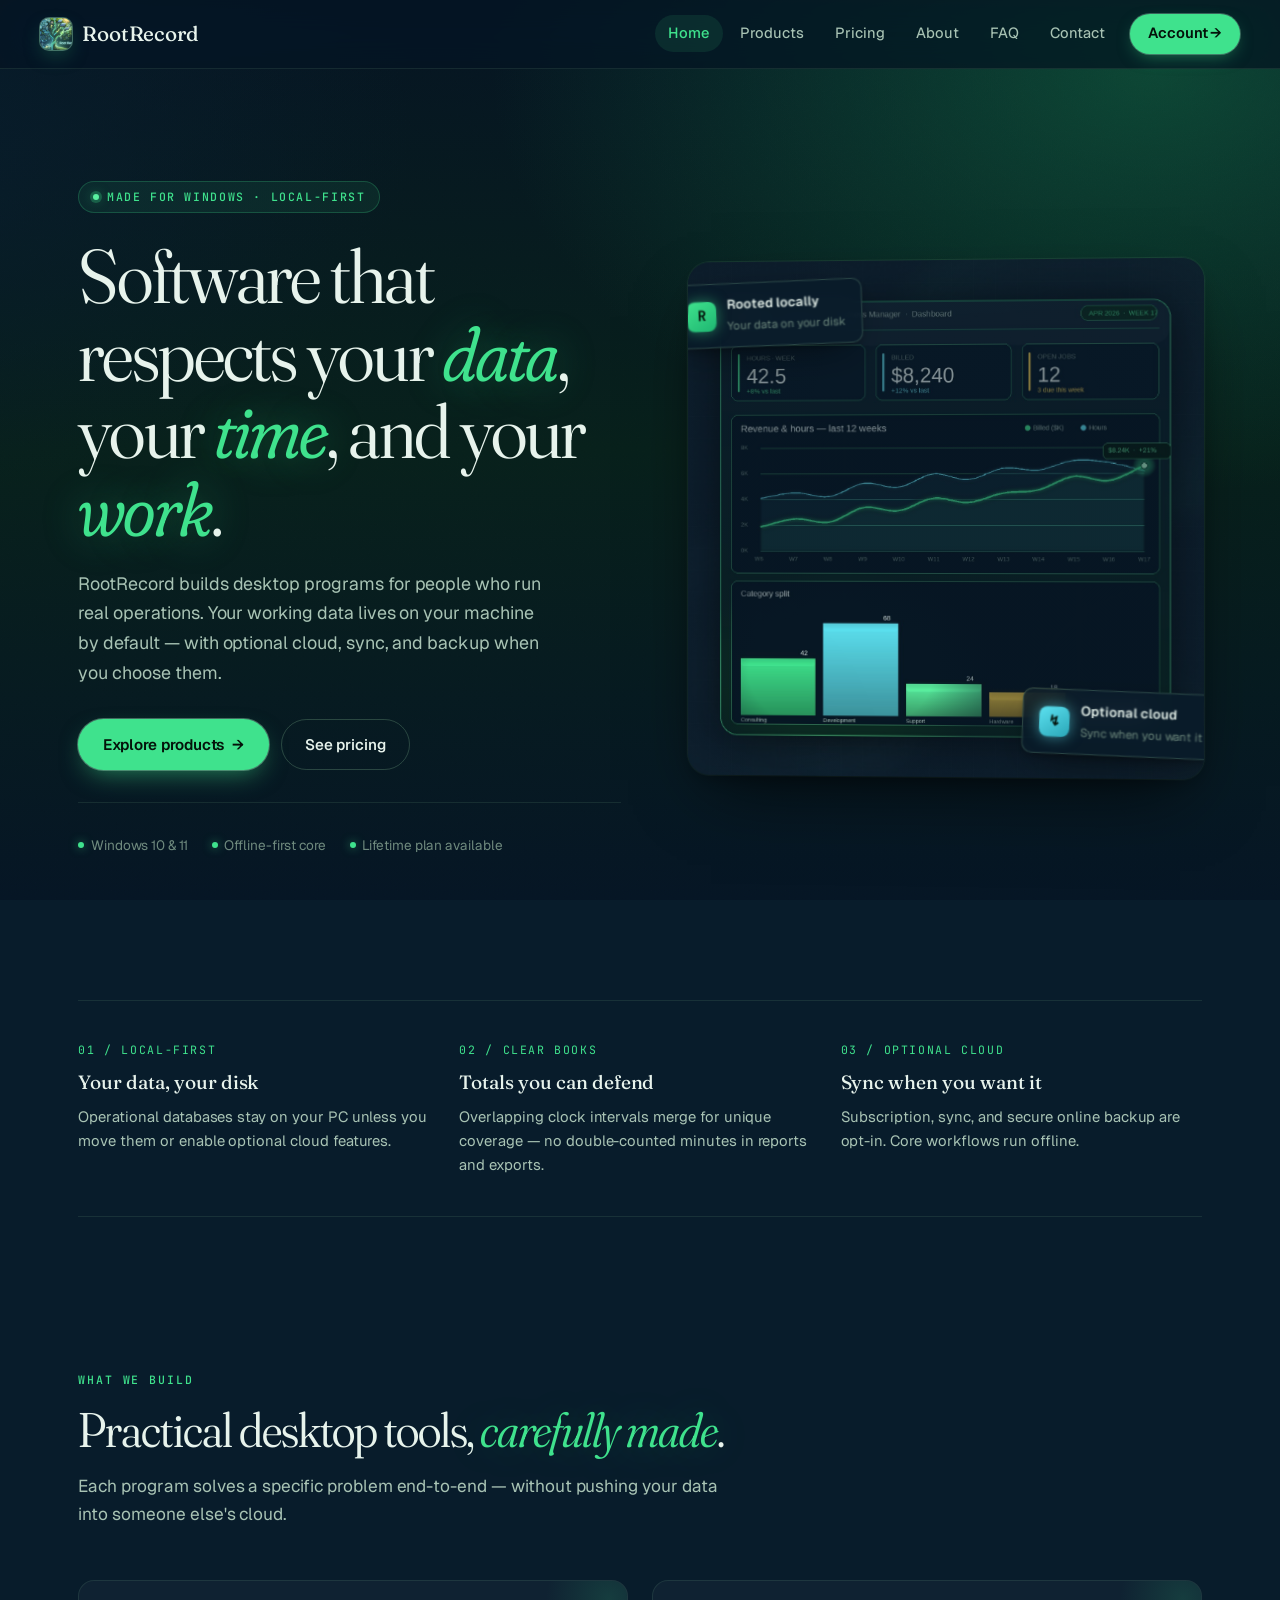
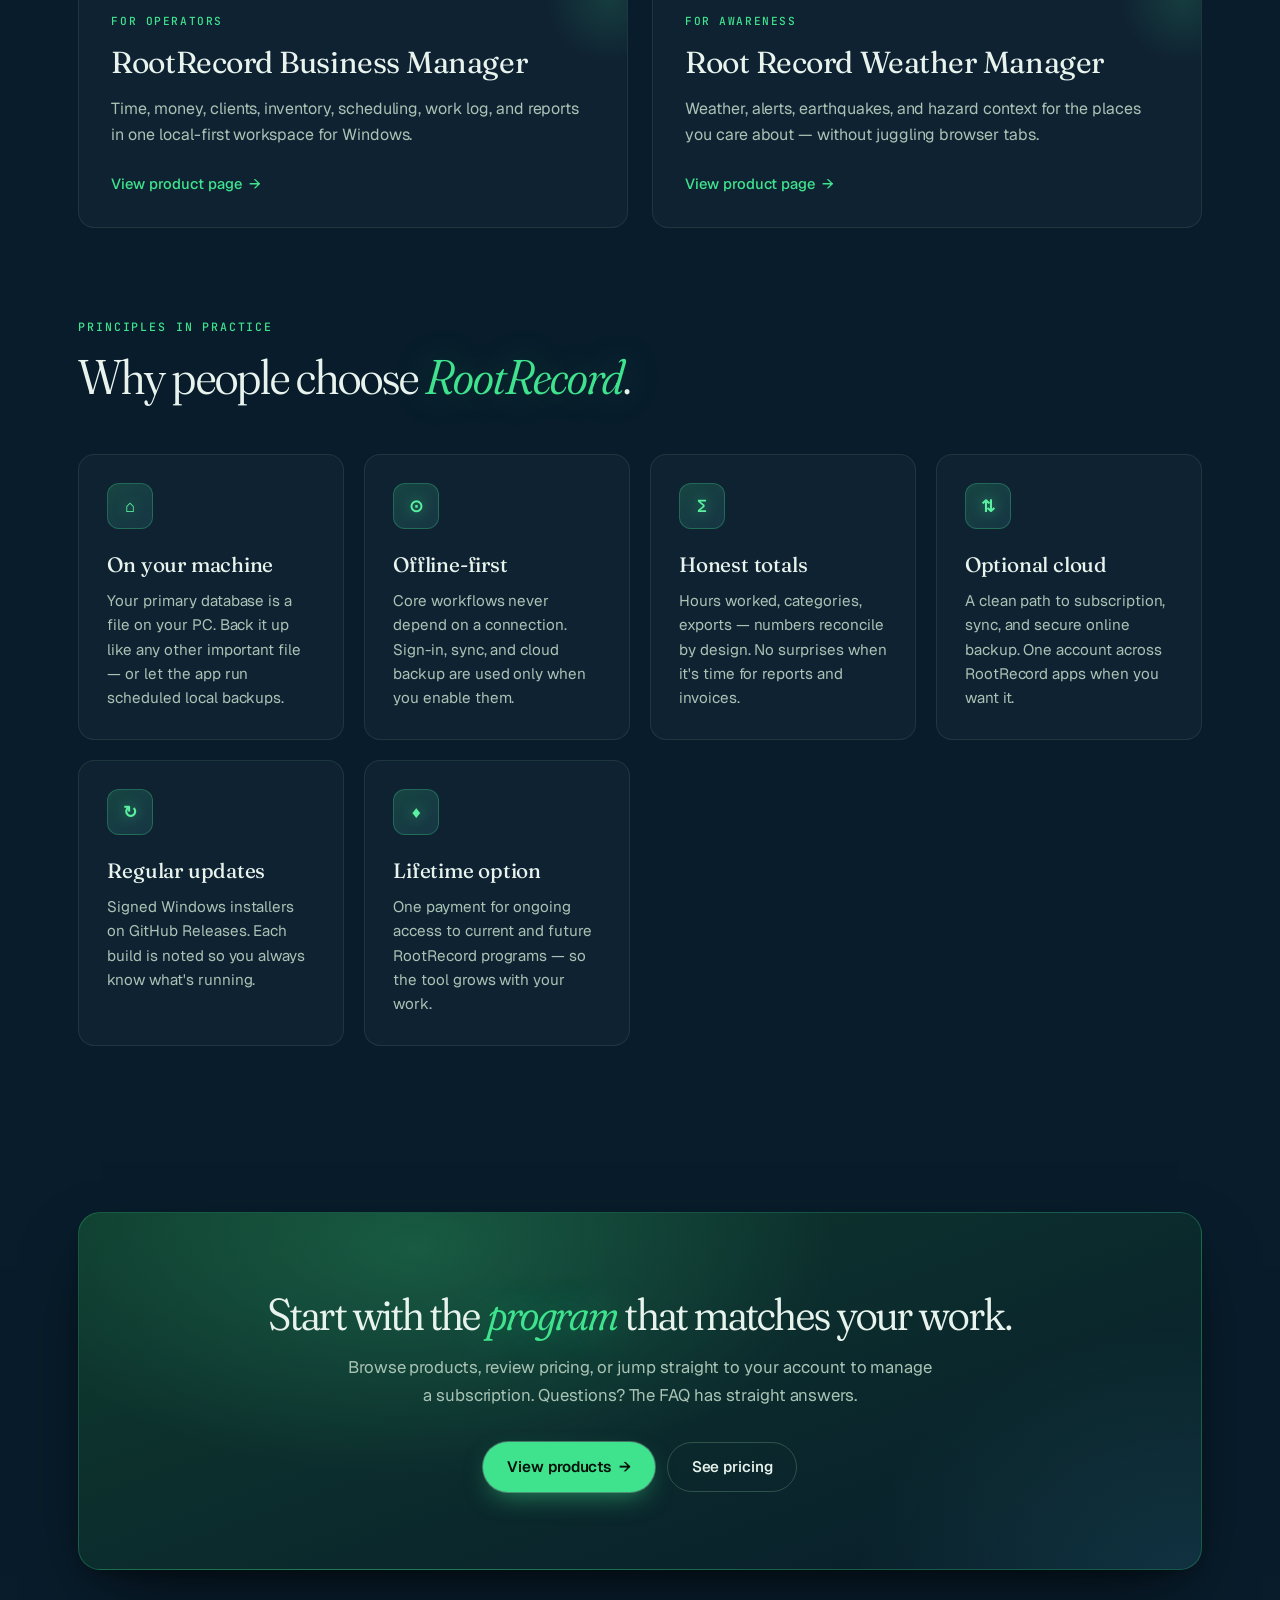
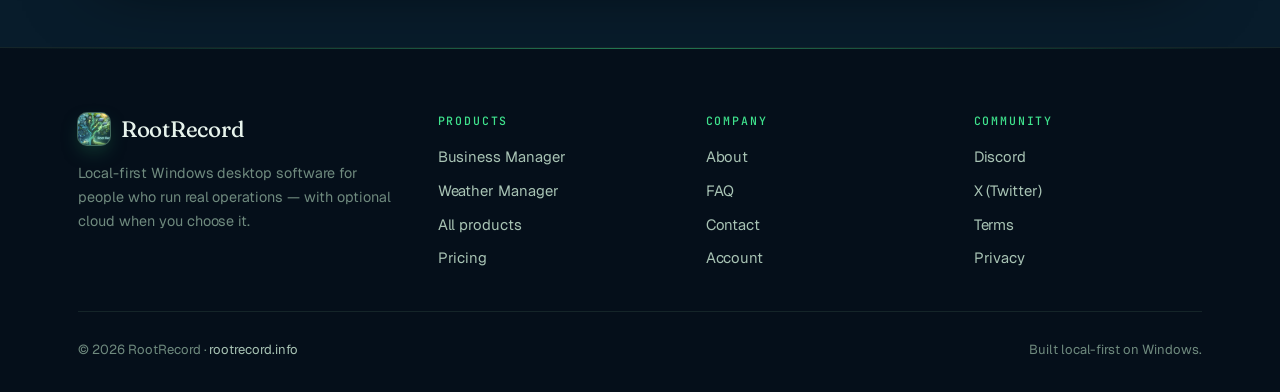
<file: index.html>
<!DOCTYPE html>
<html lang="en">
<head>
  <meta charset="UTF-8">
  <meta name="viewport" content="width=device-width, initial-scale=1.0">
  <title>RootRecord — Local-first desktop software for Windows</title>
  <meta name="description" content="RootRecord builds local-first Windows desktop software for operations, time, money, weather and hazards. Your data stays on your machine. Optional cloud when you choose it.">
  <link rel="preconnect" href="https://fonts.googleapis.com">
  <link rel="preconnect" href="https://fonts.gstatic.com" crossorigin>
  <link href="https://fonts.googleapis.com/css2?family=Fraunces:ital,opsz,wght,SOFT@0,9..144,300..600,30..100;1,9..144,300..600,30..100&family=Geist:wght@400;450;500;600&family=JetBrains+Mono:wght@400;500&display=swap" rel="stylesheet">
  <!-- Favicon -->
  <link rel="icon" href="/favicon.ico" sizes="any">
  <link rel="icon" type="image/png" sizes="32x32" href="/favicon-32.png">
  <link rel="icon" type="image/png" sizes="16x16" href="/favicon-16.png">
  <link rel="apple-touch-icon" sizes="180x180" href="/favicon-180.png">
  <link rel="manifest" href="/site.webmanifest">
  <meta name="theme-color" content="#081C2B">
  <link rel="canonical" href="https://rootrecord.info/">
  <!-- Open Graph / social -->
  <meta property="og:type" content="website">
  <meta property="og:site_name" content="RootRecord">
  <meta property="og:title" content="RootRecord — Local-first desktop software for Windows">
  <meta property="og:description" content="RootRecord builds local-first Windows desktop software for operations, time, money, weather and hazards. Your data stays on your machine. Optional cloud when you choose it.">
  <meta property="og:url" content="https://rootrecord.info/">
  <meta property="og:image" content="https://rootrecord.info/assets/og.jpg">
  <meta property="og:image:width" content="1200">
  <meta property="og:image:height" content="630">
  <meta name="twitter:card" content="summary_large_image">
  <meta name="twitter:site" content="@RootRecord">
  <meta name="twitter:title" content="RootRecord — Local-first desktop software for Windows">
  <meta name="twitter:description" content="RootRecord builds local-first Windows desktop software for operations, time, money, weather and hazards. Your data stays on your machine. Optional cloud when you choose it.">
  <meta name="twitter:image" content="https://rootrecord.info/assets/og.jpg">
  <link rel="stylesheet" href="/styles.css?v=2">
</head>
<body>
  <div class="site">
    <header class="site-header">
      <div class="container site-header-inner">
        <a class="brand" href="/" data-testid="brand-home-link">
          <img class="brand-mark" src="/favicon-180.png" alt="RootRecord logo" width="32" height="32">
          RootRecord
        </a>
        <button class="nav-toggle" type="button" aria-label="Toggle navigation" aria-expanded="false" data-testid="nav-toggle-btn" onclick="document.querySelector('.site-nav').classList.toggle('is-open');this.setAttribute('aria-expanded', this.getAttribute('aria-expanded')==='true'?'false':'true');">
          Menu
        </button>
        <nav class="site-nav" data-testid="primary-nav">
          <a href="/" aria-current="page">Home</a>
          <a href="/products.html">Products</a>
          <a href="/pricing.html">Pricing</a>
          <a href="/about.html">About</a>
          <a href="/faq.html">FAQ</a>
          <a href="/contact.html">Contact</a>
          <a href="/account.html" class="nav-cta" data-testid="nav-account-cta">Account →</a>
        </nav>
      </div>
    </header>

    <main class="site-main">
      <!-- HERO -->
      <section class="hero">
        <div class="container hero-grid">
          <div class="fade-up">
            <span class="eyebrow">Made for Windows · Local-first</span>
            <h1 class="hero-title">Software that respects your <em>data</em>, your <em>time</em>, and your <em>work</em>.</h1>
            <p class="hero-lead">RootRecord builds desktop programs for people who run real operations. Your working data lives on your machine by default — with optional cloud, sync, and backup when you choose them.</p>
            <div class="hero-ctas">
              <a class="btn btn-primary btn-arrow" href="/products.html" data-testid="hero-primary-cta">Explore products</a>
              <a class="btn btn-secondary" href="/pricing.html" data-testid="hero-secondary-cta">See pricing</a>
            </div>
            <div class="hero-meta">
              <span class="hero-meta-item">Windows 10 &amp; 11</span>
              <span class="hero-meta-item">Offline-first core</span>
              <span class="hero-meta-item">Lifetime plan available</span>
            </div>
          </div>

          <div class="fade-up delay-2" aria-hidden="true">
            <div class="hero-visual">
              <img src="/assets/hero-dashboard.jpg" alt="RootRecord Business Manager dashboard — revenue, hours, and category charts" loading="eager">
              <div class="hero-badge tl">
                <div class="hero-badge-icon">R</div>
                <div>
                  <strong>Rooted locally</strong>
                  <span>Your data on your disk</span>
                </div>
              </div>
              <div class="hero-badge br cyan">
                <div class="hero-badge-icon">↯</div>
                <div>
                  <strong>Optional cloud</strong>
                  <span>Sync when you want it</span>
                </div>
              </div>
            </div>
          </div>
        </div>
      </section>

      <!-- PRINCIPLES STRIP -->
      <section class="container">
        <div class="principles">
          <div class="principle">
            <div class="principle-num">01 / Local-first</div>
            <h3>Your data, your disk</h3>
            <p>Operational databases stay on your PC unless you move them or enable optional cloud features.</p>
          </div>
          <div class="principle">
            <div class="principle-num">02 / Clear books</div>
            <h3>Totals you can defend</h3>
            <p>Overlapping clock intervals merge for unique coverage — no double-counted minutes in reports and exports.</p>
          </div>
          <div class="principle">
            <div class="principle-num">03 / Optional cloud</div>
            <h3>Sync when you want it</h3>
            <p>Subscription, sync, and secure online backup are opt-in. Core workflows run offline.</p>
          </div>
        </div>
      </section>

      <!-- FEATURES -->
      <section class="section">
        <div class="container">
          <div class="section-header">
            <div class="section-kicker">What we build</div>
            <h2 class="section-title">Practical desktop tools, <em>carefully made</em>.</h2>
            <p class="section-lead">Each program solves a specific problem end-to-end — without pushing your data into someone else's cloud.</p>
          </div>

          <ul class="products-grid" data-testid="home-products-list">
            <li>
              <a class="product-card" href="/rootrecord-business-manager.html" data-testid="product-card-business">
                <span class="product-card-tag">For operators</span>
                <h3 class="product-card-title">RootRecord Business Manager</h3>
                <p class="product-card-desc">Time, money, clients, inventory, scheduling, work log, and reports in one local-first workspace for Windows.</p>
                <span class="product-card-cta">View product page</span>
              </a>
            </li>
            <li>
              <a class="product-card" href="/rootrecord-weather-manager.html" data-testid="product-card-weather">
                <span class="product-card-tag">For awareness</span>
                <h3 class="product-card-title">Root Record Weather Manager</h3>
                <p class="product-card-desc">Weather, alerts, earthquakes, and hazard context for the places you care about — without juggling browser tabs.</p>
                <span class="product-card-cta">View product page</span>
              </a>
            </li>
          </ul>
        </div>
      </section>

      <!-- WHY / FEATURE GRID -->
      <section class="section" style="padding-top:0">
        <div class="container">
          <div class="section-header">
            <div class="section-kicker">Principles in practice</div>
            <h2 class="section-title">Why people choose <em>RootRecord</em>.</h2>
          </div>
          <div class="features">
            <div class="feature">
              <div class="feature-icon">⌂</div>
              <h3>On your machine</h3>
              <p>Your primary database is a file on your PC. Back it up like any other important file — or let the app run scheduled local backups.</p>
            </div>
            <div class="feature">
              <div class="feature-icon">⊙</div>
              <h3>Offline-first</h3>
              <p>Core workflows never depend on a connection. Sign-in, sync, and cloud backup are used only when you enable them.</p>
            </div>
            <div class="feature">
              <div class="feature-icon">Σ</div>
              <h3>Honest totals</h3>
              <p>Hours worked, categories, exports — numbers reconcile by design. No surprises when it's time for reports and invoices.</p>
            </div>
            <div class="feature">
              <div class="feature-icon">⇅</div>
              <h3>Optional cloud</h3>
              <p>A clean path to subscription, sync, and secure online backup. One account across RootRecord apps when you want it.</p>
            </div>
            <div class="feature">
              <div class="feature-icon">↻</div>
              <h3>Regular updates</h3>
              <p>Signed Windows installers on GitHub Releases. Each build is noted so you always know what's running.</p>
            </div>
            <div class="feature">
              <div class="feature-icon">♦</div>
              <h3>Lifetime option</h3>
              <p>One payment for ongoing access to current and future RootRecord programs — so the tool grows with your work.</p>
            </div>
          </div>
        </div>
      </section>

      <!-- CTA BAND -->
      <section class="container">
        <div class="cta-band">
          <h2 class="cta-band-title">Start with the <em>program</em> that matches your work.</h2>
          <p class="cta-band-lead">Browse products, review pricing, or jump straight to your account to manage a subscription. Questions? The FAQ has straight answers.</p>
          <div class="cta-row">
            <a class="btn btn-primary btn-arrow" href="/products.html" data-testid="cta-band-products">View products</a>
            <a class="btn btn-secondary" href="/pricing.html" data-testid="cta-band-pricing">See pricing</a>
          </div>
        </div>
      </section>
    </main>

    <footer class="site-footer">
      <div class="container">
        <div class="footer-grid">
          <div class="footer-brand">
            <a class="brand" href="/"><img class="brand-mark" src="/favicon-180.png" alt="RootRecord logo" width="32" height="32">RootRecord</a>
            <p>Local-first Windows desktop software for people who run real operations — with optional cloud when you choose it.</p>
          </div>
          <div class="footer-col">
            <h4>Products</h4>
            <ul>
              <li><a href="/rootrecord-business-manager.html">Business Manager</a></li>
              <li><a href="/rootrecord-weather-manager.html">Weather Manager</a></li>
              <li><a href="/products.html">All products</a></li>
              <li><a href="/pricing.html">Pricing</a></li>
            </ul>
          </div>
          <div class="footer-col">
            <h4>Company</h4>
            <ul>
              <li><a href="/about.html">About</a></li>
              <li><a href="/faq.html">FAQ</a></li>
              <li><a href="/contact.html">Contact</a></li>
              <li><a href="/account.html">Account</a></li>
            </ul>
          </div>
          <div class="footer-col">
            <h4>Community</h4>
            <ul>
              <li><a href="https://discord.gg/CPaDYuFkU" target="_blank" rel="noopener">Discord</a></li>
              <li><a href="https://x.com/RootRecord" target="_blank" rel="noopener">X (Twitter)</a></li>
              <li><a href="/terms.html">Terms</a></li>
              <li><a href="/privacy.html">Privacy</a></li>
            </ul>
          </div>
        </div>
        <div class="footer-bottom">
          <span>© <span id="yr">2026</span> RootRecord · <a href="https://rootrecord.info/">rootrecord.info</a></span>
          <span>Built local-first on Windows.</span>
        </div>
      </div>
    </footer>
  </div>
  <script>document.getElementById('yr').textContent=new Date().getFullYear();</script>
</body>
</html>
</file>
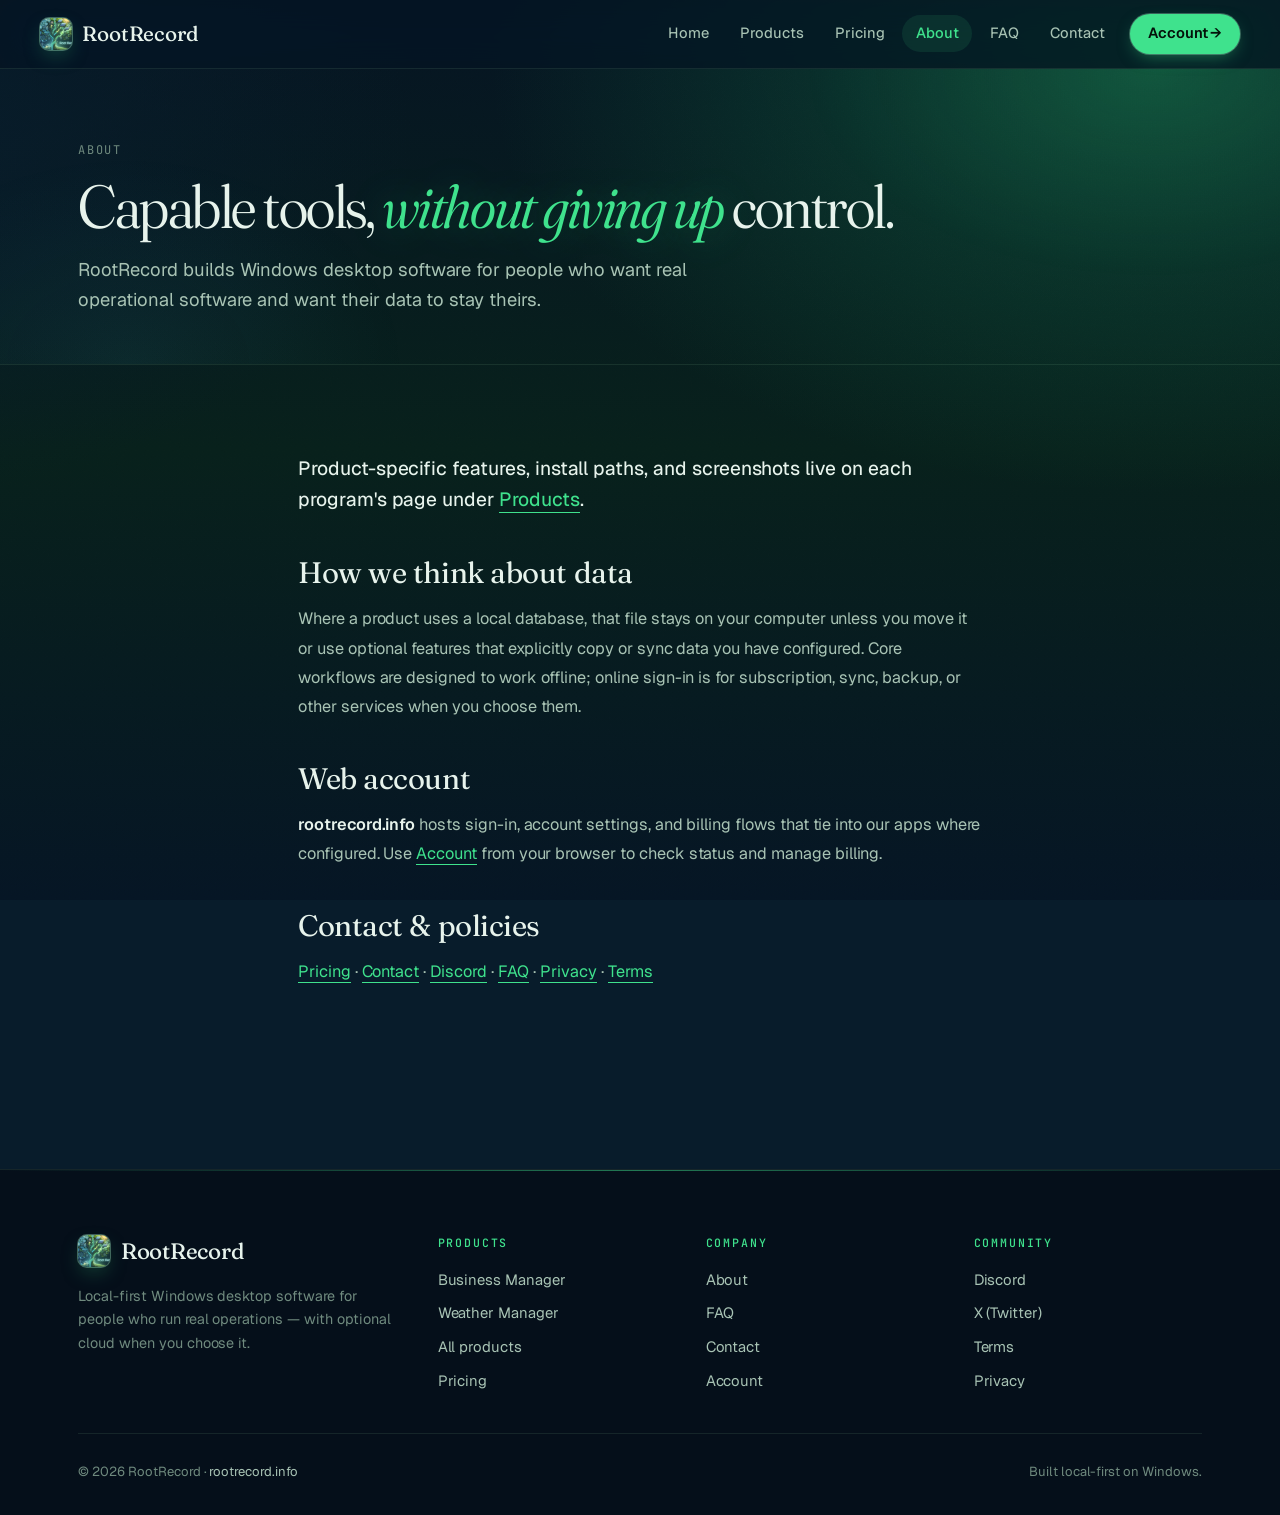
<file: about.html>
<!DOCTYPE html>
<html lang="en">
<head>
  <meta charset="UTF-8">
  <meta name="viewport" content="width=device-width, initial-scale=1.0">
  <title>About — RootRecord</title>
  <meta name="description" content="About RootRecord: local-first Windows desktop software, optional cloud, and rootrecord.info account services.">
  <link rel="preconnect" href="https://fonts.googleapis.com">
  <link rel="preconnect" href="https://fonts.gstatic.com" crossorigin>
  <link href="https://fonts.googleapis.com/css2?family=Fraunces:ital,opsz,wght,SOFT@0,9..144,300..600,30..100;1,9..144,300..600,30..100&family=Geist:wght@400;450;500;600&family=JetBrains+Mono:wght@400;500&display=swap" rel="stylesheet">
  <!-- Favicon -->
  <link rel="icon" href="/favicon.ico" sizes="any">
  <link rel="icon" type="image/png" sizes="32x32" href="/favicon-32.png">
  <link rel="icon" type="image/png" sizes="16x16" href="/favicon-16.png">
  <link rel="apple-touch-icon" sizes="180x180" href="/favicon-180.png">
  <link rel="manifest" href="/site.webmanifest">
  <meta name="theme-color" content="#081C2B">
  <link rel="canonical" href="https://rootrecord.info/about.html">
  <!-- Open Graph / social -->
  <meta property="og:type" content="website">
  <meta property="og:site_name" content="RootRecord">
  <meta property="og:title" content="About — RootRecord">
  <meta property="og:description" content="About RootRecord: local-first Windows desktop software, optional cloud, and rootrecord.info account services.">
  <meta property="og:url" content="https://rootrecord.info/about.html">
  <meta property="og:image" content="https://rootrecord.info/assets/og.jpg">
  <meta property="og:image:width" content="1200">
  <meta property="og:image:height" content="630">
  <meta name="twitter:card" content="summary_large_image">
  <meta name="twitter:site" content="@RootRecord">
  <meta name="twitter:title" content="About — RootRecord">
  <meta name="twitter:description" content="About RootRecord: local-first Windows desktop software, optional cloud, and rootrecord.info account services.">
  <meta name="twitter:image" content="https://rootrecord.info/assets/og.jpg">
  <link rel="stylesheet" href="/styles.css?v=2">
</head>
<body>
  <div class="site">
    <header class="site-header">
      <div class="container site-header-inner">
        <a class="brand" href="/"><img class="brand-mark" src="/favicon-180.png" alt="RootRecord logo" width="32" height="32">RootRecord</a>
        <button class="nav-toggle" type="button" aria-label="Toggle navigation" aria-expanded="false" onclick="document.querySelector('.site-nav').classList.toggle('is-open');this.setAttribute('aria-expanded', this.getAttribute('aria-expanded')==='true'?'false':'true');">Menu</button>
        <nav class="site-nav">
          <a href="/">Home</a>
          <a href="/products.html">Products</a>
          <a href="/pricing.html">Pricing</a>
          <a href="/about.html" aria-current="page">About</a>
          <a href="/faq.html">FAQ</a>
          <a href="/contact.html">Contact</a>
          <a href="/account.html" class="nav-cta">Account →</a>
        </nav>
      </div>
    </header>

    <main class="site-main">
      <section class="page-header">
        <div class="container">
          <div class="page-header-inner">
            <p class="breadcrumb">About</p>
            <h1 class="page-title">Capable tools, <em>without giving up</em> control.</h1>
            <p class="page-lead">RootRecord builds Windows desktop software for people who want real operational software and want their data to stay theirs.</p>
          </div>
        </div>
      </section>

      <section class="section">
        <div class="container-narrow prose">
          <p class="lead">Product-specific features, install paths, and screenshots live on each program's page under <a href="/products.html">Products</a>.</p>

          <h2>How we think about data</h2>
          <p>Where a product uses a local database, that file stays on your computer unless you move it or use optional features that explicitly copy or sync data you have configured. Core workflows are designed to work offline; online sign-in is for subscription, sync, backup, or other services when you choose them.</p>

          <h2>Web account</h2>
          <p><strong>rootrecord.info</strong> hosts sign-in, account settings, and billing flows that tie into our apps where configured. Use <a href="/account.html">Account</a> from your browser to check status and manage billing.</p>

          <h2>Contact &amp; policies</h2>
          <p><a href="/pricing.html">Pricing</a> · <a href="/contact.html">Contact</a> · <a href="https://discord.gg/CPaDYuFkU" target="_blank" rel="noopener">Discord</a> · <a href="/faq.html">FAQ</a> · <a href="/privacy.html">Privacy</a> · <a href="/terms.html">Terms</a></p>
        </div>
      </section>
    </main>

    <footer class="site-footer">
      <div class="container">
        <div class="footer-grid">
          <div class="footer-brand">
            <a class="brand" href="/"><img class="brand-mark" src="/favicon-180.png" alt="RootRecord logo" width="32" height="32">RootRecord</a>
            <p>Local-first Windows desktop software for people who run real operations — with optional cloud when you choose it.</p>
          </div>
          <div class="footer-col"><h4>Products</h4><ul><li><a href="/rootrecord-business-manager.html">Business Manager</a></li><li><a href="/rootrecord-weather-manager.html">Weather Manager</a></li><li><a href="/products.html">All products</a></li><li><a href="/pricing.html">Pricing</a></li></ul></div>
          <div class="footer-col"><h4>Company</h4><ul><li><a href="/about.html">About</a></li><li><a href="/faq.html">FAQ</a></li><li><a href="/contact.html">Contact</a></li><li><a href="/account.html">Account</a></li></ul></div>
          <div class="footer-col"><h4>Community</h4><ul><li><a href="https://discord.gg/CPaDYuFkU" target="_blank" rel="noopener">Discord</a></li><li><a href="https://x.com/RootRecord" target="_blank" rel="noopener">X (Twitter)</a></li><li><a href="/terms.html">Terms</a></li><li><a href="/privacy.html">Privacy</a></li></ul></div>
        </div>
        <div class="footer-bottom">
          <span>© <span id="yr">2026</span> RootRecord · <a href="https://rootrecord.info/">rootrecord.info</a></span>
          <span>Built local-first on Windows.</span>
        </div>
      </div>
    </footer>
  </div>
  <script>document.getElementById('yr').textContent=new Date().getFullYear();</script>
</body>
</html>
</file>
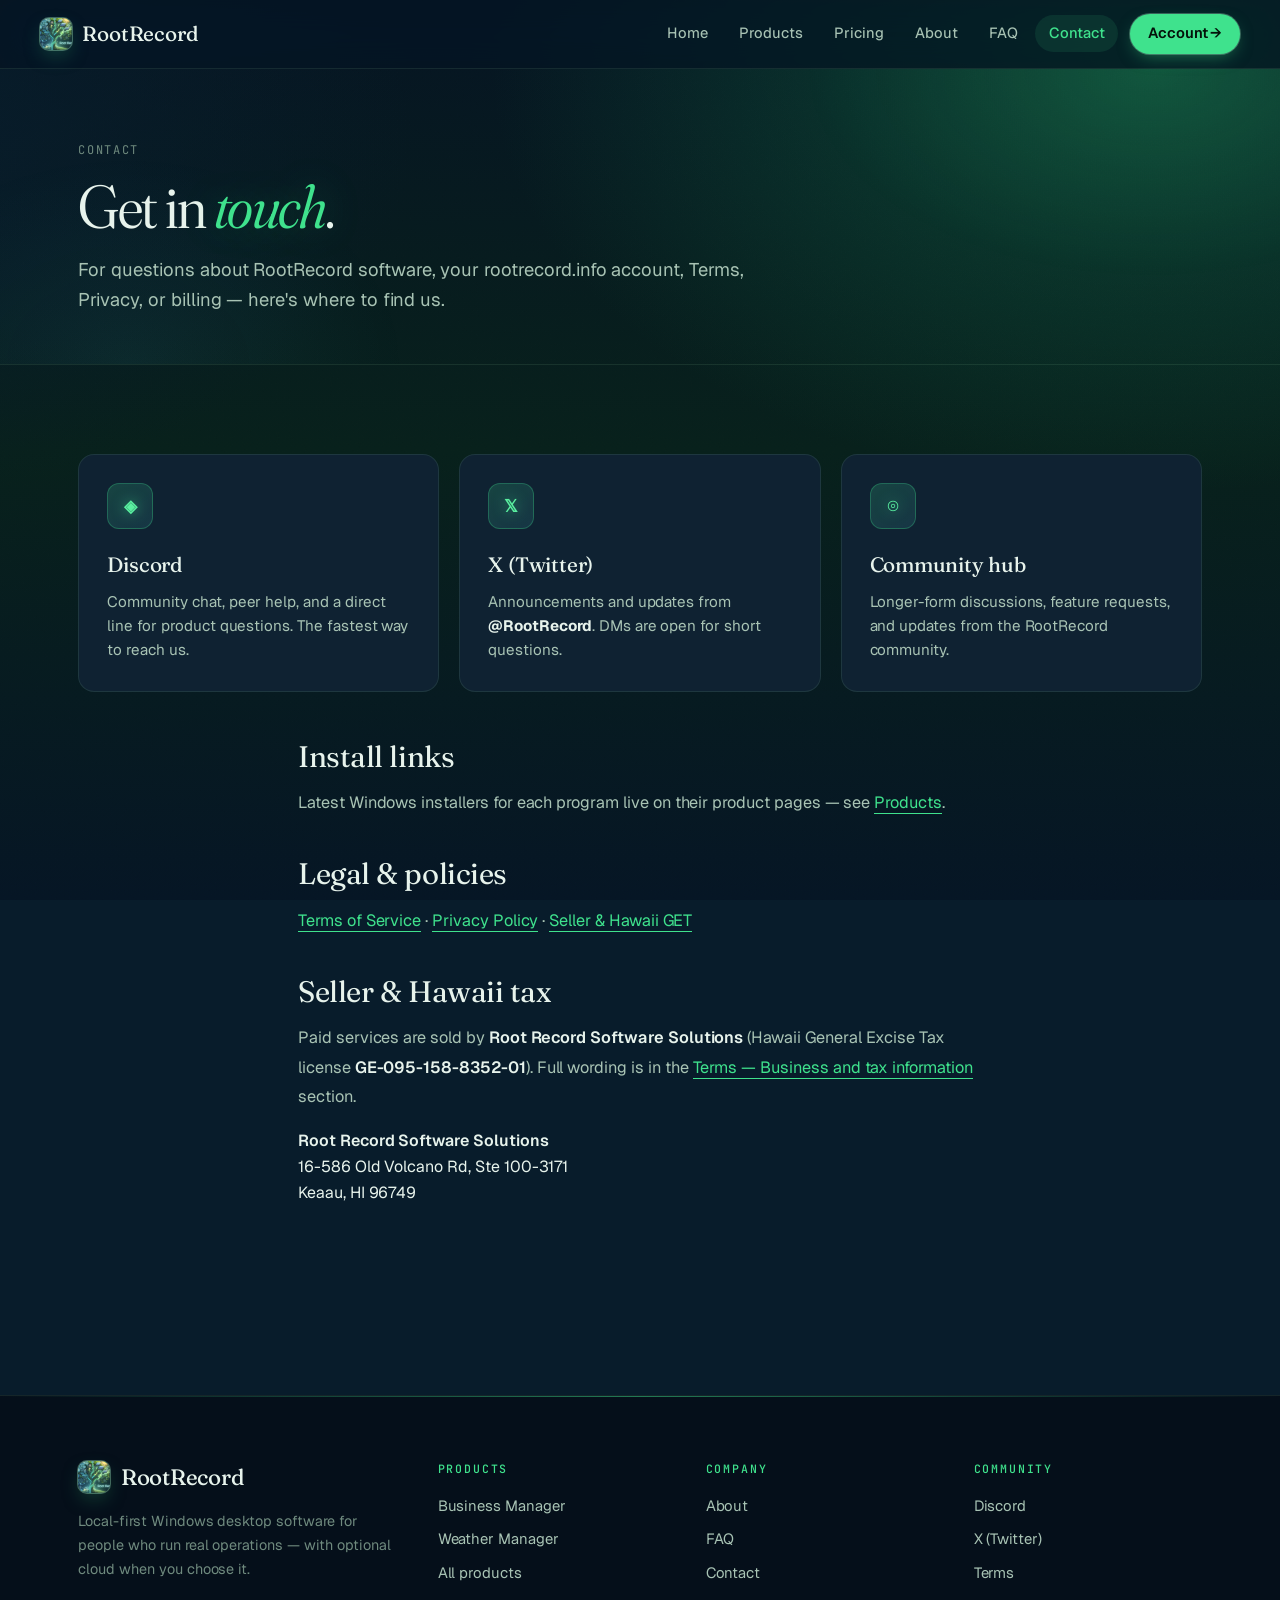
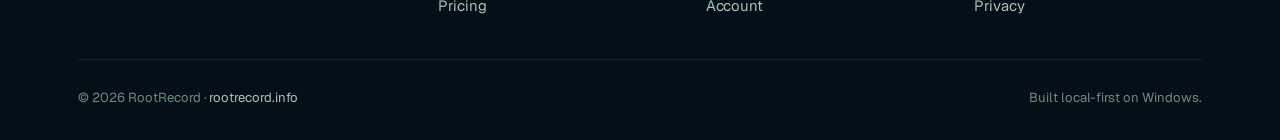
<file: contact.html>
﻿<!DOCTYPE html>
<html lang="en">
<head>
  <meta charset="UTF-8">
  <meta name="viewport" content="width=device-width, initial-scale=1.0">
  <title>Contact — RootRecord</title>
  <meta name="description" content="Contact RootRecord: support channels for RootRecord products and the rootrecord.info account.">
  <link rel="preconnect" href="https://fonts.googleapis.com">
  <link rel="preconnect" href="https://fonts.gstatic.com" crossorigin>
  <link href="https://fonts.googleapis.com/css2?family=Fraunces:ital,opsz,wght,SOFT@0,9..144,300..600,30..100;1,9..144,300..600,30..100&family=Geist:wght@400;450;500;600&family=JetBrains+Mono:wght@400;500&display=swap" rel="stylesheet">
  <!-- Favicon -->
  <link rel="icon" href="/favicon.ico" sizes="any">
  <link rel="icon" type="image/png" sizes="32x32" href="/favicon-32.png">
  <link rel="icon" type="image/png" sizes="16x16" href="/favicon-16.png">
  <link rel="apple-touch-icon" sizes="180x180" href="/favicon-180.png">
  <link rel="manifest" href="/site.webmanifest">
  <meta name="theme-color" content="#081C2B">
  <link rel="canonical" href="https://rootrecord.info/contact.html">
  <!-- Open Graph / social -->
  <meta property="og:type" content="website">
  <meta property="og:site_name" content="RootRecord">
  <meta property="og:title" content="Contact — RootRecord">
  <meta property="og:description" content="Contact RootRecord: support channels for RootRecord products and the rootrecord.info account.">
  <meta property="og:url" content="https://rootrecord.info/contact.html">
  <meta property="og:image" content="https://rootrecord.info/assets/og.jpg">
  <meta property="og:image:width" content="1200">
  <meta property="og:image:height" content="630">
  <meta name="twitter:card" content="summary_large_image">
  <meta name="twitter:site" content="@RootRecord">
  <meta name="twitter:title" content="Contact — RootRecord">
  <meta name="twitter:description" content="Contact RootRecord: support channels for RootRecord products and the rootrecord.info account.">
  <meta name="twitter:image" content="https://rootrecord.info/assets/og.jpg">
  <link rel="stylesheet" href="/styles.css?v=2">
</head>
<body>
  <div class="site">
    <header class="site-header">
      <div class="container site-header-inner">
        <a class="brand" href="/"><img class="brand-mark" src="/favicon-180.png" alt="RootRecord logo" width="32" height="32">RootRecord</a>
        <button class="nav-toggle" type="button" aria-label="Toggle navigation" aria-expanded="false" onclick="document.querySelector('.site-nav').classList.toggle('is-open');this.setAttribute('aria-expanded', this.getAttribute('aria-expanded')==='true'?'false':'true');">Menu</button>
        <nav class="site-nav">
          <a href="/">Home</a>
          <a href="/products.html">Products</a>
          <a href="/pricing.html">Pricing</a>
          <a href="/about.html">About</a>
          <a href="/faq.html">FAQ</a>
          <a href="/contact.html" aria-current="page">Contact</a>
          <a href="/account.html" class="nav-cta">Account →</a>
        </nav>
      </div>
    </header>

    <main class="site-main">
      <section class="page-header">
        <div class="container">
          <div class="page-header-inner">
            <p class="breadcrumb">Contact</p>
            <h1 class="page-title">Get in <em>touch</em>.</h1>
            <p class="page-lead">For questions about RootRecord software, your rootrecord.info account, Terms, Privacy, or billing — here's where to find us.</p>
          </div>
        </div>
      </section>

      <section class="section">
        <div class="container">
          <div class="features" data-testid="contact-channels">
            <a class="feature" href="https://discord.gg/CPaDYuFkU" target="_blank" rel="noopener" style="text-decoration:none" data-testid="contact-discord">
              <div class="feature-icon">◈</div>
              <h3>Discord</h3>
              <p>Community chat, peer help, and a direct line for product questions. The fastest way to reach us.</p>
            </a>
            <a class="feature" href="https://x.com/RootRecord" target="_blank" rel="noopener" style="text-decoration:none" data-testid="contact-x">
              <div class="feature-icon">𝕏</div>
              <h3>X (Twitter)</h3>
              <p>Announcements and updates from <strong style="color:var(--ink)">@RootRecord</strong>. DMs are open for short questions.</p>
            </a>
            <a class="feature" href="https://rootrecord.info/community" style="text-decoration:none" data-testid="contact-community">
              <div class="feature-icon">◎</div>
              <h3>Community hub</h3>
              <p>Longer-form discussions, feature requests, and updates from the RootRecord community.</p>
            </a>
          </div>

          <div class="container-narrow prose" style="margin-top:3rem">
            <h2>Install links</h2>
            <p>Latest Windows installers for each program live on their product pages — see <a href="/products.html">Products</a>.</p>

            <h2>Legal &amp; policies</h2>
            <p><a href="/terms.html">Terms of Service</a> · <a href="/privacy.html">Privacy Policy</a> · <a href="/terms.html#business-tax">Seller &amp; Hawaii GET</a></p>

            <h2>Seller &amp; Hawaii tax</h2>
            <p>Paid services are sold by <strong>Root Record Software Solutions</strong> (Hawaii General Excise Tax license <strong>GE-095-158-8352-01</strong>). Full wording is in the <a href="/terms.html#business-tax">Terms — Business and tax information</a> section.</p>
            <address class="seller-address">
              <strong>Root Record Software Solutions</strong><br>
              16-586 Old Volcano Rd, Ste 100-3171<br>
              Keaau, HI 96749
            </address>
          </div>
        </div>
      </section>
    </main>

    <footer class="site-footer">
      <div class="container">
        <div class="footer-grid">
          <div class="footer-brand">
            <a class="brand" href="/"><img class="brand-mark" src="/favicon-180.png" alt="RootRecord logo" width="32" height="32">RootRecord</a>
            <p>Local-first Windows desktop software for people who run real operations — with optional cloud when you choose it.</p>
          </div>
          <div class="footer-col"><h4>Products</h4><ul><li><a href="/rootrecord-business-manager.html">Business Manager</a></li><li><a href="/rootrecord-weather-manager.html">Weather Manager</a></li><li><a href="/products.html">All products</a></li><li><a href="/pricing.html">Pricing</a></li></ul></div>
          <div class="footer-col"><h4>Company</h4><ul><li><a href="/about.html">About</a></li><li><a href="/faq.html">FAQ</a></li><li><a href="/contact.html">Contact</a></li><li><a href="/account.html">Account</a></li></ul></div>
          <div class="footer-col"><h4>Community</h4><ul><li><a href="https://discord.gg/CPaDYuFkU" target="_blank" rel="noopener">Discord</a></li><li><a href="https://x.com/RootRecord" target="_blank" rel="noopener">X (Twitter)</a></li><li><a href="/terms.html">Terms</a></li><li><a href="/privacy.html">Privacy</a></li></ul></div>
        </div>
        <div class="footer-bottom">
          <span>© <span id="yr">2026</span> RootRecord · <a href="https://rootrecord.info/">rootrecord.info</a></span>
          <span>Built local-first on Windows.</span>
        </div>
      </div>
    </footer>
  </div>
  <script>document.getElementById('yr').textContent=new Date().getFullYear();</script>
</body>
</html>
</file>
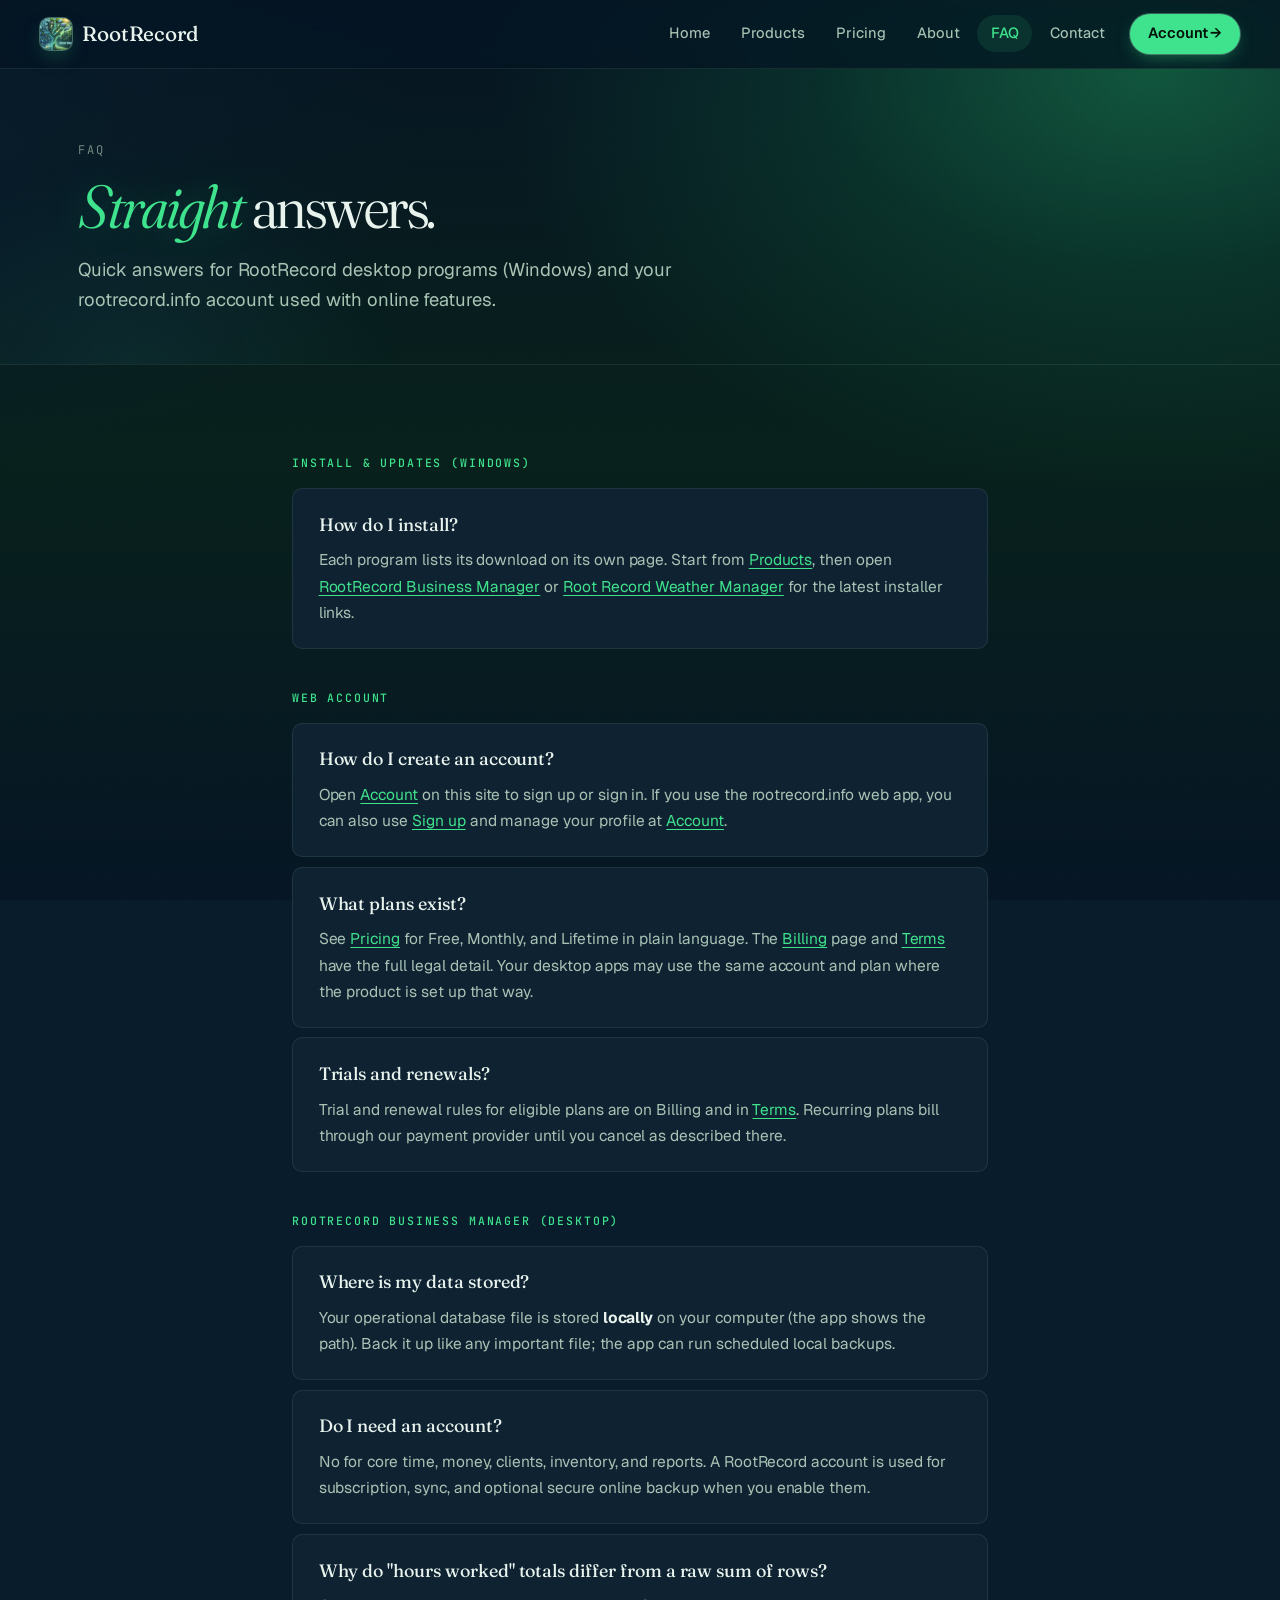
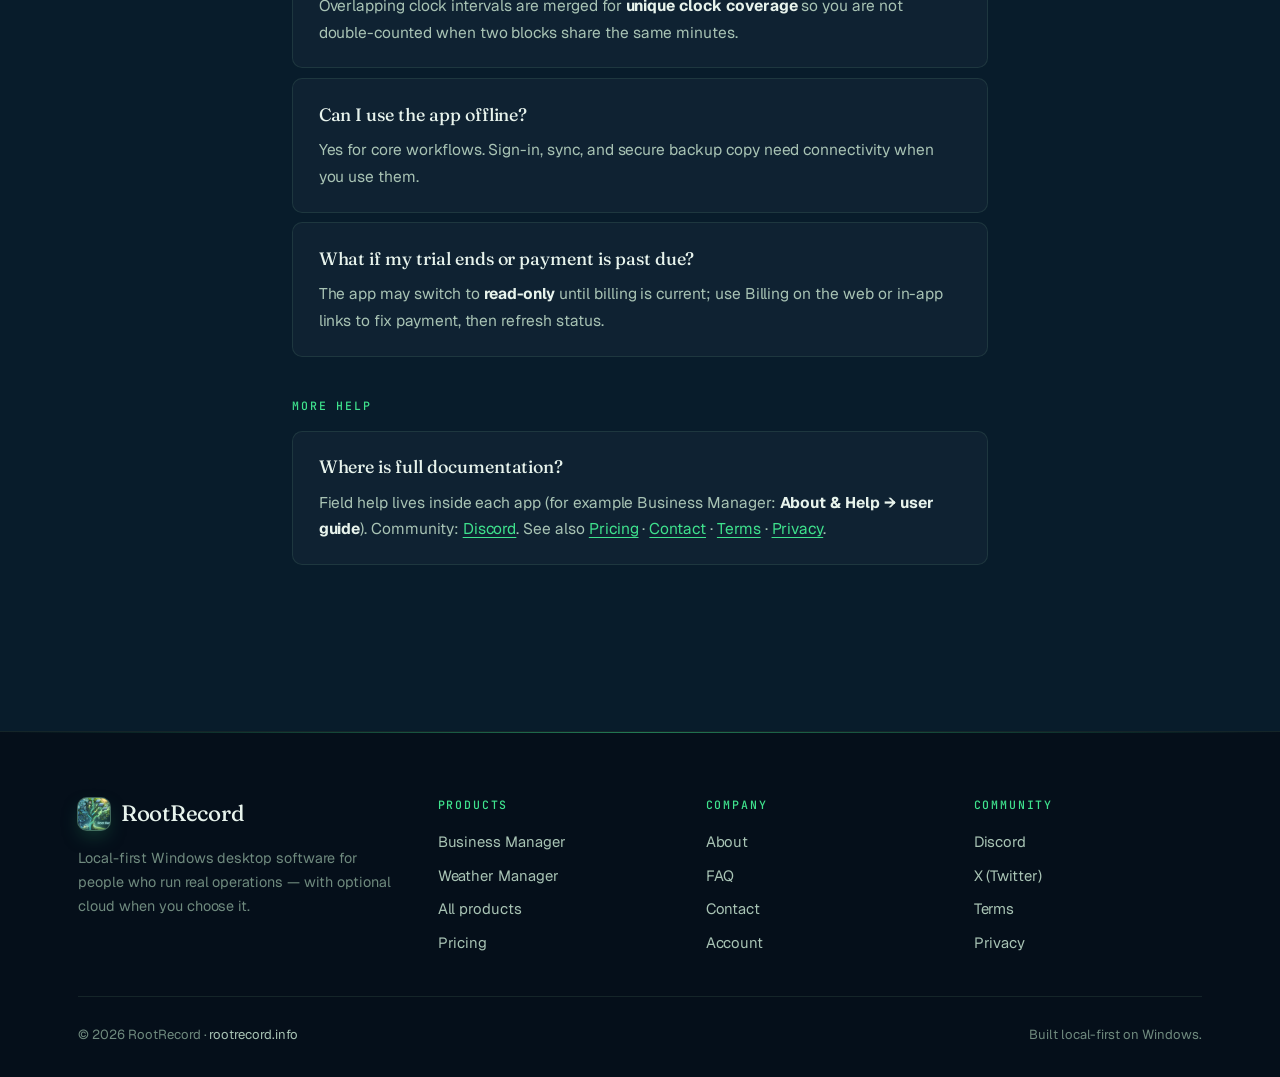
<file: faq.html>
<!DOCTYPE html>
<html lang="en">
<head>
  <meta charset="UTF-8">
  <meta name="viewport" content="width=device-width, initial-scale=1.0">
  <title>FAQ — RootRecord</title>
  <meta name="description" content="FAQ: RootRecord products for Windows, rootrecord.info account, install, and billing — answered in plain language.">
  <link rel="preconnect" href="https://fonts.googleapis.com">
  <link rel="preconnect" href="https://fonts.gstatic.com" crossorigin>
  <link href="https://fonts.googleapis.com/css2?family=Fraunces:ital,opsz,wght,SOFT@0,9..144,300..600,30..100;1,9..144,300..600,30..100&family=Geist:wght@400;450;500;600&family=JetBrains+Mono:wght@400;500&display=swap" rel="stylesheet">
  <!-- Favicon -->
  <link rel="icon" href="/favicon.ico" sizes="any">
  <link rel="icon" type="image/png" sizes="32x32" href="/favicon-32.png">
  <link rel="icon" type="image/png" sizes="16x16" href="/favicon-16.png">
  <link rel="apple-touch-icon" sizes="180x180" href="/favicon-180.png">
  <link rel="manifest" href="/site.webmanifest">
  <meta name="theme-color" content="#081C2B">
  <link rel="canonical" href="https://rootrecord.info/faq.html">
  <!-- Open Graph / social -->
  <meta property="og:type" content="website">
  <meta property="og:site_name" content="RootRecord">
  <meta property="og:title" content="FAQ — RootRecord">
  <meta property="og:description" content="FAQ: RootRecord products for Windows, rootrecord.info account, install, and billing — answered in plain language.">
  <meta property="og:url" content="https://rootrecord.info/faq.html">
  <meta property="og:image" content="https://rootrecord.info/assets/og.jpg">
  <meta property="og:image:width" content="1200">
  <meta property="og:image:height" content="630">
  <meta name="twitter:card" content="summary_large_image">
  <meta name="twitter:site" content="@RootRecord">
  <meta name="twitter:title" content="FAQ — RootRecord">
  <meta name="twitter:description" content="FAQ: RootRecord products for Windows, rootrecord.info account, install, and billing — answered in plain language.">
  <meta name="twitter:image" content="https://rootrecord.info/assets/og.jpg">
  <link rel="stylesheet" href="/styles.css?v=2">
</head>
<body>
  <div class="site">
    <header class="site-header">
      <div class="container site-header-inner">
        <a class="brand" href="/"><img class="brand-mark" src="/favicon-180.png" alt="RootRecord logo" width="32" height="32">RootRecord</a>
        <button class="nav-toggle" type="button" aria-label="Toggle navigation" aria-expanded="false" onclick="document.querySelector('.site-nav').classList.toggle('is-open');this.setAttribute('aria-expanded', this.getAttribute('aria-expanded')==='true'?'false':'true');">Menu</button>
        <nav class="site-nav">
          <a href="/">Home</a>
          <a href="/products.html">Products</a>
          <a href="/pricing.html">Pricing</a>
          <a href="/about.html">About</a>
          <a href="/faq.html" aria-current="page">FAQ</a>
          <a href="/contact.html">Contact</a>
          <a href="/account.html" class="nav-cta">Account →</a>
        </nav>
      </div>
    </header>

    <main class="site-main">
      <section class="page-header">
        <div class="container">
          <div class="page-header-inner">
            <p class="breadcrumb">FAQ</p>
            <h1 class="page-title"><em>Straight</em> answers.</h1>
            <p class="page-lead">Quick answers for RootRecord desktop programs (Windows) and your rootrecord.info account used with online features.</p>
          </div>
        </div>
      </section>

      <section class="section">
        <div class="container-narrow">
          <h2 class="faq-section-title">Install &amp; updates (Windows)</h2>
          <div class="faq-list" data-testid="faq-install">
            <div class="faq-item">
              <h3>How do I install?</h3>
              <p>Each program lists its download on its own page. Start from <a href="/products.html" style="color:var(--moss);text-decoration:underline;text-underline-offset:3px">Products</a>, then open <a href="/rootrecord-business-manager.html" style="color:var(--moss);text-decoration:underline;text-underline-offset:3px">RootRecord Business Manager</a> or <a href="/rootrecord-weather-manager.html" style="color:var(--moss);text-decoration:underline;text-underline-offset:3px">Root Record Weather Manager</a> for the latest installer links.</p>
            </div>
          </div>

          <h2 class="faq-section-title">Web account</h2>
          <div class="faq-list" data-testid="faq-account">
            <div class="faq-item">
              <h3>How do I create an account?</h3>
              <p>Open <a href="/account.html" style="color:var(--moss);text-decoration:underline;text-underline-offset:3px">Account</a> on this site to sign up or sign in. If you use the rootrecord.info web app, you can also use <a href="https://rootrecord.info/auth/signup" style="color:var(--moss);text-decoration:underline;text-underline-offset:3px">Sign up</a> and manage your profile at <a href="https://rootrecord.info/account" style="color:var(--moss);text-decoration:underline;text-underline-offset:3px">Account</a>.</p>
            </div>
            <div class="faq-item">
              <h3>What plans exist?</h3>
              <p>See <a href="/pricing.html" style="color:var(--moss);text-decoration:underline;text-underline-offset:3px">Pricing</a> for Free, Monthly, and Lifetime in plain language. The <a href="/terms.html#subscriptions" style="color:var(--moss);text-decoration:underline;text-underline-offset:3px">Billing</a> page and <a href="/terms.html" style="color:var(--moss);text-decoration:underline;text-underline-offset:3px">Terms</a> have the full legal detail. Your desktop apps may use the same account and plan where the product is set up that way.</p>
            </div>
            <div class="faq-item">
              <h3>Trials and renewals?</h3>
              <p>Trial and renewal rules for eligible plans are on Billing and in <a href="/terms.html" style="color:var(--moss);text-decoration:underline;text-underline-offset:3px">Terms</a>. Recurring plans bill through our payment provider until you cancel as described there.</p>
            </div>
          </div>

          <h2 class="faq-section-title">RootRecord Business Manager (desktop)</h2>
          <div class="faq-list" data-testid="faq-business">
            <div class="faq-item">
              <h3>Where is my data stored?</h3>
              <p>Your operational database file is stored <strong style="color:var(--ink)">locally</strong> on your computer (the app shows the path). Back it up like any important file; the app can run scheduled local backups.</p>
            </div>
            <div class="faq-item">
              <h3>Do I need an account?</h3>
              <p>No for core time, money, clients, inventory, and reports. A RootRecord account is used for subscription, sync, and optional secure online backup when you enable them.</p>
            </div>
            <div class="faq-item">
              <h3>Why do "hours worked" totals differ from a raw sum of rows?</h3>
              <p>Overlapping clock intervals are merged for <strong style="color:var(--ink)">unique clock coverage</strong> so you are not double-counted when two blocks share the same minutes.</p>
            </div>
            <div class="faq-item">
              <h3>Can I use the app offline?</h3>
              <p>Yes for core workflows. Sign-in, sync, and secure backup copy need connectivity when you use them.</p>
            </div>
            <div class="faq-item">
              <h3>What if my trial ends or payment is past due?</h3>
              <p>The app may switch to <strong style="color:var(--ink)">read-only</strong> until billing is current; use Billing on the web or in-app links to fix payment, then refresh status.</p>
            </div>
          </div>

          <h2 class="faq-section-title">More help</h2>
          <div class="faq-list">
            <div class="faq-item">
              <h3>Where is full documentation?</h3>
              <p>Field help lives inside each app (for example Business Manager: <strong style="color:var(--ink)">About &amp; Help → user guide</strong>). Community: <a href="https://discord.gg/CPaDYuFkU" target="_blank" rel="noopener" style="color:var(--moss);text-decoration:underline;text-underline-offset:3px">Discord</a>. See also <a href="/pricing.html" style="color:var(--moss);text-decoration:underline;text-underline-offset:3px">Pricing</a> · <a href="/contact.html" style="color:var(--moss);text-decoration:underline;text-underline-offset:3px">Contact</a> · <a href="/terms.html" style="color:var(--moss);text-decoration:underline;text-underline-offset:3px">Terms</a> · <a href="/privacy.html" style="color:var(--moss);text-decoration:underline;text-underline-offset:3px">Privacy</a>.</p>
            </div>
          </div>
        </div>
      </section>
    </main>

    <footer class="site-footer">
      <div class="container">
        <div class="footer-grid">
          <div class="footer-brand">
            <a class="brand" href="/"><img class="brand-mark" src="/favicon-180.png" alt="RootRecord logo" width="32" height="32">RootRecord</a>
            <p>Local-first Windows desktop software for people who run real operations — with optional cloud when you choose it.</p>
          </div>
          <div class="footer-col"><h4>Products</h4><ul><li><a href="/rootrecord-business-manager.html">Business Manager</a></li><li><a href="/rootrecord-weather-manager.html">Weather Manager</a></li><li><a href="/products.html">All products</a></li><li><a href="/pricing.html">Pricing</a></li></ul></div>
          <div class="footer-col"><h4>Company</h4><ul><li><a href="/about.html">About</a></li><li><a href="/faq.html">FAQ</a></li><li><a href="/contact.html">Contact</a></li><li><a href="/account.html">Account</a></li></ul></div>
          <div class="footer-col"><h4>Community</h4><ul><li><a href="https://discord.gg/CPaDYuFkU" target="_blank" rel="noopener">Discord</a></li><li><a href="https://x.com/RootRecord" target="_blank" rel="noopener">X (Twitter)</a></li><li><a href="/terms.html">Terms</a></li><li><a href="/privacy.html">Privacy</a></li></ul></div>
        </div>
        <div class="footer-bottom">
          <span>© <span id="yr">2026</span> RootRecord · <a href="https://rootrecord.info/">rootrecord.info</a></span>
          <span>Built local-first on Windows.</span>
        </div>
      </div>
    </footer>
  </div>
  <script>document.getElementById('yr').textContent=new Date().getFullYear();</script>
</body>
</html>
</file>
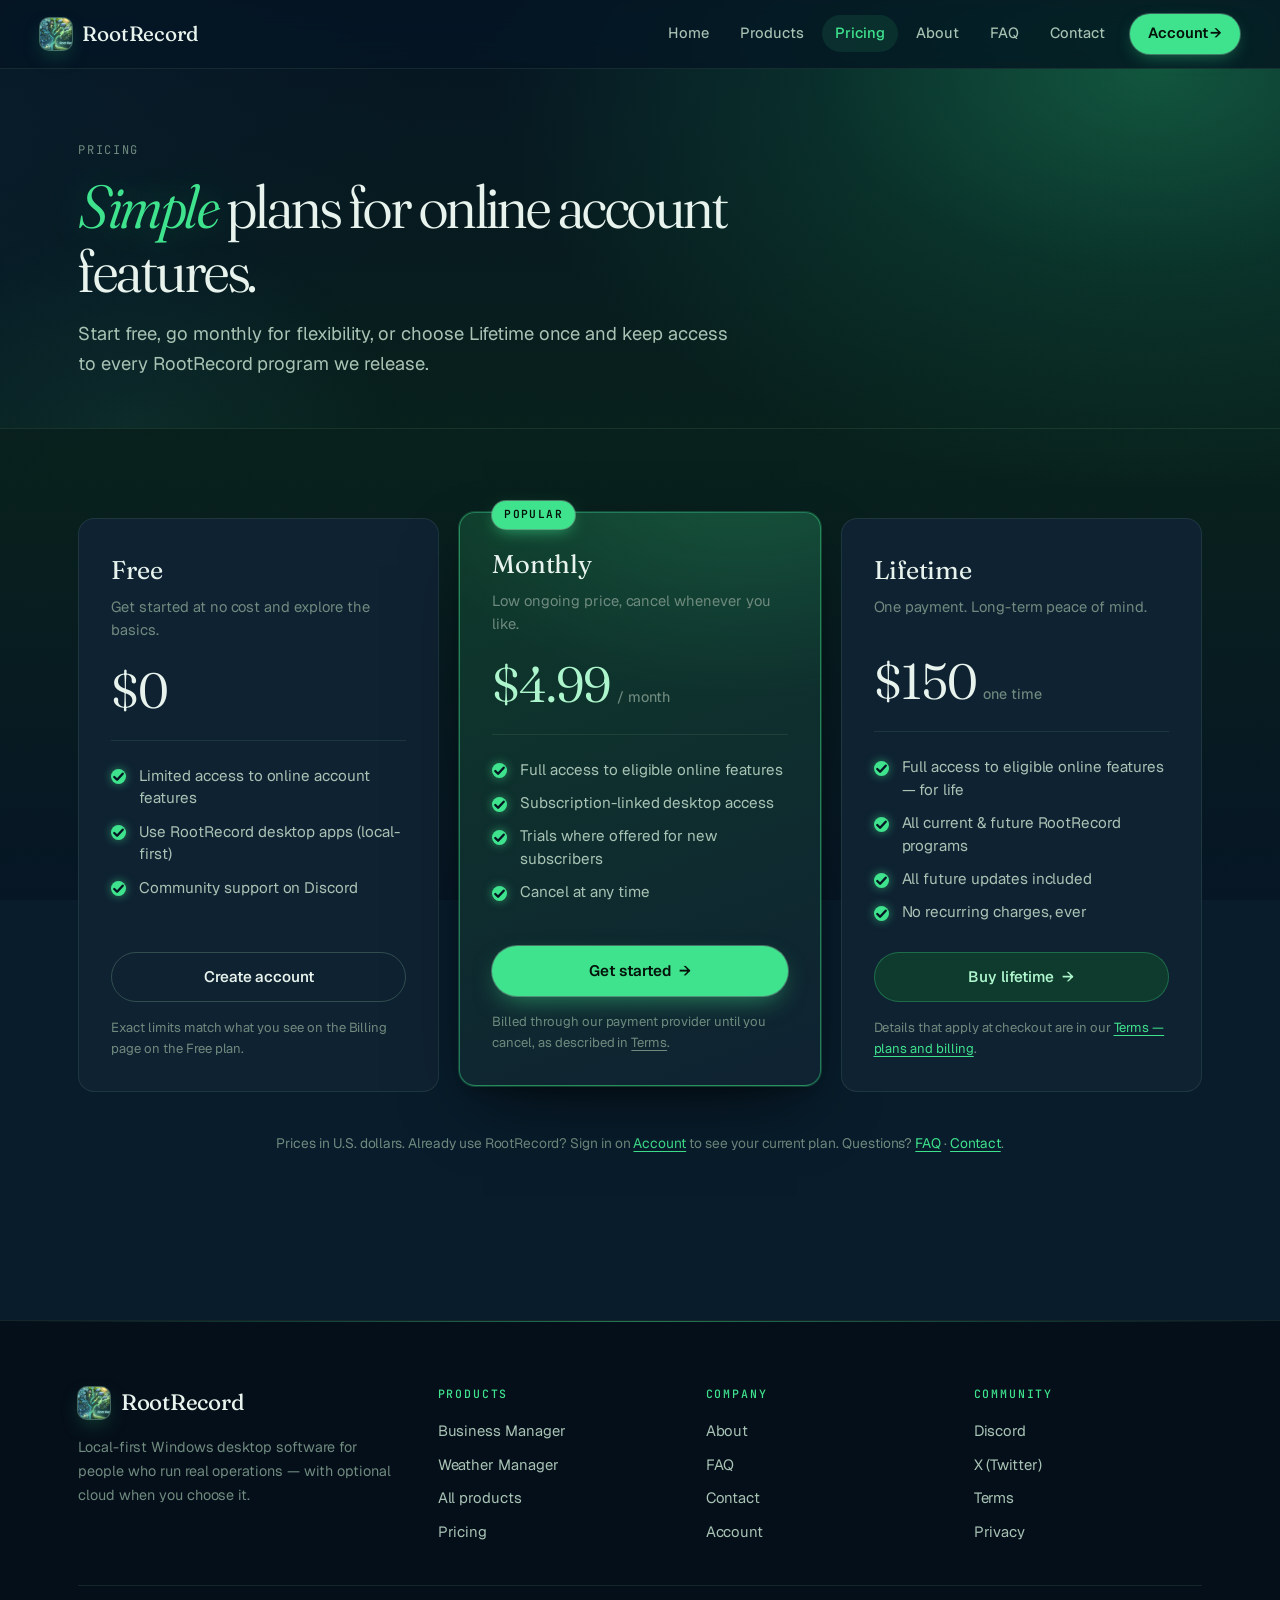
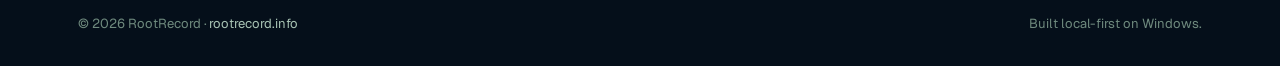
<file: pricing.html>
<!DOCTYPE html>
<html lang="en">
<head>
  <meta charset="UTF-8">
  <meta name="viewport" content="width=device-width, initial-scale=1.0">
  <title>Pricing — RootRecord</title>
  <meta name="description" content="RootRecord pricing: Free, Monthly, and Lifetime plans. Lifetime includes full access to all current and future RootRecord programs and updates.">
  <link rel="preconnect" href="https://fonts.googleapis.com">
  <link rel="preconnect" href="https://fonts.gstatic.com" crossorigin>
  <link href="https://fonts.googleapis.com/css2?family=Fraunces:ital,opsz,wght,SOFT@0,9..144,300..600,30..100;1,9..144,300..600,30..100&family=Geist:wght@400;450;500;600&family=JetBrains+Mono:wght@400;500&display=swap" rel="stylesheet">
  <!-- Favicon -->
  <link rel="icon" href="/favicon.ico" sizes="any">
  <link rel="icon" type="image/png" sizes="32x32" href="/favicon-32.png">
  <link rel="icon" type="image/png" sizes="16x16" href="/favicon-16.png">
  <link rel="apple-touch-icon" sizes="180x180" href="/favicon-180.png">
  <link rel="manifest" href="/site.webmanifest">
  <meta name="theme-color" content="#081C2B">
  <link rel="canonical" href="https://rootrecord.info/pricing.html">
  <!-- Open Graph / social -->
  <meta property="og:type" content="website">
  <meta property="og:site_name" content="RootRecord">
  <meta property="og:title" content="Pricing — RootRecord">
  <meta property="og:description" content="RootRecord pricing: Free, Monthly, and Lifetime plans. Lifetime includes full access to all current and future RootRecord programs and updates.">
  <meta property="og:url" content="https://rootrecord.info/pricing.html">
  <meta property="og:image" content="https://rootrecord.info/assets/og.jpg">
  <meta property="og:image:width" content="1200">
  <meta property="og:image:height" content="630">
  <meta name="twitter:card" content="summary_large_image">
  <meta name="twitter:site" content="@RootRecord">
  <meta name="twitter:title" content="Pricing — RootRecord">
  <meta name="twitter:description" content="RootRecord pricing: Free, Monthly, and Lifetime plans. Lifetime includes full access to all current and future RootRecord programs and updates.">
  <meta name="twitter:image" content="https://rootrecord.info/assets/og.jpg">
  <link rel="stylesheet" href="/styles.css?v=2">
</head>
<body>
  <div class="site">
    <header class="site-header">
      <div class="container site-header-inner">
        <a class="brand" href="/"><img class="brand-mark" src="/favicon-180.png" alt="RootRecord logo" width="32" height="32">RootRecord</a>
        <button class="nav-toggle" type="button" aria-label="Toggle navigation" aria-expanded="false" onclick="document.querySelector('.site-nav').classList.toggle('is-open');this.setAttribute('aria-expanded', this.getAttribute('aria-expanded')==='true'?'false':'true');">Menu</button>
        <nav class="site-nav">
          <a href="/">Home</a>
          <a href="/products.html">Products</a>
          <a href="/pricing.html" aria-current="page">Pricing</a>
          <a href="/about.html">About</a>
          <a href="/faq.html">FAQ</a>
          <a href="/contact.html">Contact</a>
          <a href="/account.html" class="nav-cta">Account →</a>
        </nav>
      </div>
    </header>

    <main class="site-main">
      <section class="page-header">
        <div class="container">
          <div class="page-header-inner">
            <p class="breadcrumb">Pricing</p>
            <h1 class="page-title"><em>Simple</em> plans for online account features.</h1>
            <p class="page-lead">Start free, go monthly for flexibility, or choose Lifetime once and keep access to every RootRecord program we release.</p>
          </div>
        </div>
      </section>

      <section class="section">
        <div class="container">
          <div class="pricing-grid" data-testid="pricing-grid">
            <section class="price-card" data-testid="plan-free">
              <h2 class="price-name">Free</h2>
              <p class="price-desc">Get started at no cost and explore the basics.</p>
              <div class="price-amount-row">
                <span class="price-amount">$0</span>
              </div>
              <ul class="price-feature-list">
                <li>Limited access to online account features</li>
                <li>Use RootRecord desktop apps (local-first)</li>
                <li>Community support on Discord</li>
              </ul>
              <a class="btn btn-secondary btn-block" href="/account.html" data-testid="plan-free-cta">Create account</a>
              <p class="price-note">Exact limits match what you see on the Billing page on the Free plan.</p>
            </section>

            <section class="price-card is-featured" data-testid="plan-monthly">
              <span class="price-card-tag">Popular</span>
              <h2 class="price-name">Monthly</h2>
              <p class="price-desc">Low ongoing price, cancel whenever you like.</p>
              <div class="price-amount-row">
                <span class="price-amount">$4.99</span>
                <span class="price-per">/ month</span>
              </div>
              <ul class="price-feature-list">
                <li>Full access to eligible online features</li>
                <li>Subscription-linked desktop access</li>
                <li>Trials where offered for new subscribers</li>
                <li>Cancel at any time</li>
              </ul>
              <a class="btn btn-primary btn-block btn-arrow" href="/account.html" data-testid="plan-monthly-cta">Get started</a>
              <p class="price-note">Billed through our payment provider until you cancel, as described in <a href="/terms.html" style="color:inherit;text-decoration:underline;text-underline-offset:3px">Terms</a>.</p>
            </section>

            <section class="price-card" data-testid="plan-lifetime">
              <h2 class="price-name">Lifetime</h2>
              <p class="price-desc">One payment. Long-term peace of mind.</p>
              <div class="price-amount-row">
                <span class="price-amount">$150</span>
                <span class="price-per">one time</span>
              </div>
              <ul class="price-feature-list">
                <li>Full access to eligible online features — for life</li>
                <li>All current &amp; future RootRecord programs</li>
                <li>All future updates included</li>
                <li>No recurring charges, ever</li>
              </ul>
              <a class="btn btn-moss btn-block btn-arrow" href="/account.html" data-testid="plan-lifetime-cta">Buy lifetime</a>
              <p class="price-note">Details that apply at checkout are in our <a href="/terms.html#subscriptions" style="color:var(--moss);text-decoration:underline;text-underline-offset:3px">Terms — plans and billing</a>.</p>
            </section>
          </div>

          <p class="note" style="margin-top:2.5rem;text-align:center">Prices in U.S. dollars. Already use RootRecord? Sign in on <a href="/account.html" style="color:var(--moss);text-decoration:underline;text-underline-offset:3px">Account</a> to see your current plan. Questions? <a href="/faq.html" style="color:var(--moss);text-decoration:underline;text-underline-offset:3px">FAQ</a> · <a href="/contact.html" style="color:var(--moss);text-decoration:underline;text-underline-offset:3px">Contact</a>.</p>
        </div>
      </section>
    </main>

    <footer class="site-footer">
      <div class="container">
        <div class="footer-grid">
          <div class="footer-brand">
            <a class="brand" href="/"><img class="brand-mark" src="/favicon-180.png" alt="RootRecord logo" width="32" height="32">RootRecord</a>
            <p>Local-first Windows desktop software for people who run real operations — with optional cloud when you choose it.</p>
          </div>
          <div class="footer-col"><h4>Products</h4><ul><li><a href="/rootrecord-business-manager.html">Business Manager</a></li><li><a href="/rootrecord-weather-manager.html">Weather Manager</a></li><li><a href="/products.html">All products</a></li><li><a href="/pricing.html">Pricing</a></li></ul></div>
          <div class="footer-col"><h4>Company</h4><ul><li><a href="/about.html">About</a></li><li><a href="/faq.html">FAQ</a></li><li><a href="/contact.html">Contact</a></li><li><a href="/account.html">Account</a></li></ul></div>
          <div class="footer-col"><h4>Community</h4><ul><li><a href="https://discord.gg/CPaDYuFkU" target="_blank" rel="noopener">Discord</a></li><li><a href="https://x.com/RootRecord" target="_blank" rel="noopener">X (Twitter)</a></li><li><a href="/terms.html">Terms</a></li><li><a href="/privacy.html">Privacy</a></li></ul></div>
        </div>
        <div class="footer-bottom">
          <span>© <span id="yr">2026</span> RootRecord · <a href="https://rootrecord.info/">rootrecord.info</a></span>
          <span>Built local-first on Windows.</span>
        </div>
      </div>
    </footer>
  </div>
  <script>document.getElementById('yr').textContent=new Date().getFullYear();</script>
</body>
</html>
</file>
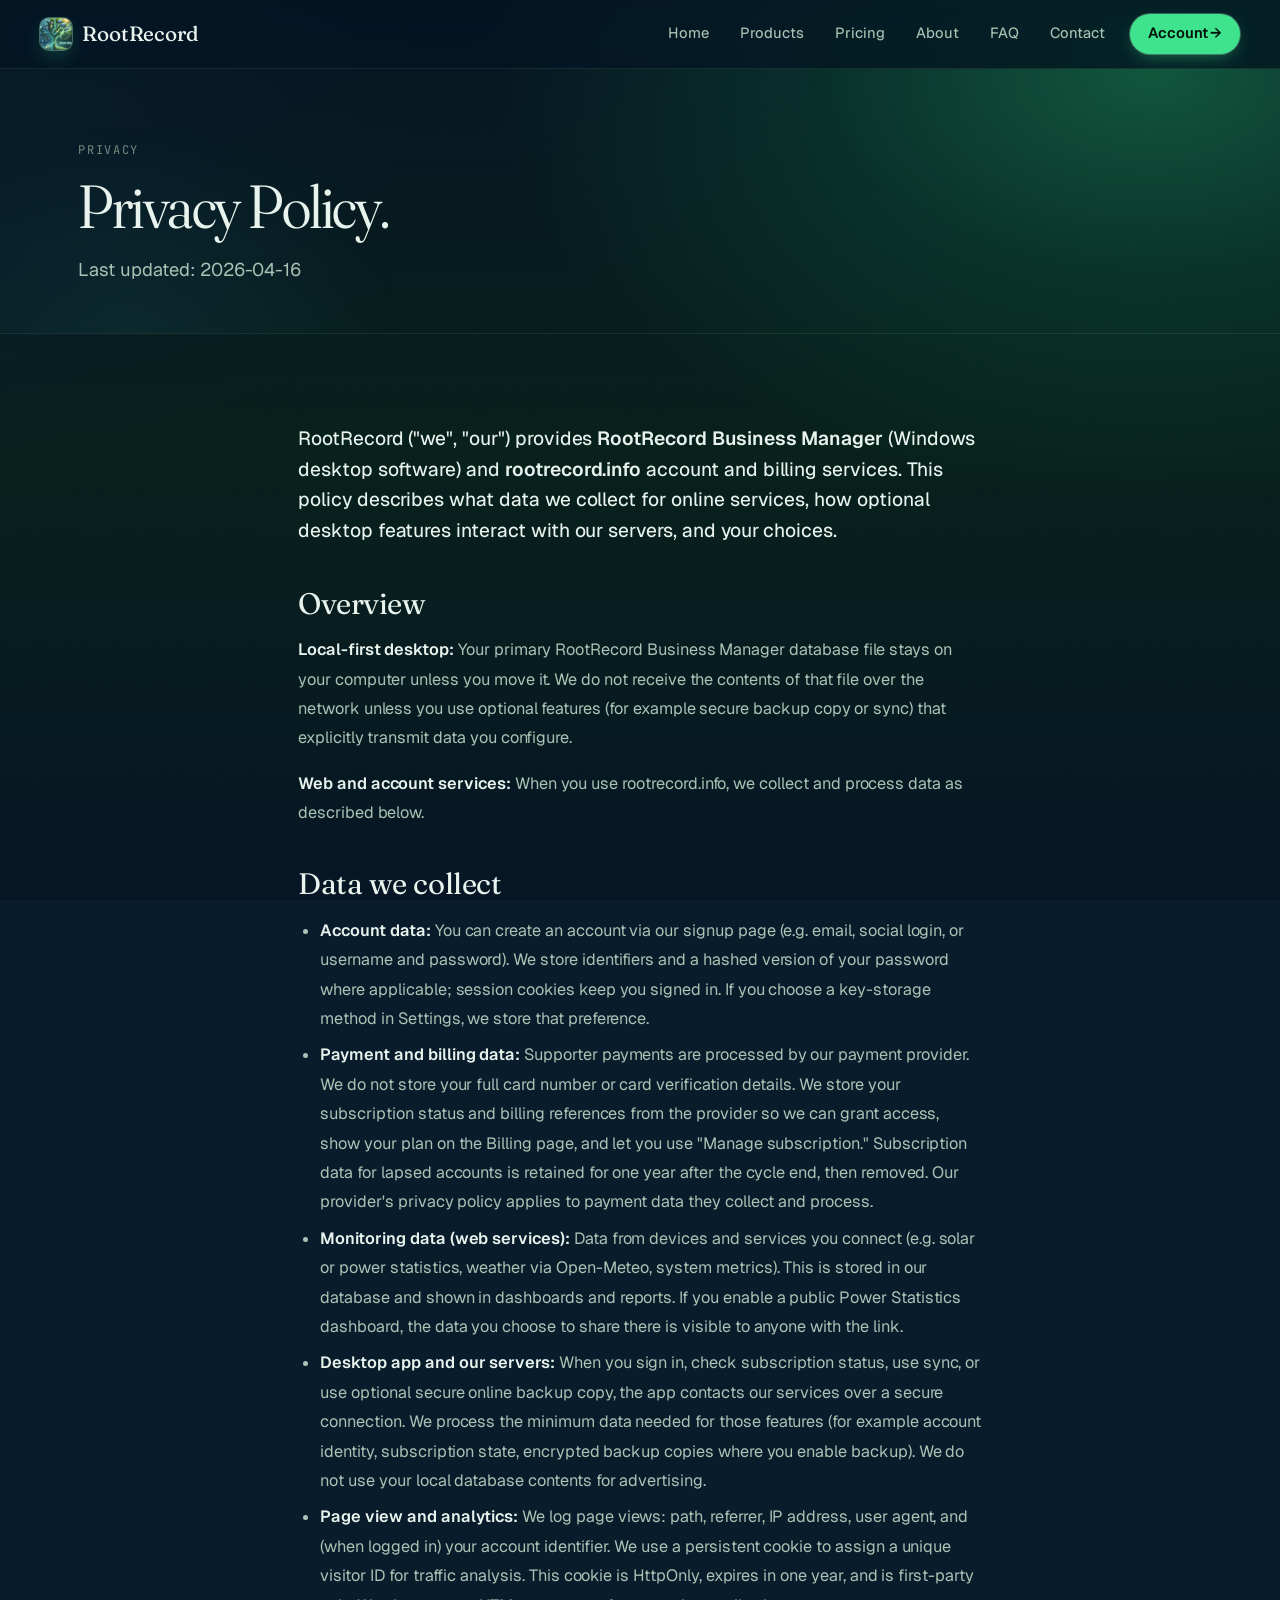
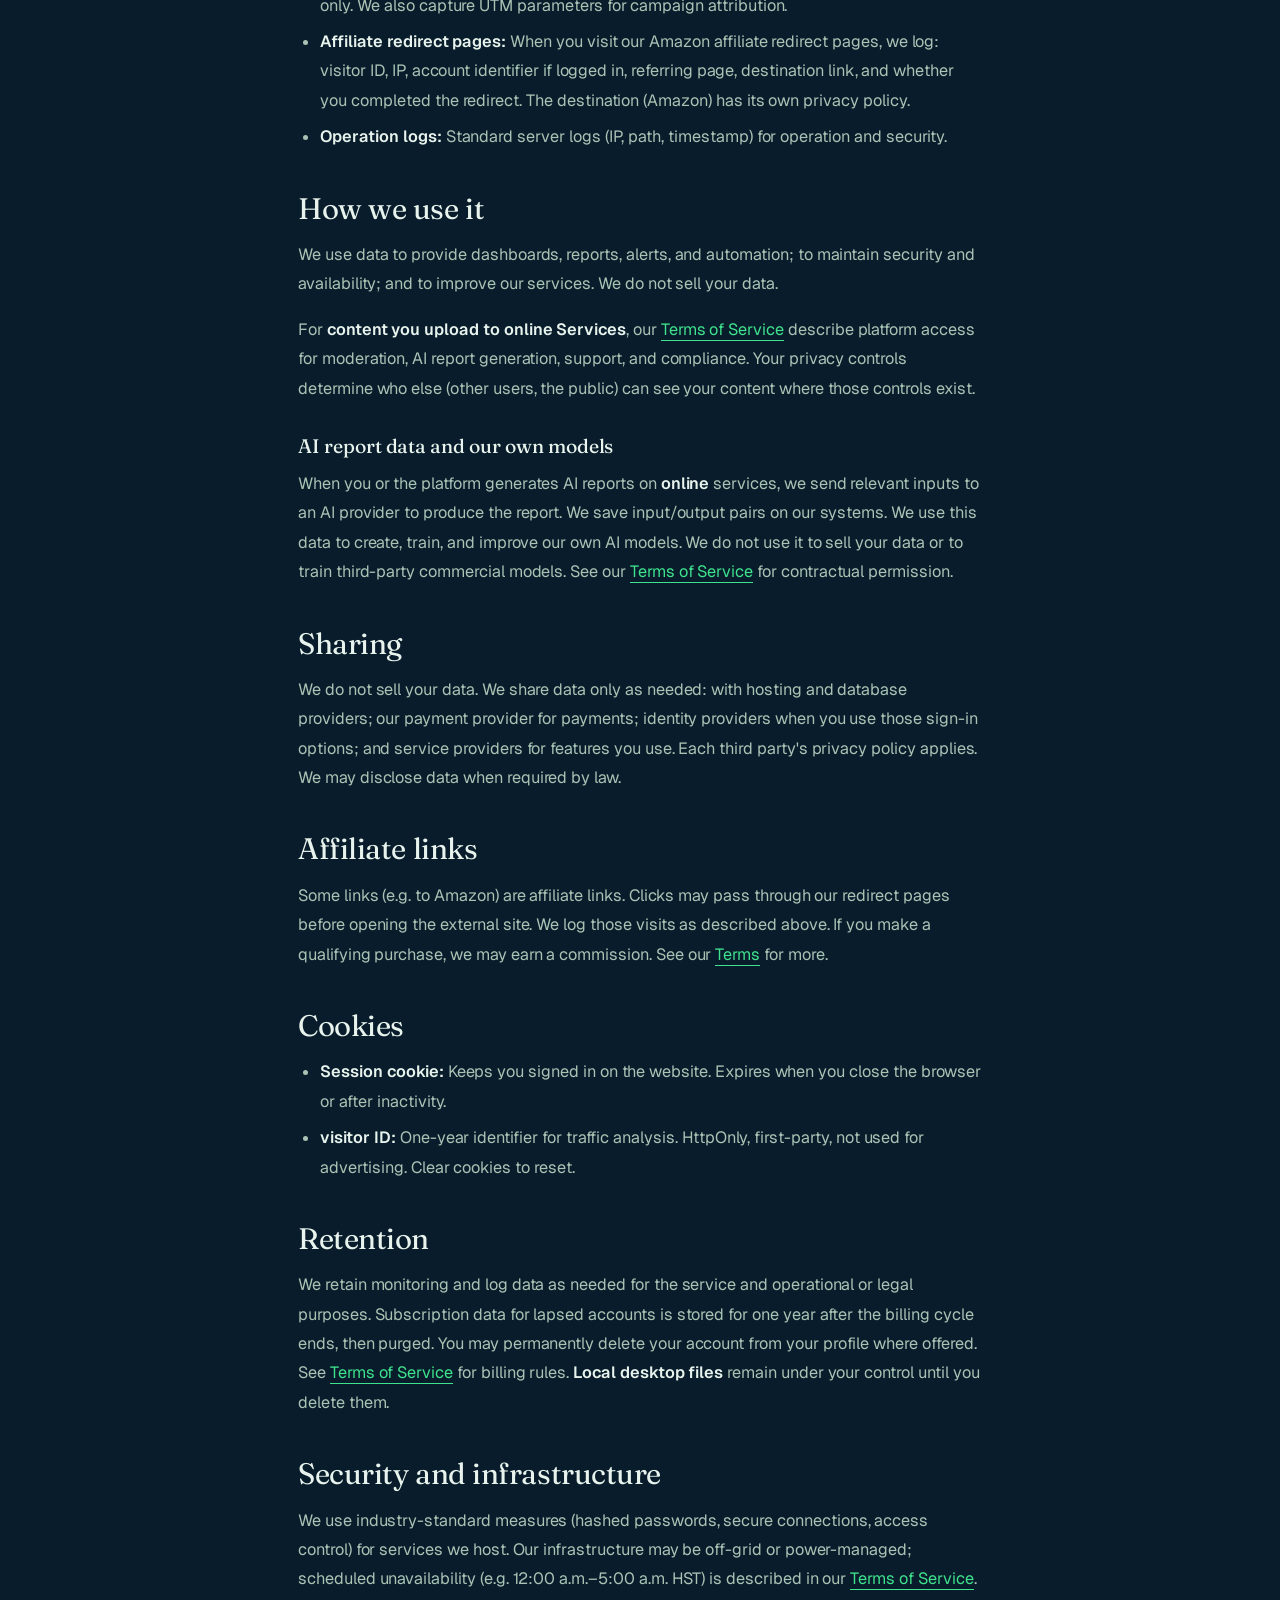
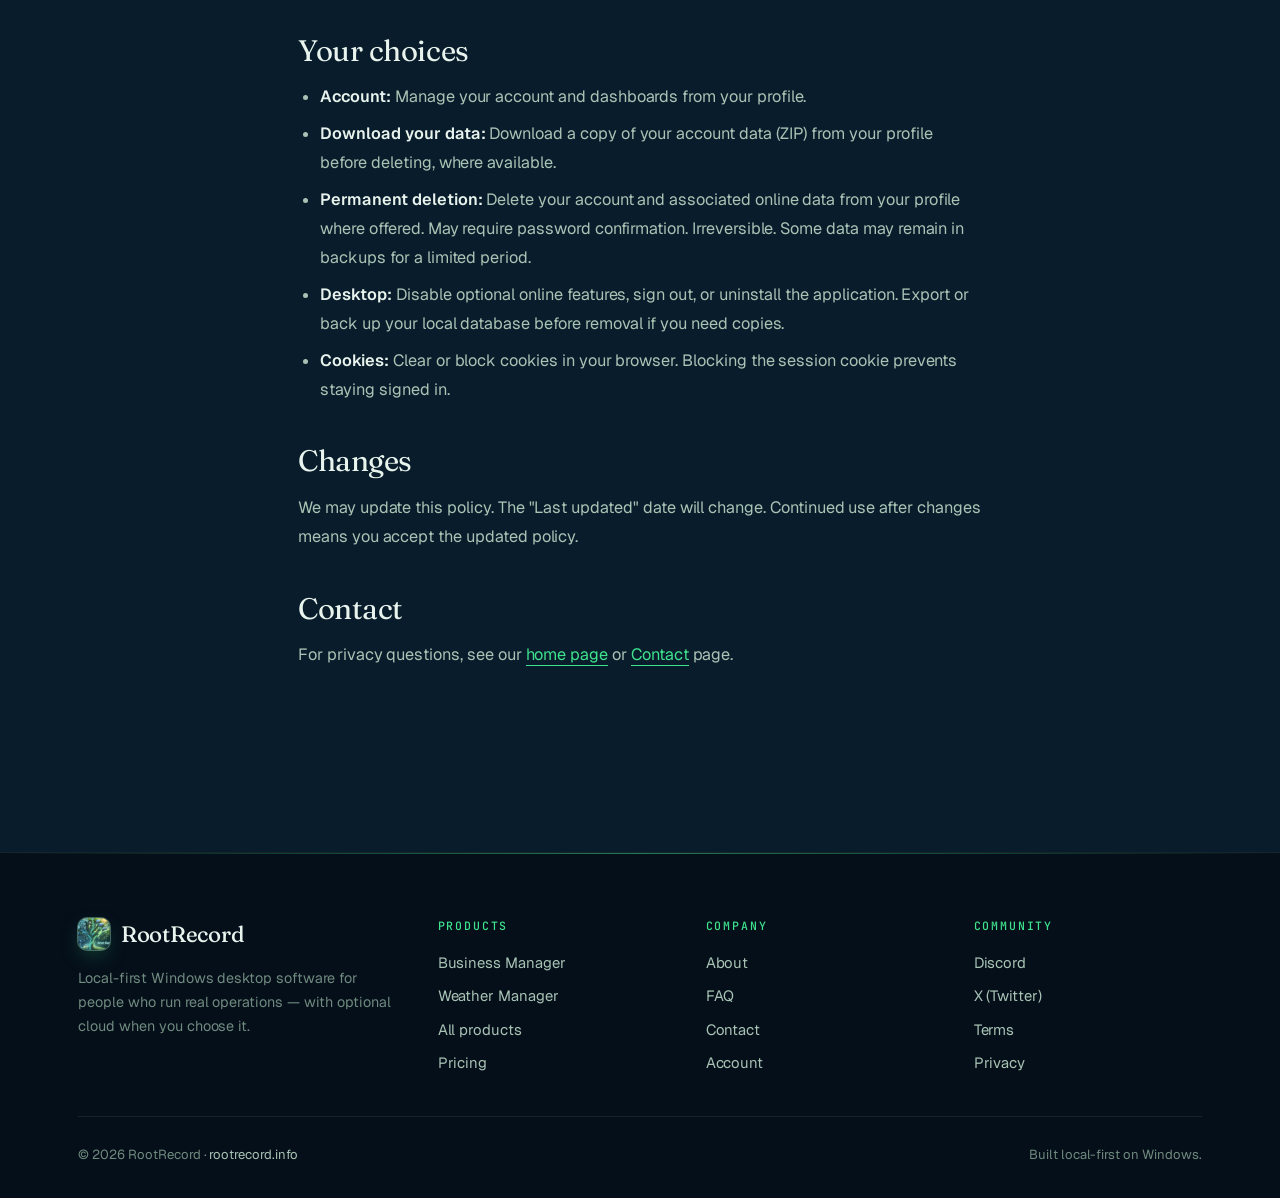
<file: privacy.html>
<!DOCTYPE html>
<html lang="en">
<head>
  <meta charset="UTF-8">
  <meta name="viewport" content="width=device-width, initial-scale=1.0">
  <title>Privacy Policy — RootRecord</title>
  <meta name="description" content="RootRecord Privacy Policy: web services, desktop app data handling, payments, cookies, and your choices.">
  <link rel="preconnect" href="https://fonts.googleapis.com">
  <link rel="preconnect" href="https://fonts.gstatic.com" crossorigin>
  <link href="https://fonts.googleapis.com/css2?family=Fraunces:ital,opsz,wght,SOFT@0,9..144,300..600,30..100;1,9..144,300..600,30..100&family=Geist:wght@400;450;500;600&family=JetBrains+Mono:wght@400;500&display=swap" rel="stylesheet">
  <!-- Favicon -->
  <link rel="icon" href="/favicon.ico" sizes="any">
  <link rel="icon" type="image/png" sizes="32x32" href="/favicon-32.png">
  <link rel="icon" type="image/png" sizes="16x16" href="/favicon-16.png">
  <link rel="apple-touch-icon" sizes="180x180" href="/favicon-180.png">
  <link rel="manifest" href="/site.webmanifest">
  <meta name="theme-color" content="#081C2B">
  <link rel="canonical" href="https://rootrecord.info/privacy.html">
  <!-- Open Graph / social -->
  <meta property="og:type" content="website">
  <meta property="og:site_name" content="RootRecord">
  <meta property="og:title" content="Privacy Policy — RootRecord">
  <meta property="og:description" content="RootRecord Privacy Policy: web services, desktop app data handling, payments, cookies, and your choices.">
  <meta property="og:url" content="https://rootrecord.info/privacy.html">
  <meta property="og:image" content="https://rootrecord.info/assets/og.jpg">
  <meta property="og:image:width" content="1200">
  <meta property="og:image:height" content="630">
  <meta name="twitter:card" content="summary_large_image">
  <meta name="twitter:site" content="@RootRecord">
  <meta name="twitter:title" content="Privacy Policy — RootRecord">
  <meta name="twitter:description" content="RootRecord Privacy Policy: web services, desktop app data handling, payments, cookies, and your choices.">
  <meta name="twitter:image" content="https://rootrecord.info/assets/og.jpg">
  <link rel="stylesheet" href="/styles.css?v=2">
</head>
<body>
  <div class="site">
    <header class="site-header">
      <div class="container site-header-inner">
        <a class="brand" href="/"><img class="brand-mark" src="/favicon-180.png" alt="RootRecord logo" width="32" height="32">RootRecord</a>
        <button class="nav-toggle" type="button" aria-label="Toggle navigation" aria-expanded="false" onclick="document.querySelector('.site-nav').classList.toggle('is-open');this.setAttribute('aria-expanded', this.getAttribute('aria-expanded')==='true'?'false':'true');">Menu</button>
        <nav class="site-nav">
          <a href="/">Home</a>
          <a href="/products.html">Products</a>
          <a href="/pricing.html">Pricing</a>
          <a href="/about.html">About</a>
          <a href="/faq.html">FAQ</a>
          <a href="/contact.html">Contact</a>
          <a href="/account.html" class="nav-cta">Account →</a>
        </nav>
      </div>
    </header>

    <main class="site-main">
      <section class="page-header">
        <div class="container">
          <div class="page-header-inner">
            <p class="breadcrumb">Privacy</p>
            <h1 class="page-title">Privacy Policy.</h1>
            <p class="page-lead">Last updated: 2026-04-16</p>
          </div>
        </div>
      </section>

      <section class="section">
        <div class="container-narrow prose">
          <p class="lead">RootRecord ("we", "our") provides <strong>RootRecord Business Manager</strong> (Windows desktop software) and <strong>rootrecord.info</strong> account and billing services. This policy describes what data we collect for online services, how optional desktop features interact with our servers, and your choices.</p>

          <h2>Overview</h2>
          <p><strong>Local-first desktop:</strong> Your primary RootRecord Business Manager database file stays on your computer unless you move it. We do not receive the contents of that file over the network unless you use optional features (for example secure backup copy or sync) that explicitly transmit data you configure.</p>
          <p><strong>Web and account services:</strong> When you use rootrecord.info, we collect and process data as described below.</p>

          <h2>Data we collect</h2>
          <ul>
            <li><strong>Account data:</strong> You can create an account via our signup page (e.g. email, social login, or username and password). We store identifiers and a hashed version of your password where applicable; session cookies keep you signed in. If you choose a key-storage method in Settings, we store that preference.</li>
            <li><strong>Payment and billing data:</strong> Supporter payments are processed by our payment provider. We do not store your full card number or card verification details. We store your subscription status and billing references from the provider so we can grant access, show your plan on the Billing page, and let you use "Manage subscription." Subscription data for lapsed accounts is retained for one year after the cycle end, then removed. Our provider's privacy policy applies to payment data they collect and process.</li>
            <li><strong>Monitoring data (web services):</strong> Data from devices and services you connect (e.g. solar or power statistics, weather via Open-Meteo, system metrics). This is stored in our database and shown in dashboards and reports. If you enable a public Power Statistics dashboard, the data you choose to share there is visible to anyone with the link.</li>
            <li><strong>Desktop app and our servers:</strong> When you sign in, check subscription status, use sync, or use optional secure online backup copy, the app contacts our services over a secure connection. We process the minimum data needed for those features (for example account identity, subscription state, encrypted backup copies where you enable backup). We do not use your local database contents for advertising.</li>
            <li><strong>Page view and analytics:</strong> We log page views: path, referrer, IP address, user agent, and (when logged in) your account identifier. We use a persistent cookie to assign a unique visitor ID for traffic analysis. This cookie is HttpOnly, expires in one year, and is first-party only. We also capture UTM parameters for campaign attribution.</li>
            <li><strong>Affiliate redirect pages:</strong> When you visit our Amazon affiliate redirect pages, we log: visitor ID, IP, account identifier if logged in, referring page, destination link, and whether you completed the redirect. The destination (Amazon) has its own privacy policy.</li>
            <li><strong>Operation logs:</strong> Standard server logs (IP, path, timestamp) for operation and security.</li>
          </ul>

          <h2>How we use it</h2>
          <p>We use data to provide dashboards, reports, alerts, and automation; to maintain security and availability; and to improve our services. We do not sell your data.</p>
          <p>For <strong>content you upload to online Services</strong>, our <a href="/terms.html#data-and-privacy">Terms of Service</a> describe platform access for moderation, AI report generation, support, and compliance. Your privacy controls determine who else (other users, the public) can see your content where those controls exist.</p>

          <h3 id="ai-models">AI report data and our own models</h3>
          <p>When you or the platform generates AI reports on <strong>online</strong> services, we send relevant inputs to an AI provider to produce the report. We save input/output pairs on our systems. We use this data to create, train, and improve our own AI models. We do not use it to sell your data or to train third-party commercial models. See our <a href="/terms.html#data-and-privacy">Terms of Service</a> for contractual permission.</p>

          <h2>Sharing</h2>
          <p>We do not sell your data. We share data only as needed: with hosting and database providers; our payment provider for payments; identity providers when you use those sign-in options; and service providers for features you use. Each third party's privacy policy applies. We may disclose data when required by law.</p>

          <h2 id="affiliate">Affiliate links</h2>
          <p>Some links (e.g. to Amazon) are affiliate links. Clicks may pass through our redirect pages before opening the external site. We log those visits as described above. If you make a qualifying purchase, we may earn a commission. See our <a href="/terms.html#affiliate">Terms</a> for more.</p>

          <h2>Cookies</h2>
          <ul>
            <li><strong>Session cookie:</strong> Keeps you signed in on the website. Expires when you close the browser or after inactivity.</li>
            <li><strong>visitor ID:</strong> One-year identifier for traffic analysis. HttpOnly, first-party, not used for advertising. Clear cookies to reset.</li>
          </ul>

          <h2>Retention</h2>
          <p>We retain monitoring and log data as needed for the service and operational or legal purposes. Subscription data for lapsed accounts is stored for one year after the billing cycle ends, then purged. You may permanently delete your account from your profile where offered. See <a href="/terms.html">Terms of Service</a> for billing rules. <strong>Local desktop files</strong> remain under your control until you delete them.</p>

          <h2>Security and infrastructure</h2>
          <p>We use industry-standard measures (hashed passwords, secure connections, access control) for services we host. Our infrastructure may be off-grid or power-managed; scheduled unavailability (e.g. 12:00 a.m.–5:00 a.m. HST) is described in our <a href="/terms.html">Terms of Service</a>.</p>

          <h2>Your choices</h2>
          <ul>
            <li><strong>Account:</strong> Manage your account and dashboards from your profile.</li>
            <li><strong>Download your data:</strong> Download a copy of your account data (ZIP) from your profile before deleting, where available.</li>
            <li><strong>Permanent deletion:</strong> Delete your account and associated online data from your profile where offered. May require password confirmation. Irreversible. Some data may remain in backups for a limited period.</li>
            <li><strong>Desktop:</strong> Disable optional online features, sign out, or uninstall the application. Export or back up your local database before removal if you need copies.</li>
            <li><strong>Cookies:</strong> Clear or block cookies in your browser. Blocking the session cookie prevents staying signed in.</li>
          </ul>

          <h2>Changes</h2>
          <p>We may update this policy. The "Last updated" date will change. Continued use after changes means you accept the updated policy.</p>

          <h2>Contact</h2>
          <p>For privacy questions, see our <a href="/">home page</a> or <a href="/contact.html">Contact</a> page.</p>
        </div>
      </section>
    </main>

    <footer class="site-footer">
      <div class="container">
        <div class="footer-grid">
          <div class="footer-brand">
            <a class="brand" href="/"><img class="brand-mark" src="/favicon-180.png" alt="RootRecord logo" width="32" height="32">RootRecord</a>
            <p>Local-first Windows desktop software for people who run real operations — with optional cloud when you choose it.</p>
          </div>
          <div class="footer-col"><h4>Products</h4><ul><li><a href="/rootrecord-business-manager.html">Business Manager</a></li><li><a href="/rootrecord-weather-manager.html">Weather Manager</a></li><li><a href="/products.html">All products</a></li><li><a href="/pricing.html">Pricing</a></li></ul></div>
          <div class="footer-col"><h4>Company</h4><ul><li><a href="/about.html">About</a></li><li><a href="/faq.html">FAQ</a></li><li><a href="/contact.html">Contact</a></li><li><a href="/account.html">Account</a></li></ul></div>
          <div class="footer-col"><h4>Community</h4><ul><li><a href="https://discord.gg/CPaDYuFkU" target="_blank" rel="noopener">Discord</a></li><li><a href="https://x.com/RootRecord" target="_blank" rel="noopener">X (Twitter)</a></li><li><a href="/terms.html">Terms</a></li><li><a href="/privacy.html">Privacy</a></li></ul></div>
        </div>
        <div class="footer-bottom">
          <span>© <span id="yr">2026</span> RootRecord · <a href="https://rootrecord.info/">rootrecord.info</a></span>
          <span>Built local-first on Windows.</span>
        </div>
      </div>
    </footer>
  </div>
  <script>document.getElementById('yr').textContent=new Date().getFullYear();</script>
</body>
</html>
</file>
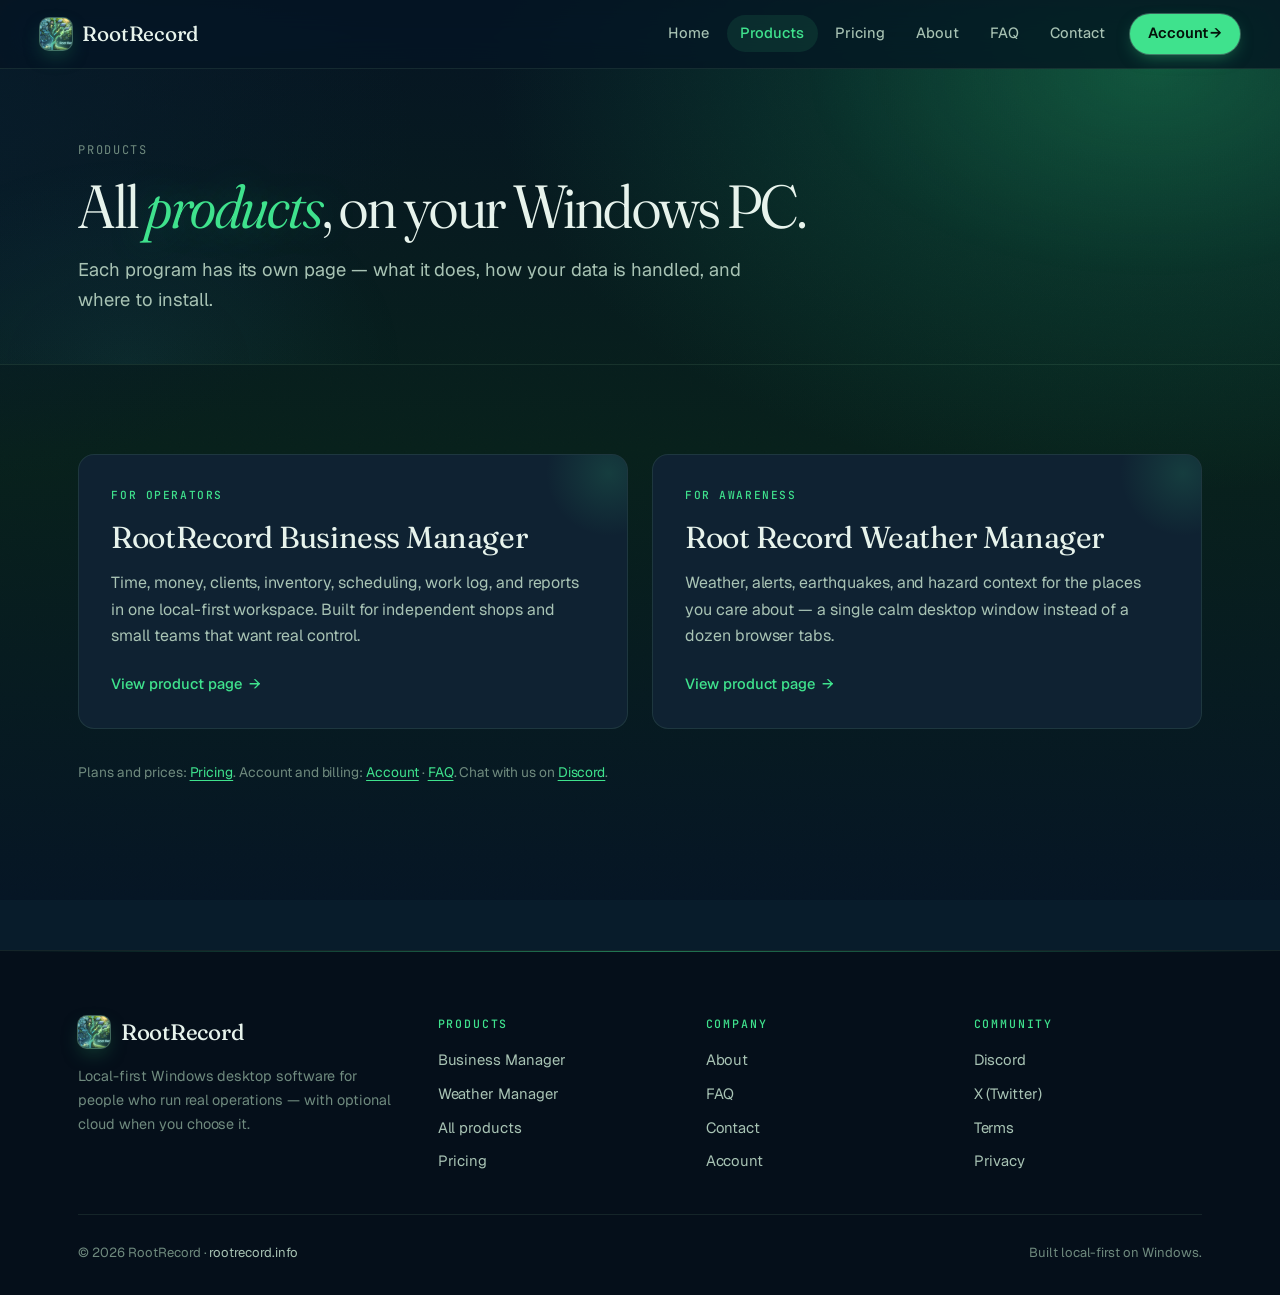
<file: products.html>
<!DOCTYPE html>
<html lang="en">
<head>
  <meta charset="UTF-8">
  <meta name="viewport" content="width=device-width, initial-scale=1.0">
  <title>Products — RootRecord</title>
  <meta name="description" content="RootRecord desktop programs for Windows: Business Manager and Weather Manager. Local-first, optional cloud.">
  <link rel="preconnect" href="https://fonts.googleapis.com">
  <link rel="preconnect" href="https://fonts.gstatic.com" crossorigin>
  <link href="https://fonts.googleapis.com/css2?family=Fraunces:ital,opsz,wght,SOFT@0,9..144,300..600,30..100;1,9..144,300..600,30..100&family=Geist:wght@400;450;500;600&family=JetBrains+Mono:wght@400;500&display=swap" rel="stylesheet">
  <!-- Favicon -->
  <link rel="icon" href="/favicon.ico" sizes="any">
  <link rel="icon" type="image/png" sizes="32x32" href="/favicon-32.png">
  <link rel="icon" type="image/png" sizes="16x16" href="/favicon-16.png">
  <link rel="apple-touch-icon" sizes="180x180" href="/favicon-180.png">
  <link rel="manifest" href="/site.webmanifest">
  <meta name="theme-color" content="#081C2B">
  <link rel="canonical" href="https://rootrecord.info/products.html">
  <!-- Open Graph / social -->
  <meta property="og:type" content="website">
  <meta property="og:site_name" content="RootRecord">
  <meta property="og:title" content="Products — RootRecord">
  <meta property="og:description" content="RootRecord desktop programs for Windows: Business Manager and Weather Manager. Local-first, optional cloud.">
  <meta property="og:url" content="https://rootrecord.info/products.html">
  <meta property="og:image" content="https://rootrecord.info/assets/og.jpg">
  <meta property="og:image:width" content="1200">
  <meta property="og:image:height" content="630">
  <meta name="twitter:card" content="summary_large_image">
  <meta name="twitter:site" content="@RootRecord">
  <meta name="twitter:title" content="Products — RootRecord">
  <meta name="twitter:description" content="RootRecord desktop programs for Windows: Business Manager and Weather Manager. Local-first, optional cloud.">
  <meta name="twitter:image" content="https://rootrecord.info/assets/og.jpg">
  <link rel="stylesheet" href="/styles.css?v=2">
</head>
<body>
  <div class="site">
    <header class="site-header">
      <div class="container site-header-inner">
        <a class="brand" href="/"><img class="brand-mark" src="/favicon-180.png" alt="RootRecord logo" width="32" height="32">RootRecord</a>
        <button class="nav-toggle" type="button" aria-label="Toggle navigation" aria-expanded="false" onclick="document.querySelector('.site-nav').classList.toggle('is-open');this.setAttribute('aria-expanded', this.getAttribute('aria-expanded')==='true'?'false':'true');">Menu</button>
        <nav class="site-nav">
          <a href="/">Home</a>
          <a href="/products.html" aria-current="page">Products</a>
          <a href="/pricing.html">Pricing</a>
          <a href="/about.html">About</a>
          <a href="/faq.html">FAQ</a>
          <a href="/contact.html">Contact</a>
          <a href="/account.html" class="nav-cta">Account →</a>
        </nav>
      </div>
    </header>

    <main class="site-main">
      <section class="page-header">
        <div class="container">
          <div class="page-header-inner">
            <p class="breadcrumb" data-testid="breadcrumb">Products</p>
            <h1 class="page-title">All <em>products</em>, on your Windows PC.</h1>
            <p class="page-lead">Each program has its own page — what it does, how your data is handled, and where to install.</p>
          </div>
        </div>
      </section>

      <section class="section">
        <div class="container">
          <ul class="products-grid" data-testid="all-products-list">
            <li>
              <a class="product-card" href="/rootrecord-business-manager.html" data-testid="products-card-business">
                <span class="product-card-tag">For operators</span>
                <h3 class="product-card-title">RootRecord Business Manager</h3>
                <p class="product-card-desc">Time, money, clients, inventory, scheduling, work log, and reports in one local-first workspace. Built for independent shops and small teams that want real control.</p>
                <span class="product-card-cta">View product page</span>
              </a>
            </li>
            <li>
              <a class="product-card" href="/rootrecord-weather-manager.html" data-testid="products-card-weather">
                <span class="product-card-tag">For awareness</span>
                <h3 class="product-card-title">Root Record Weather Manager</h3>
                <p class="product-card-desc">Weather, alerts, earthquakes, and hazard context for the places you care about — a single calm desktop window instead of a dozen browser tabs.</p>
                <span class="product-card-cta">View product page</span>
              </a>
            </li>
          </ul>

          <p class="note" style="margin-top:2rem">Plans and prices: <a href="/pricing.html" style="color:var(--moss);text-decoration:underline;text-underline-offset:3px">Pricing</a>. Account and billing: <a href="/account.html" style="color:var(--moss);text-decoration:underline;text-underline-offset:3px">Account</a> · <a href="/faq.html" style="color:var(--moss);text-decoration:underline;text-underline-offset:3px">FAQ</a>. Chat with us on <a href="https://discord.gg/CPaDYuFkU" target="_blank" rel="noopener" style="color:var(--moss);text-decoration:underline;text-underline-offset:3px">Discord</a>.</p>
        </div>
      </section>
    </main>

    <footer class="site-footer">
      <div class="container">
        <div class="footer-grid">
          <div class="footer-brand">
            <a class="brand" href="/"><img class="brand-mark" src="/favicon-180.png" alt="RootRecord logo" width="32" height="32">RootRecord</a>
            <p>Local-first Windows desktop software for people who run real operations — with optional cloud when you choose it.</p>
          </div>
          <div class="footer-col"><h4>Products</h4><ul><li><a href="/rootrecord-business-manager.html">Business Manager</a></li><li><a href="/rootrecord-weather-manager.html">Weather Manager</a></li><li><a href="/products.html">All products</a></li><li><a href="/pricing.html">Pricing</a></li></ul></div>
          <div class="footer-col"><h4>Company</h4><ul><li><a href="/about.html">About</a></li><li><a href="/faq.html">FAQ</a></li><li><a href="/contact.html">Contact</a></li><li><a href="/account.html">Account</a></li></ul></div>
          <div class="footer-col"><h4>Community</h4><ul><li><a href="https://discord.gg/CPaDYuFkU" target="_blank" rel="noopener">Discord</a></li><li><a href="https://x.com/RootRecord" target="_blank" rel="noopener">X (Twitter)</a></li><li><a href="/terms.html">Terms</a></li><li><a href="/privacy.html">Privacy</a></li></ul></div>
        </div>
        <div class="footer-bottom">
          <span>© <span id="yr">2026</span> RootRecord · <a href="https://rootrecord.info/">rootrecord.info</a></span>
          <span>Built local-first on Windows.</span>
        </div>
      </div>
    </footer>
  </div>
  <script>document.getElementById('yr').textContent=new Date().getFullYear();</script>
</body>
</html>
</file>
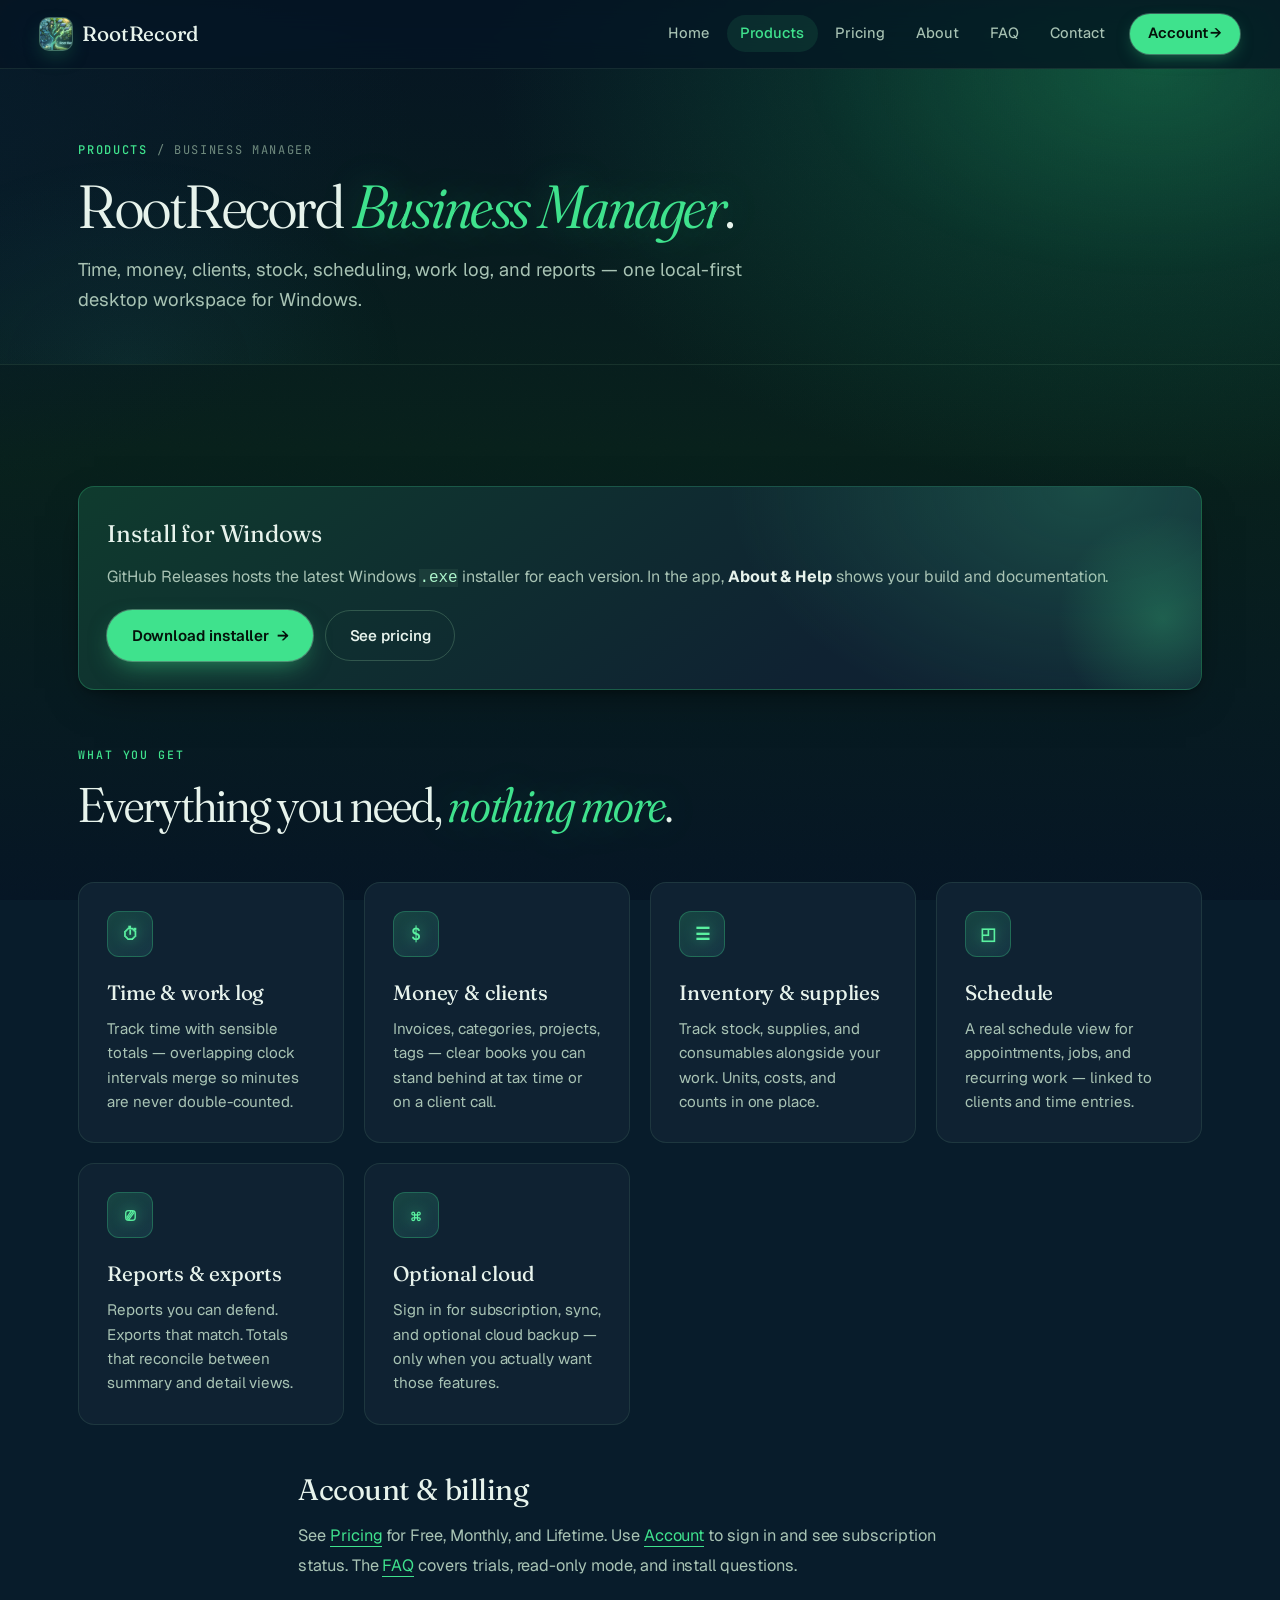
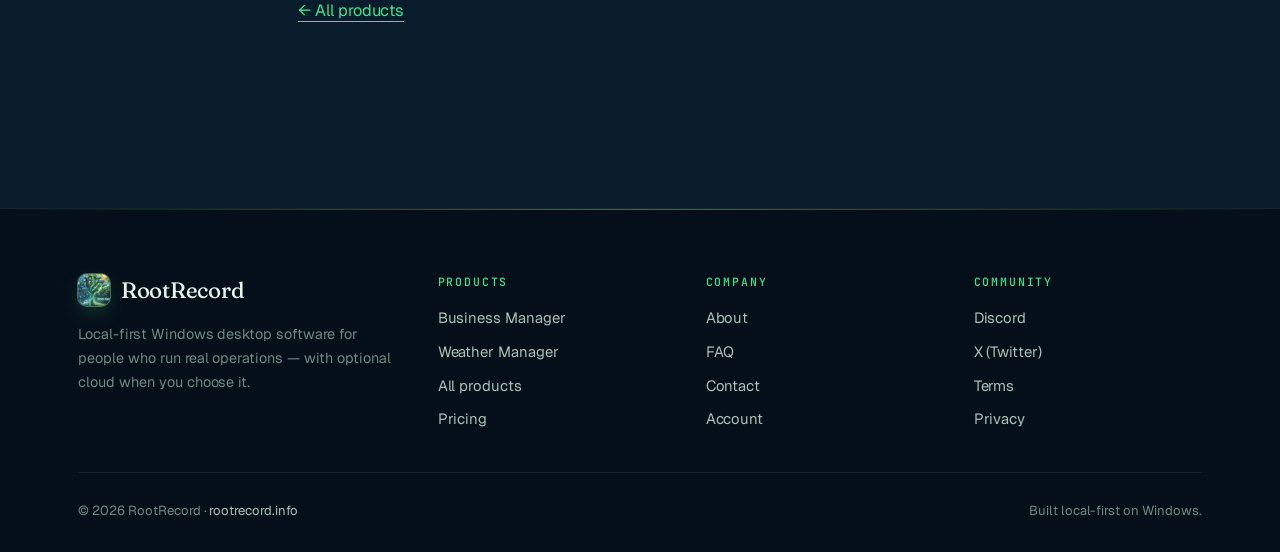
<file: rootrecord-business-manager.html>
<!DOCTYPE html>
<html lang="en">
<head>
  <meta charset="UTF-8">
  <meta name="viewport" content="width=device-width, initial-scale=1.0">
  <title>RootRecord Business Manager — RootRecord</title>
  <meta name="description" content="RootRecord Business Manager for Windows: local-first time, money, clients, inventory, scheduling, and reports. Download the installer from GitHub Releases.">
  <link rel="preconnect" href="https://fonts.googleapis.com">
  <link rel="preconnect" href="https://fonts.gstatic.com" crossorigin>
  <link href="https://fonts.googleapis.com/css2?family=Fraunces:ital,opsz,wght,SOFT@0,9..144,300..600,30..100;1,9..144,300..600,30..100&family=Geist:wght@400;450;500;600&family=JetBrains+Mono:wght@400;500&display=swap" rel="stylesheet">
  <!-- Favicon -->
  <link rel="icon" href="/favicon.ico" sizes="any">
  <link rel="icon" type="image/png" sizes="32x32" href="/favicon-32.png">
  <link rel="icon" type="image/png" sizes="16x16" href="/favicon-16.png">
  <link rel="apple-touch-icon" sizes="180x180" href="/favicon-180.png">
  <link rel="manifest" href="/site.webmanifest">
  <meta name="theme-color" content="#081C2B">
  <link rel="canonical" href="https://rootrecord.info/rootrecord-business-manager.html">
  <!-- Open Graph / social -->
  <meta property="og:type" content="website">
  <meta property="og:site_name" content="RootRecord">
  <meta property="og:title" content="RootRecord Business Manager — RootRecord">
  <meta property="og:description" content="RootRecord Business Manager for Windows: local-first time, money, clients, inventory, scheduling, and reports. Download the installer from GitHub Releases.">
  <meta property="og:url" content="https://rootrecord.info/rootrecord-business-manager.html">
  <meta property="og:image" content="https://rootrecord.info/assets/og.jpg">
  <meta property="og:image:width" content="1200">
  <meta property="og:image:height" content="630">
  <meta name="twitter:card" content="summary_large_image">
  <meta name="twitter:site" content="@RootRecord">
  <meta name="twitter:title" content="RootRecord Business Manager — RootRecord">
  <meta name="twitter:description" content="RootRecord Business Manager for Windows: local-first time, money, clients, inventory, scheduling, and reports. Download the installer from GitHub Releases.">
  <meta name="twitter:image" content="https://rootrecord.info/assets/og.jpg">
  <link rel="stylesheet" href="/styles.css?v=2">
</head>
<body>
  <div class="site">
    <header class="site-header">
      <div class="container site-header-inner">
        <a class="brand" href="/"><img class="brand-mark" src="/favicon-180.png" alt="RootRecord logo" width="32" height="32">RootRecord</a>
        <button class="nav-toggle" type="button" aria-label="Toggle navigation" aria-expanded="false" onclick="document.querySelector('.site-nav').classList.toggle('is-open');this.setAttribute('aria-expanded', this.getAttribute('aria-expanded')==='true'?'false':'true');">Menu</button>
        <nav class="site-nav">
          <a href="/">Home</a>
          <a href="/products.html" aria-current="page">Products</a>
          <a href="/pricing.html">Pricing</a>
          <a href="/about.html">About</a>
          <a href="/faq.html">FAQ</a>
          <a href="/contact.html">Contact</a>
          <a href="/account.html" class="nav-cta">Account →</a>
        </nav>
      </div>
    </header>

    <main class="site-main">
      <section class="page-header">
        <div class="container">
          <div class="page-header-inner">
            <p class="breadcrumb"><a href="/products.html">Products</a> / Business Manager</p>
            <h1 class="page-title">RootRecord <em>Business Manager</em>.</h1>
            <p class="page-lead">Time, money, clients, stock, scheduling, work log, and reports — one local-first desktop workspace for Windows.</p>
          </div>
        </div>
      </section>

      <section class="section">
        <div class="container">
          <div class="callout callout-hero" data-testid="install-callout-business">
            <h2 style="font-family:var(--font-display);font-weight:400;font-size:1.5rem;margin:0 0 0.75rem;letter-spacing:-0.01em">Install for Windows</h2>
            <p style="margin:0">GitHub Releases hosts the latest Windows <code>.exe</code> installer for each version. In the app, <strong style="color:var(--ink)">About &amp; Help</strong> shows your build and documentation.</p>
            <div class="cta-row">
              <a class="btn btn-primary btn-arrow" href="https://github.com/RootRecord/rootrecord-business-manager-download/releases/latest" target="_blank" rel="noopener" data-testid="business-download-btn">Download installer</a>
              <a class="btn btn-secondary" href="/pricing.html">See pricing</a>
            </div>
          </div>

          <div class="section-header" style="margin-top:3.5rem">
            <div class="section-kicker">What you get</div>
            <h2 class="section-title">Everything you need, <em>nothing more</em>.</h2>
          </div>

          <div class="features">
            <div class="feature">
              <div class="feature-icon">⏱</div>
              <h3>Time &amp; work log</h3>
              <p>Track time with sensible totals — overlapping clock intervals merge so minutes are never double-counted.</p>
            </div>
            <div class="feature">
              <div class="feature-icon">$</div>
              <h3>Money &amp; clients</h3>
              <p>Invoices, categories, projects, tags — clear books you can stand behind at tax time or on a client call.</p>
            </div>
            <div class="feature">
              <div class="feature-icon">☰</div>
              <h3>Inventory &amp; supplies</h3>
              <p>Track stock, supplies, and consumables alongside your work. Units, costs, and counts in one place.</p>
            </div>
            <div class="feature">
              <div class="feature-icon">◰</div>
              <h3>Schedule</h3>
              <p>A real schedule view for appointments, jobs, and recurring work — linked to clients and time entries.</p>
            </div>
            <div class="feature">
              <div class="feature-icon">⎚</div>
              <h3>Reports &amp; exports</h3>
              <p>Reports you can defend. Exports that match. Totals that reconcile between summary and detail views.</p>
            </div>
            <div class="feature">
              <div class="feature-icon">⌘</div>
              <h3>Optional cloud</h3>
              <p>Sign in for subscription, sync, and optional cloud backup — only when you actually want those features.</p>
            </div>
          </div>

          <div class="container-narrow prose" style="margin-top:3rem">
            <h2>Account &amp; billing</h2>
            <p>See <a href="/pricing.html">Pricing</a> for Free, Monthly, and Lifetime. Use <a href="/account.html">Account</a> to sign in and see subscription status. The <a href="/faq.html">FAQ</a> covers trials, read-only mode, and install questions.</p>
            <p><a href="/products.html">← All products</a></p>
          </div>
        </div>
      </section>
    </main>

    <footer class="site-footer">
      <div class="container">
        <div class="footer-grid">
          <div class="footer-brand">
            <a class="brand" href="/"><img class="brand-mark" src="/favicon-180.png" alt="RootRecord logo" width="32" height="32">RootRecord</a>
            <p>Local-first Windows desktop software for people who run real operations — with optional cloud when you choose it.</p>
          </div>
          <div class="footer-col"><h4>Products</h4><ul><li><a href="/rootrecord-business-manager.html">Business Manager</a></li><li><a href="/rootrecord-weather-manager.html">Weather Manager</a></li><li><a href="/products.html">All products</a></li><li><a href="/pricing.html">Pricing</a></li></ul></div>
          <div class="footer-col"><h4>Company</h4><ul><li><a href="/about.html">About</a></li><li><a href="/faq.html">FAQ</a></li><li><a href="/contact.html">Contact</a></li><li><a href="/account.html">Account</a></li></ul></div>
          <div class="footer-col"><h4>Community</h4><ul><li><a href="https://discord.gg/CPaDYuFkU" target="_blank" rel="noopener">Discord</a></li><li><a href="https://x.com/RootRecord" target="_blank" rel="noopener">X (Twitter)</a></li><li><a href="/terms.html">Terms</a></li><li><a href="/privacy.html">Privacy</a></li></ul></div>
        </div>
        <div class="footer-bottom">
          <span>© <span id="yr">2026</span> RootRecord · <a href="https://rootrecord.info/">rootrecord.info</a></span>
          <span>Built local-first on Windows.</span>
        </div>
      </div>
    </footer>
  </div>
  <script>document.getElementById('yr').textContent=new Date().getFullYear();</script>
</body>
</html>
</file>
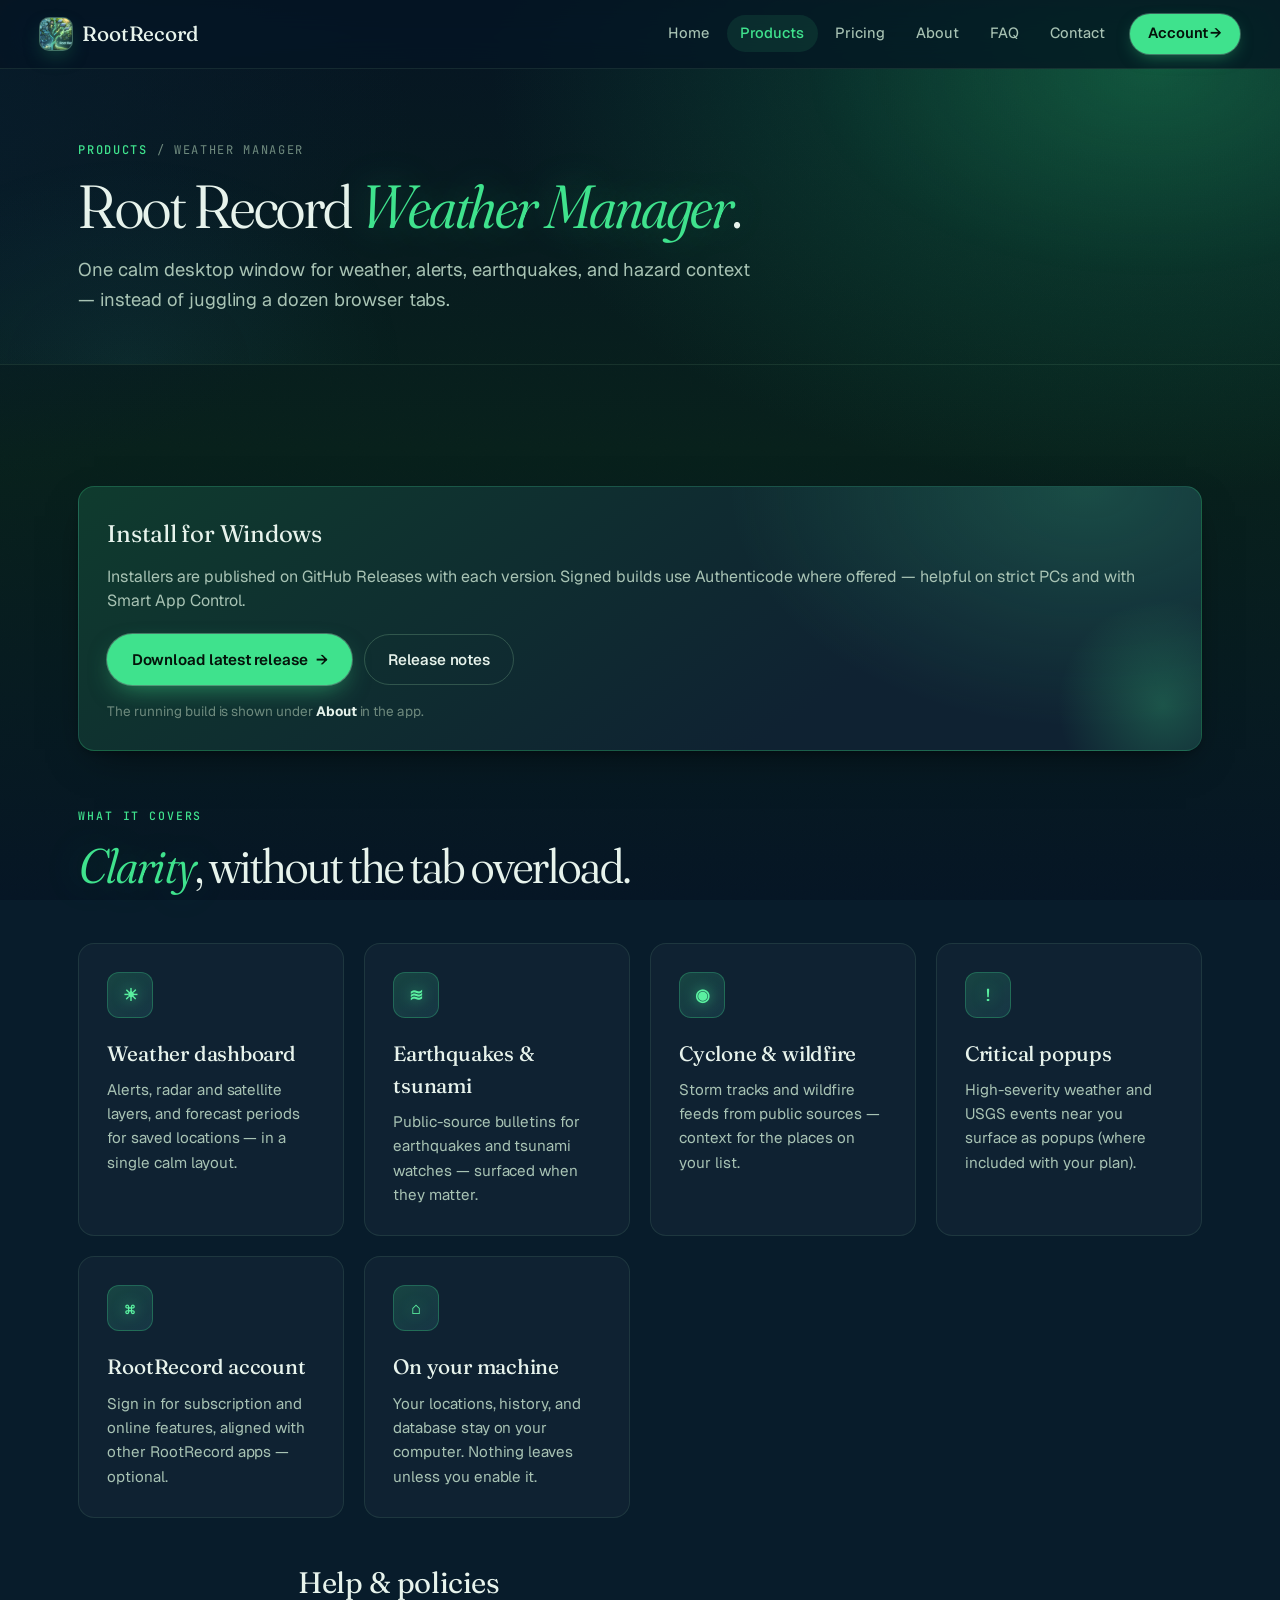
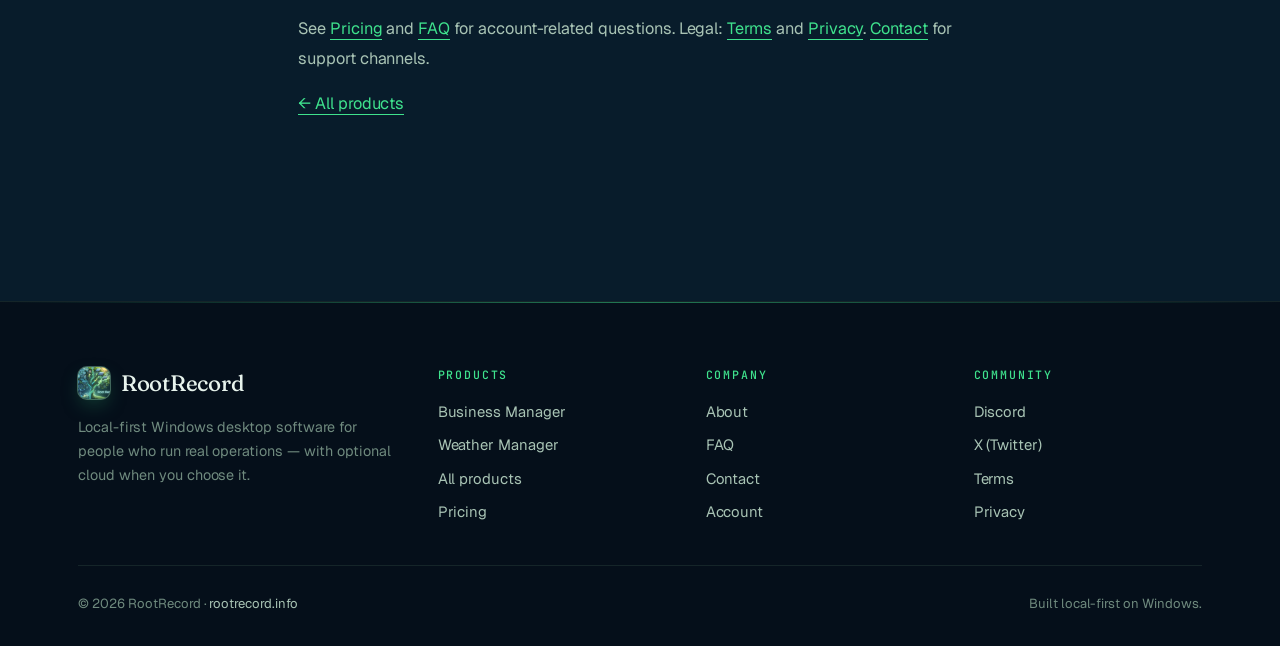
<file: rootrecord-weather-manager.html>
<!DOCTYPE html>
<html lang="en">
<head>
  <meta charset="UTF-8">
  <meta name="viewport" content="width=device-width, initial-scale=1.0">
  <title>Root Record Weather Manager — RootRecord</title>
  <meta name="description" content="Root Record Weather Manager for Windows: weather, alerts, earthquakes, and hazard context. Download from GitHub Releases.">
  <link rel="preconnect" href="https://fonts.googleapis.com">
  <link rel="preconnect" href="https://fonts.gstatic.com" crossorigin>
  <link href="https://fonts.googleapis.com/css2?family=Fraunces:ital,opsz,wght,SOFT@0,9..144,300..600,30..100;1,9..144,300..600,30..100&family=Geist:wght@400;450;500;600&family=JetBrains+Mono:wght@400;500&display=swap" rel="stylesheet">
  <!-- Favicon -->
  <link rel="icon" href="/favicon.ico" sizes="any">
  <link rel="icon" type="image/png" sizes="32x32" href="/favicon-32.png">
  <link rel="icon" type="image/png" sizes="16x16" href="/favicon-16.png">
  <link rel="apple-touch-icon" sizes="180x180" href="/favicon-180.png">
  <link rel="manifest" href="/site.webmanifest">
  <meta name="theme-color" content="#081C2B">
  <link rel="canonical" href="https://rootrecord.info/rootrecord-weather-manager.html">
  <!-- Open Graph / social -->
  <meta property="og:type" content="website">
  <meta property="og:site_name" content="RootRecord">
  <meta property="og:title" content="Root Record Weather Manager — RootRecord">
  <meta property="og:description" content="Root Record Weather Manager for Windows: weather, alerts, earthquakes, and hazard context. Download from GitHub Releases.">
  <meta property="og:url" content="https://rootrecord.info/rootrecord-weather-manager.html">
  <meta property="og:image" content="https://rootrecord.info/assets/og.jpg">
  <meta property="og:image:width" content="1200">
  <meta property="og:image:height" content="630">
  <meta name="twitter:card" content="summary_large_image">
  <meta name="twitter:site" content="@RootRecord">
  <meta name="twitter:title" content="Root Record Weather Manager — RootRecord">
  <meta name="twitter:description" content="Root Record Weather Manager for Windows: weather, alerts, earthquakes, and hazard context. Download from GitHub Releases.">
  <meta name="twitter:image" content="https://rootrecord.info/assets/og.jpg">
  <link rel="stylesheet" href="/styles.css?v=2">
</head>
<body>
  <div class="site">
    <header class="site-header">
      <div class="container site-header-inner">
        <a class="brand" href="/"><img class="brand-mark" src="/favicon-180.png" alt="RootRecord logo" width="32" height="32">RootRecord</a>
        <button class="nav-toggle" type="button" aria-label="Toggle navigation" aria-expanded="false" onclick="document.querySelector('.site-nav').classList.toggle('is-open');this.setAttribute('aria-expanded', this.getAttribute('aria-expanded')==='true'?'false':'true');">Menu</button>
        <nav class="site-nav">
          <a href="/">Home</a>
          <a href="/products.html" aria-current="page">Products</a>
          <a href="/pricing.html">Pricing</a>
          <a href="/about.html">About</a>
          <a href="/faq.html">FAQ</a>
          <a href="/contact.html">Contact</a>
          <a href="/account.html" class="nav-cta">Account →</a>
        </nav>
      </div>
    </header>

    <main class="site-main">
      <section class="page-header">
        <div class="container">
          <div class="page-header-inner">
            <p class="breadcrumb"><a href="/products.html">Products</a> / Weather Manager</p>
            <h1 class="page-title">Root Record <em>Weather Manager</em>.</h1>
            <p class="page-lead">One calm desktop window for weather, alerts, earthquakes, and hazard context — instead of juggling a dozen browser tabs.</p>
          </div>
        </div>
      </section>

      <section class="section">
        <div class="container">
          <div class="callout callout-hero" data-testid="install-callout-weather">
            <h2 style="font-family:var(--font-display);font-weight:400;font-size:1.5rem;margin:0 0 0.75rem;letter-spacing:-0.01em">Install for Windows</h2>
            <p style="margin:0">Installers are published on GitHub Releases with each version. Signed builds use Authenticode where offered — helpful on strict PCs and with Smart App Control.</p>
            <div class="cta-row">
              <a class="btn btn-primary btn-arrow" href="https://github.com/RootRecord/rootrecord-weather-manager-download/releases/latest" target="_blank" rel="noopener" data-testid="weather-download-btn">Download latest release</a>
              <a class="btn btn-secondary" href="https://github.com/RootRecord/rootrecord-weather-manager-download/releases" target="_blank" rel="noopener">Release notes</a>
            </div>
            <p style="margin:1rem 0 0;color:var(--ink-muted);font-size:0.85rem">The running build is shown under <strong style="color:var(--ink)">About</strong> in the app.</p>
          </div>

          <div class="section-header" style="margin-top:3.5rem">
            <div class="section-kicker">What it covers</div>
            <h2 class="section-title"><em>Clarity</em>, without the tab overload.</h2>
          </div>

          <div class="features">
            <div class="feature">
              <div class="feature-icon">☀</div>
              <h3>Weather dashboard</h3>
              <p>Alerts, radar and satellite layers, and forecast periods for saved locations — in a single calm layout.</p>
            </div>
            <div class="feature">
              <div class="feature-icon">≋</div>
              <h3>Earthquakes &amp; tsunami</h3>
              <p>Public-source bulletins for earthquakes and tsunami watches — surfaced when they matter.</p>
            </div>
            <div class="feature">
              <div class="feature-icon">◉</div>
              <h3>Cyclone &amp; wildfire</h3>
              <p>Storm tracks and wildfire feeds from public sources — context for the places on your list.</p>
            </div>
            <div class="feature">
              <div class="feature-icon">!</div>
              <h3>Critical popups</h3>
              <p>High-severity weather and USGS events near you surface as popups (where included with your plan).</p>
            </div>
            <div class="feature">
              <div class="feature-icon">⌘</div>
              <h3>RootRecord account</h3>
              <p>Sign in for subscription and online features, aligned with other RootRecord apps — optional.</p>
            </div>
            <div class="feature">
              <div class="feature-icon">⌂</div>
              <h3>On your machine</h3>
              <p>Your locations, history, and database stay on your computer. Nothing leaves unless you enable it.</p>
            </div>
          </div>

          <div class="container-narrow prose" style="margin-top:3rem">
            <h2>Help &amp; policies</h2>
            <p>See <a href="/pricing.html">Pricing</a> and <a href="/faq.html">FAQ</a> for account-related questions. Legal: <a href="/terms.html">Terms</a> and <a href="/privacy.html">Privacy</a>. <a href="/contact.html">Contact</a> for support channels.</p>
            <p><a href="/products.html">← All products</a></p>
          </div>
        </div>
      </section>
    </main>

    <footer class="site-footer">
      <div class="container">
        <div class="footer-grid">
          <div class="footer-brand">
            <a class="brand" href="/"><img class="brand-mark" src="/favicon-180.png" alt="RootRecord logo" width="32" height="32">RootRecord</a>
            <p>Local-first Windows desktop software for people who run real operations — with optional cloud when you choose it.</p>
          </div>
          <div class="footer-col"><h4>Products</h4><ul><li><a href="/rootrecord-business-manager.html">Business Manager</a></li><li><a href="/rootrecord-weather-manager.html">Weather Manager</a></li><li><a href="/products.html">All products</a></li><li><a href="/pricing.html">Pricing</a></li></ul></div>
          <div class="footer-col"><h4>Company</h4><ul><li><a href="/about.html">About</a></li><li><a href="/faq.html">FAQ</a></li><li><a href="/contact.html">Contact</a></li><li><a href="/account.html">Account</a></li></ul></div>
          <div class="footer-col"><h4>Community</h4><ul><li><a href="https://discord.gg/CPaDYuFkU" target="_blank" rel="noopener">Discord</a></li><li><a href="https://x.com/RootRecord" target="_blank" rel="noopener">X (Twitter)</a></li><li><a href="/terms.html">Terms</a></li><li><a href="/privacy.html">Privacy</a></li></ul></div>
        </div>
        <div class="footer-bottom">
          <span>© <span id="yr">2026</span> RootRecord · <a href="https://rootrecord.info/">rootrecord.info</a></span>
          <span>Built local-first on Windows.</span>
        </div>
      </div>
    </footer>
  </div>
  <script>document.getElementById('yr').textContent=new Date().getFullYear();</script>
</body>
</html>
</file>
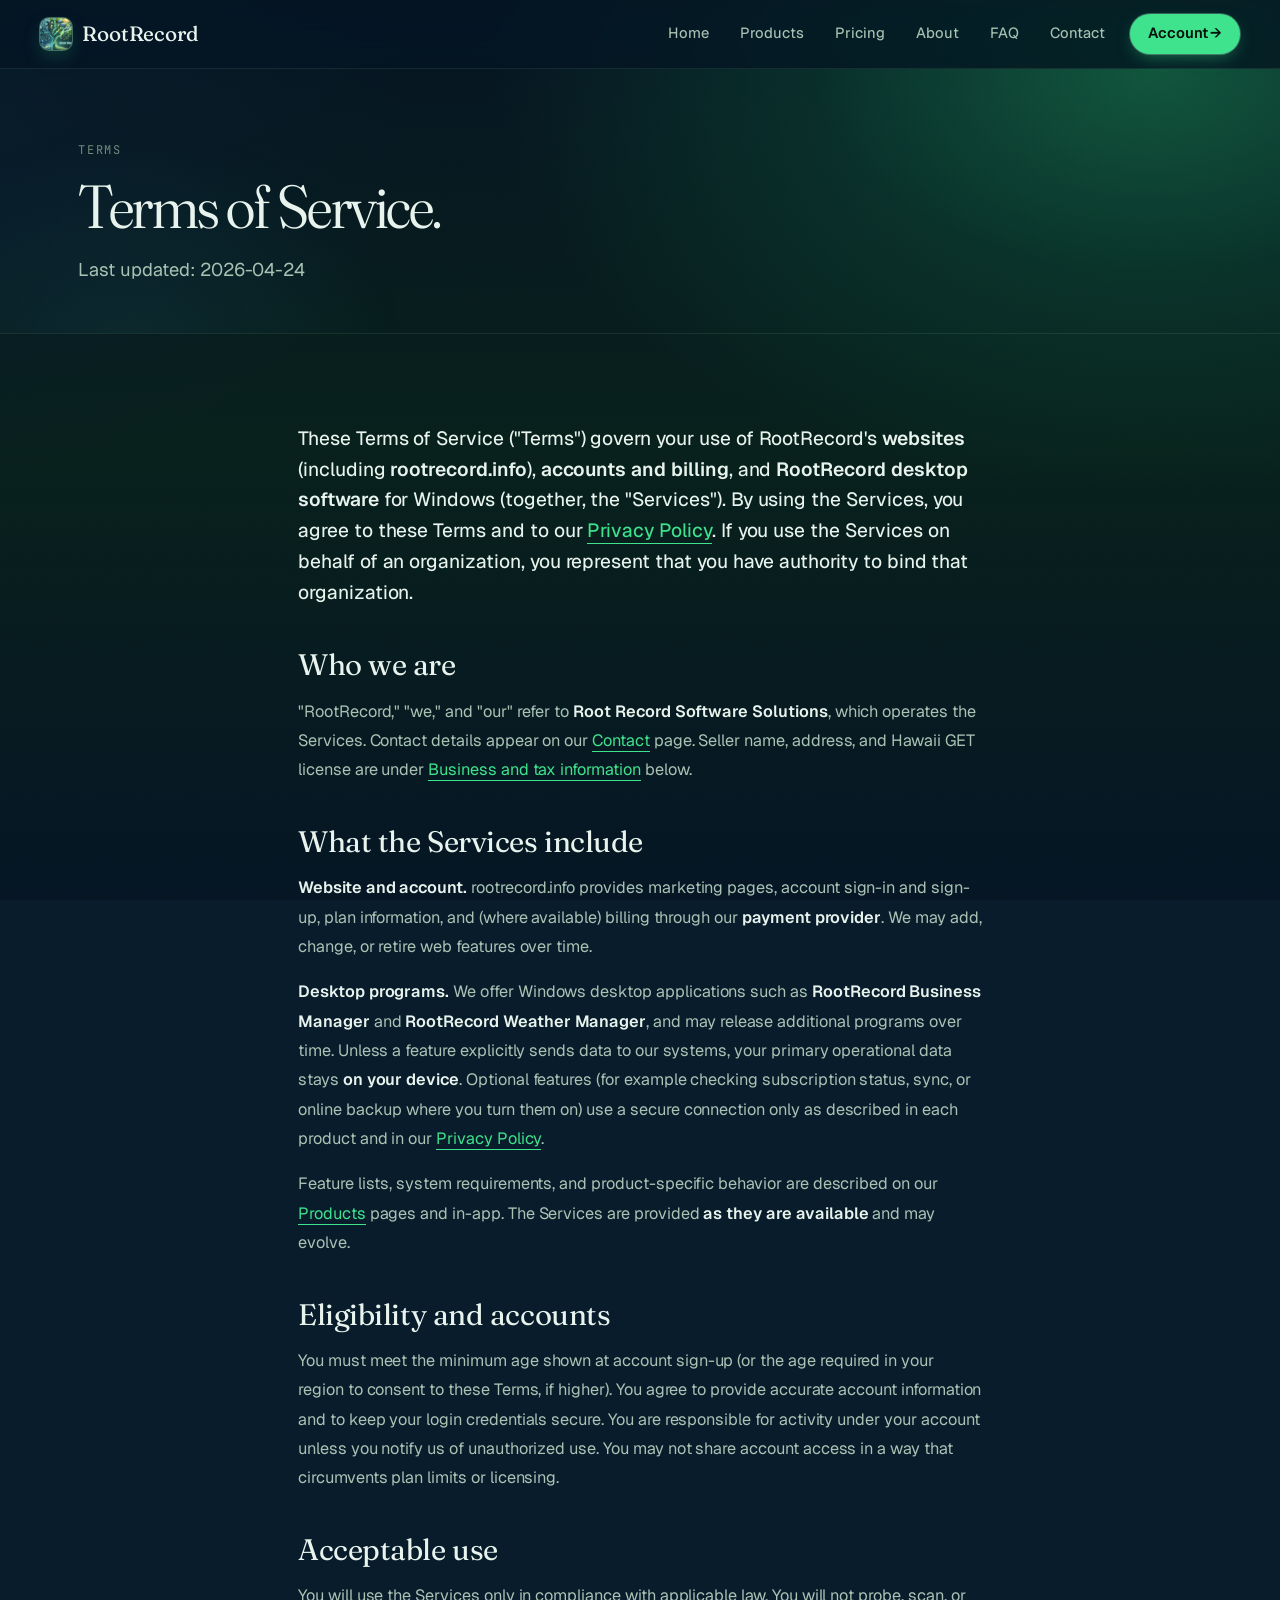
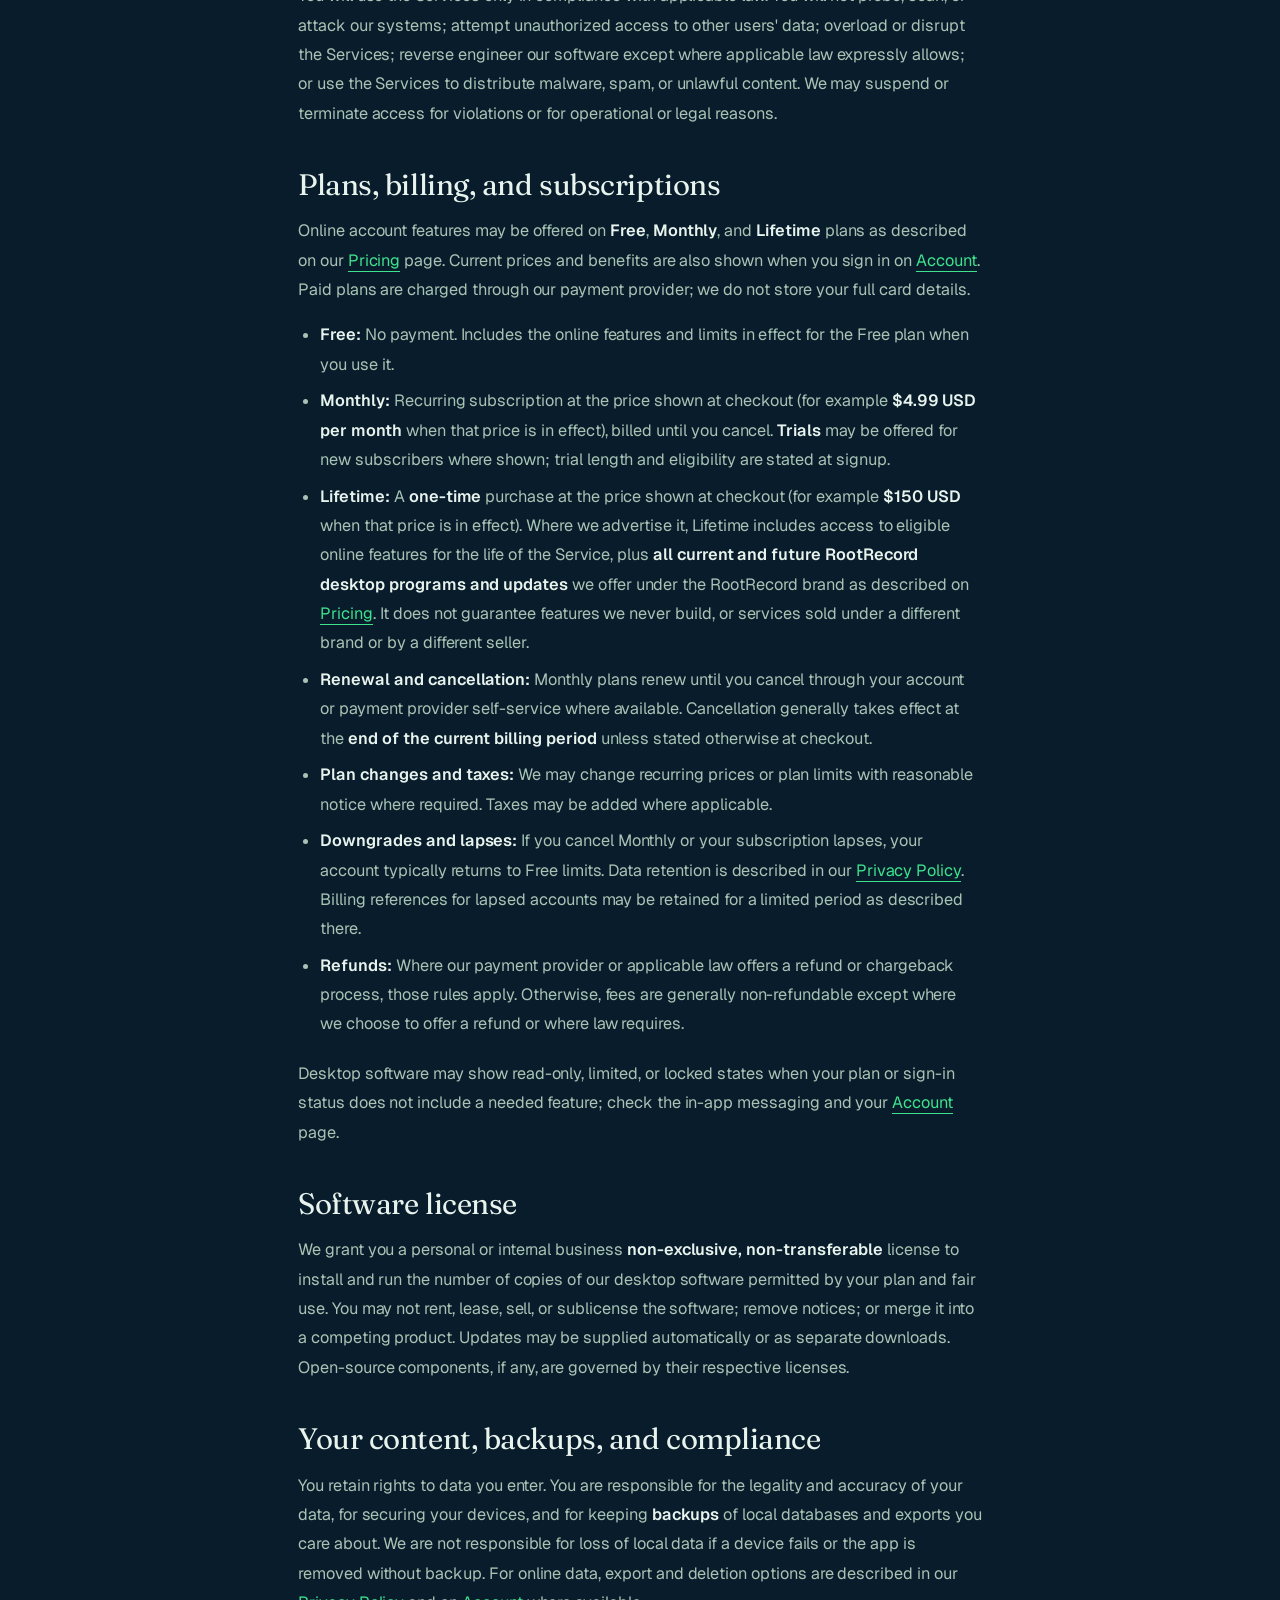
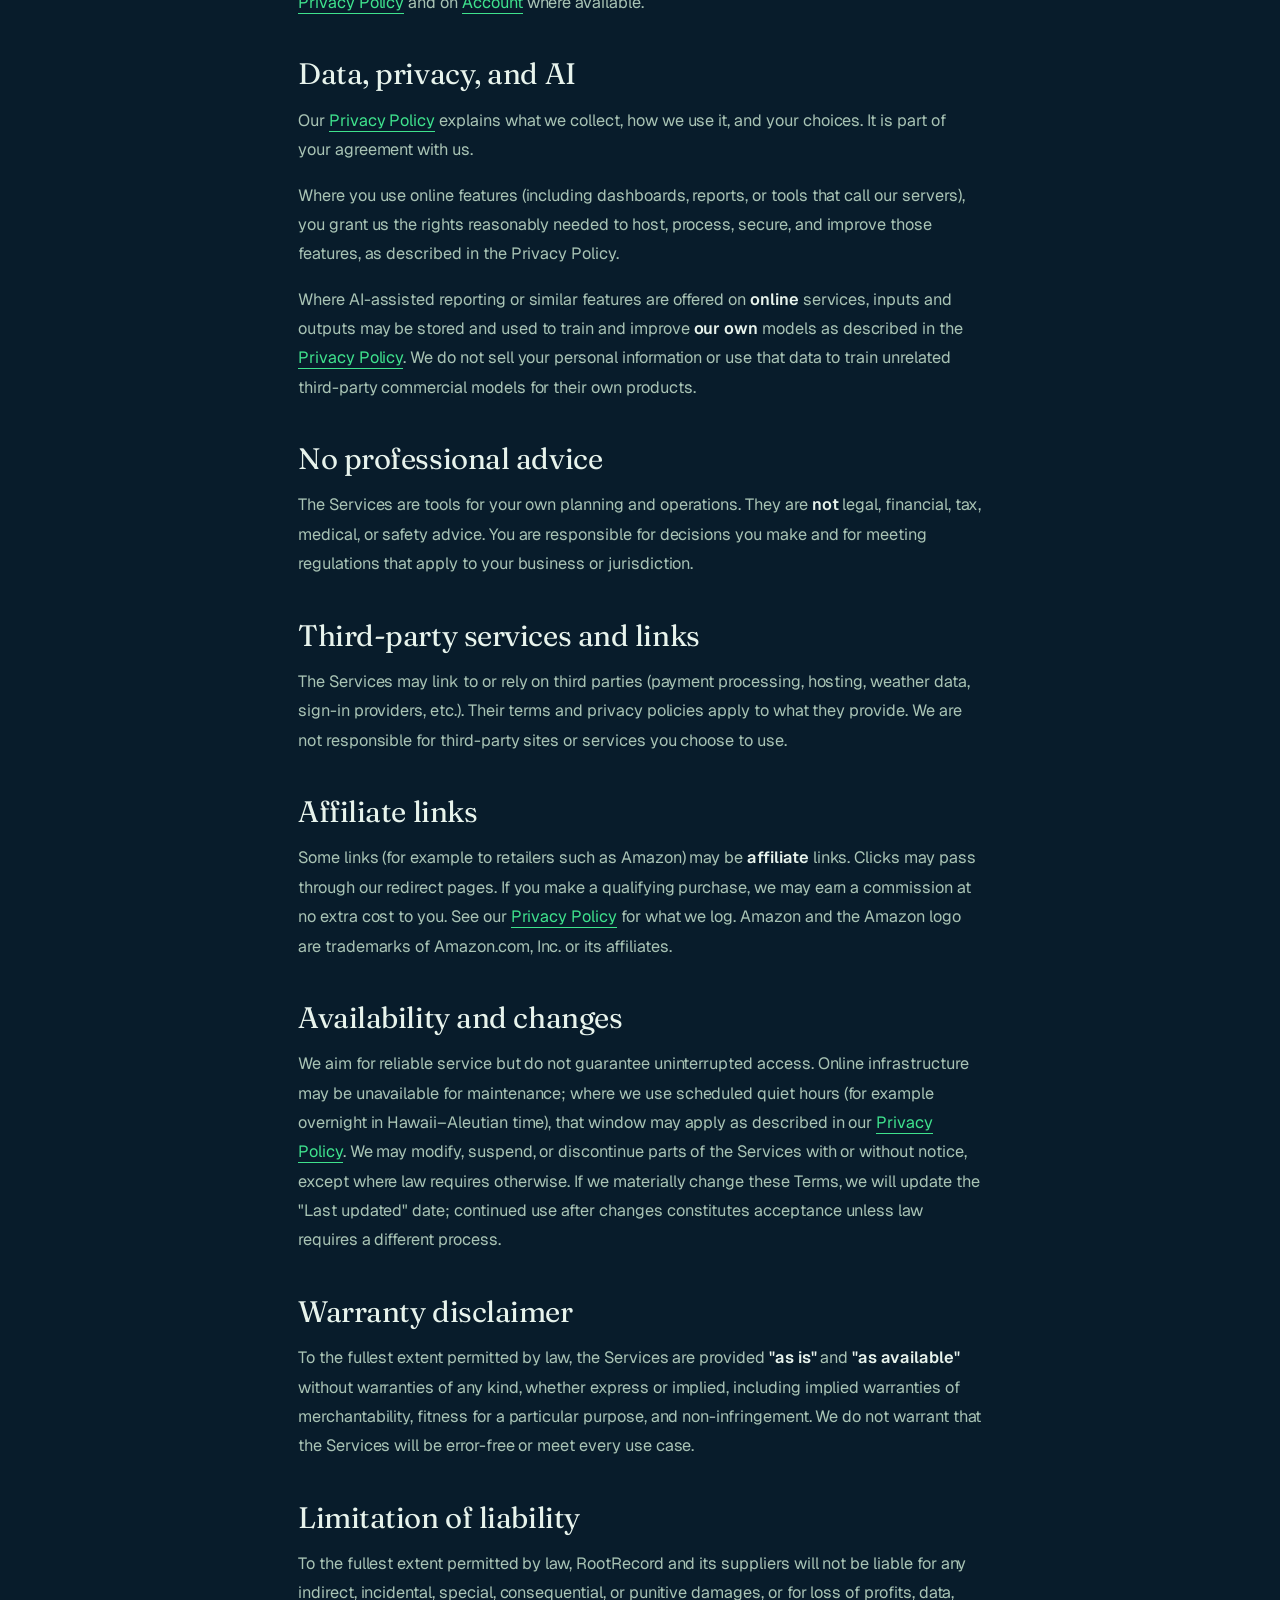
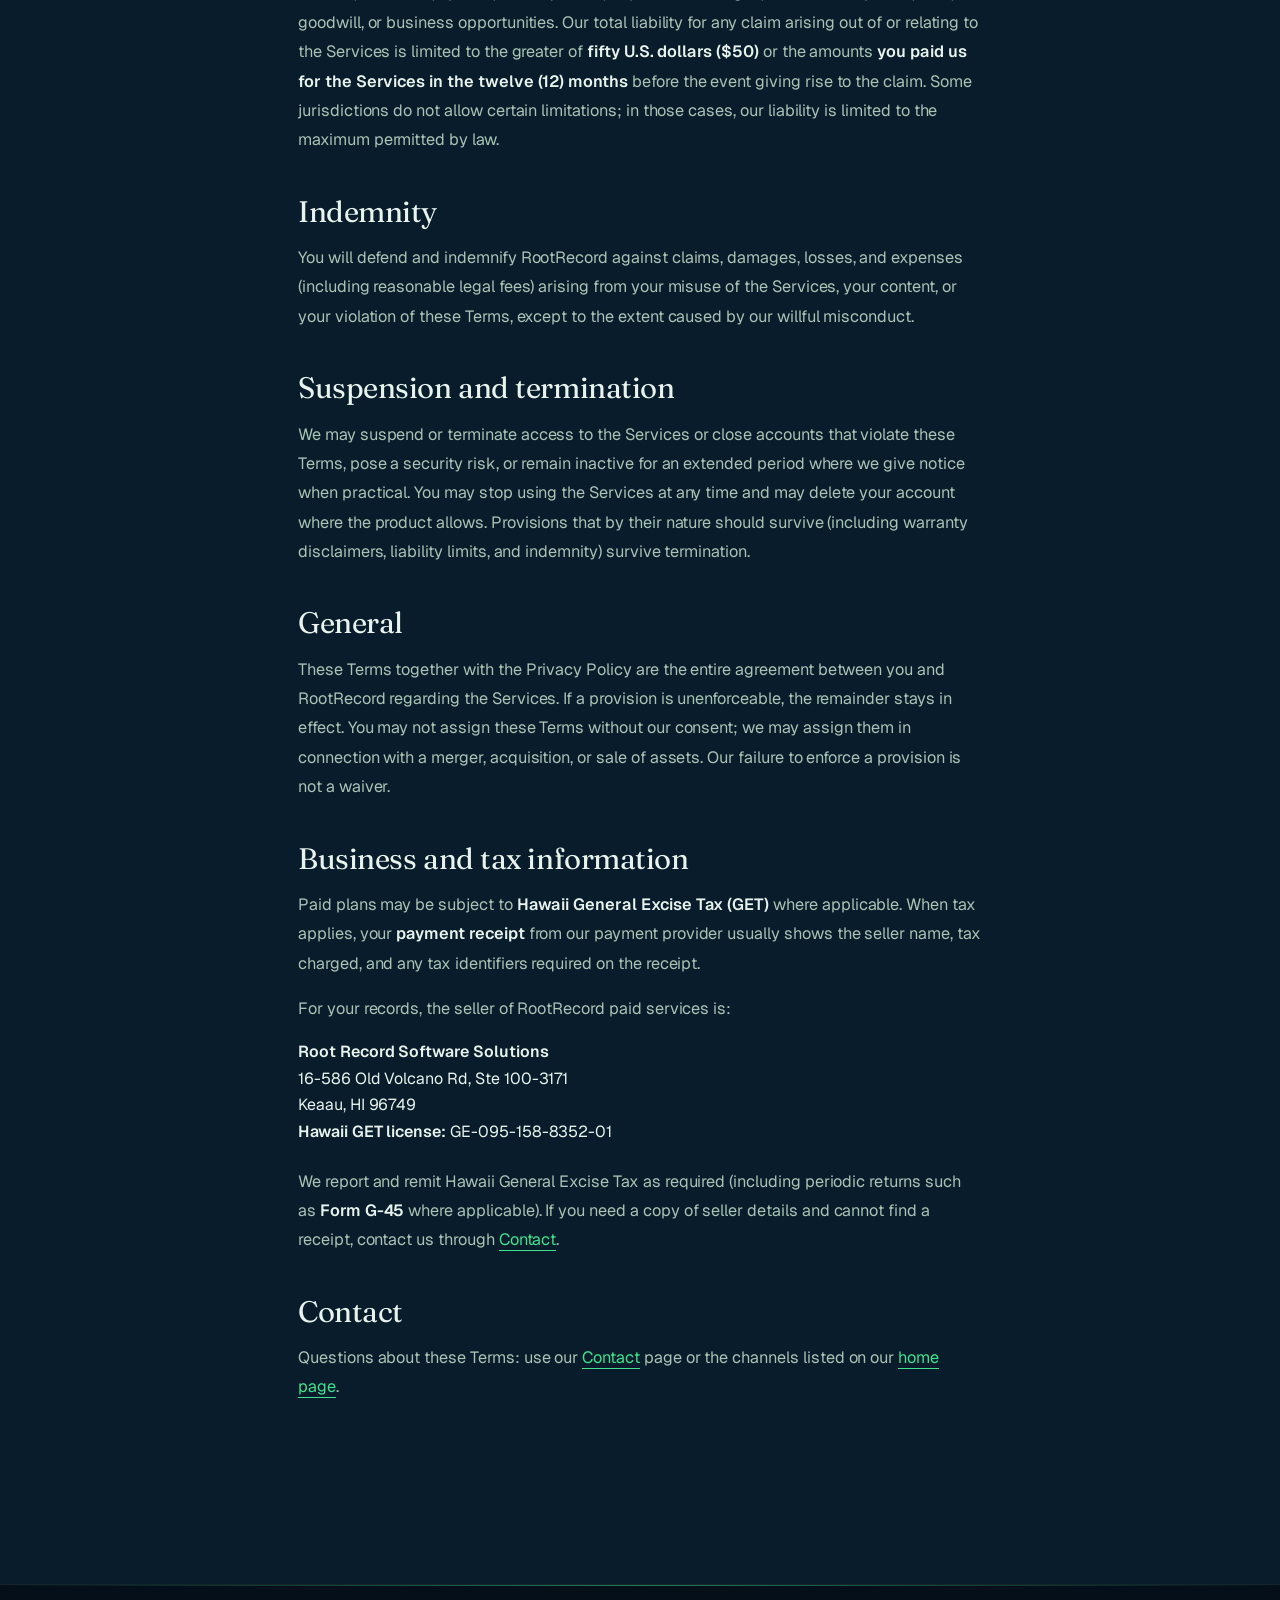
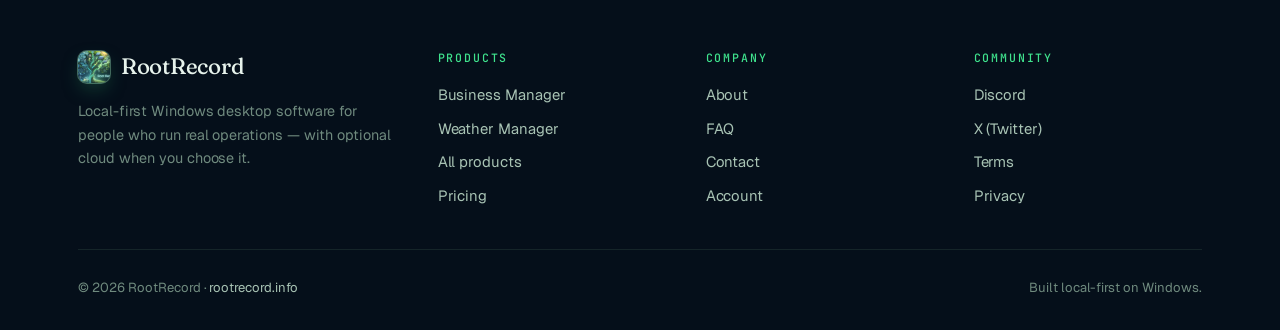
<file: terms.html>
<!DOCTYPE html>
<html lang="en">
<head>
  <meta charset="UTF-8">
  <meta name="viewport" content="width=device-width, initial-scale=1.0">
  <title>Terms of Service — RootRecord</title>
  <meta name="description" content="RootRecord Terms of Service: Windows desktop apps, rootrecord.info accounts, billing, acceptable use, and your rights.">
  <link rel="preconnect" href="https://fonts.googleapis.com">
  <link rel="preconnect" href="https://fonts.gstatic.com" crossorigin>
  <link href="https://fonts.googleapis.com/css2?family=Fraunces:ital,opsz,wght,SOFT@0,9..144,300..600,30..100;1,9..144,300..600,30..100&family=Geist:wght@400;450;500;600&family=JetBrains+Mono:wght@400;500&display=swap" rel="stylesheet">
  <!-- Favicon -->
  <link rel="icon" href="/favicon.ico" sizes="any">
  <link rel="icon" type="image/png" sizes="32x32" href="/favicon-32.png">
  <link rel="icon" type="image/png" sizes="16x16" href="/favicon-16.png">
  <link rel="apple-touch-icon" sizes="180x180" href="/favicon-180.png">
  <link rel="manifest" href="/site.webmanifest">
  <meta name="theme-color" content="#081C2B">
  <link rel="canonical" href="https://rootrecord.info/terms.html">
  <!-- Open Graph / social -->
  <meta property="og:type" content="website">
  <meta property="og:site_name" content="RootRecord">
  <meta property="og:title" content="Terms of Service — RootRecord">
  <meta property="og:description" content="RootRecord Terms of Service: Windows desktop apps, rootrecord.info accounts, billing, and acceptable use.">
  <meta property="og:url" content="https://rootrecord.info/terms.html">
  <meta property="og:image" content="https://rootrecord.info/assets/og.jpg">
  <meta property="og:image:width" content="1200">
  <meta property="og:image:height" content="630">
  <meta name="twitter:card" content="summary_large_image">
  <meta name="twitter:site" content="@RootRecord">
  <meta name="twitter:title" content="Terms of Service — RootRecord">
  <meta name="twitter:description" content="RootRecord Terms of Service: Windows desktop apps, rootrecord.info accounts, billing, and acceptable use.">
  <meta name="twitter:image" content="https://rootrecord.info/assets/og.jpg">
  <link rel="stylesheet" href="/styles.css?v=2">
</head>
<body>
  <div class="site">
    <header class="site-header">
      <div class="container site-header-inner">
        <a class="brand" href="/"><img class="brand-mark" src="/favicon-180.png" alt="RootRecord logo" width="32" height="32">RootRecord</a>
        <button class="nav-toggle" type="button" aria-label="Toggle navigation" aria-expanded="false" onclick="document.querySelector('.site-nav').classList.toggle('is-open');this.setAttribute('aria-expanded', this.getAttribute('aria-expanded')==='true'?'false':'true');">Menu</button>
        <nav class="site-nav">
          <a href="/">Home</a>
          <a href="/products.html">Products</a>
          <a href="/pricing.html">Pricing</a>
          <a href="/about.html">About</a>
          <a href="/faq.html">FAQ</a>
          <a href="/contact.html">Contact</a>
          <a href="/account.html" class="nav-cta">Account →</a>
        </nav>
      </div>
    </header>

    <main class="site-main">
      <section class="page-header">
        <div class="container">
          <div class="page-header-inner">
            <p class="breadcrumb">Terms</p>
            <h1 class="page-title">Terms of Service.</h1>
            <p class="page-lead">Last updated: 2026-04-24</p>
          </div>
        </div>
      </section>

      <section class="section">
        <div class="container-narrow prose">
          <p class="lead">These Terms of Service ("Terms") govern your use of RootRecord's <strong>websites</strong> (including <strong>rootrecord.info</strong>), <strong>accounts and billing</strong>, and <strong>RootRecord desktop software</strong> for Windows (together, the "Services"). By using the Services, you agree to these Terms and to our <a href="/privacy.html">Privacy Policy</a>. If you use the Services on behalf of an organization, you represent that you have authority to bind that organization.</p>

          <h2>Who we are</h2>
          <p>"RootRecord," "we," and "our" refer to <strong>Root Record Software Solutions</strong>, which operates the Services. Contact details appear on our <a href="/contact.html">Contact</a> page. Seller name, address, and Hawaii GET license are under <a href="#business-tax">Business and tax information</a> below.</p>

          <h2>What the Services include</h2>
          <p><strong>Website and account.</strong> rootrecord.info provides marketing pages, account sign-in and sign-up, plan information, and (where available) billing through our <strong>payment provider</strong>. We may add, change, or retire web features over time.</p>
          <p><strong>Desktop programs.</strong> We offer Windows desktop applications such as <strong>RootRecord Business Manager</strong> and <strong>RootRecord Weather Manager</strong>, and may release additional programs over time. Unless a feature explicitly sends data to our systems, your primary operational data stays <strong>on your device</strong>. Optional features (for example checking subscription status, sync, or online backup where you turn them on) use a secure connection only as described in each product and in our <a href="/privacy.html">Privacy Policy</a>.</p>
          <p>Feature lists, system requirements, and product-specific behavior are described on our <a href="/products.html">Products</a> pages and in-app. The Services are provided <strong>as they are available</strong> and may evolve.</p>

          <h2>Eligibility and accounts</h2>
          <p>You must meet the minimum age shown at account sign-up (or the age required in your region to consent to these Terms, if higher). You agree to provide accurate account information and to keep your login credentials secure. You are responsible for activity under your account unless you notify us of unauthorized use. You may not share account access in a way that circumvents plan limits or licensing.</p>

          <h2>Acceptable use</h2>
          <p>You will use the Services only in compliance with applicable law. You will not probe, scan, or attack our systems; attempt unauthorized access to other users' data; overload or disrupt the Services; reverse engineer our software except where applicable law expressly allows; or use the Services to distribute malware, spam, or unlawful content. We may suspend or terminate access for violations or for operational or legal reasons.</p>

          <h2 id="subscriptions">Plans, billing, and subscriptions</h2>
          <p>Online account features may be offered on <strong>Free</strong>, <strong>Monthly</strong>, and <strong>Lifetime</strong> plans as described on our <a href="/pricing.html">Pricing</a> page. Current prices and benefits are also shown when you sign in on <a href="/account.html">Account</a>. Paid plans are charged through our payment provider; we do not store your full card details.</p>
          <ul>
            <li><strong>Free:</strong> No payment. Includes the online features and limits in effect for the Free plan when you use it.</li>
            <li><strong>Monthly:</strong> Recurring subscription at the price shown at checkout (for example <strong>$4.99 USD per month</strong> when that price is in effect), billed until you cancel. <strong>Trials</strong> may be offered for new subscribers where shown; trial length and eligibility are stated at signup.</li>
            <li><strong>Lifetime:</strong> A <strong>one-time</strong> purchase at the price shown at checkout (for example <strong>$150 USD</strong> when that price is in effect). Where we advertise it, Lifetime includes access to eligible online features for the life of the Service, plus <strong>all current and future RootRecord desktop programs and updates</strong> we offer under the RootRecord brand as described on <a href="/pricing.html">Pricing</a>. It does not guarantee features we never build, or services sold under a different brand or by a different seller.</li>
            <li><strong>Renewal and cancellation:</strong> Monthly plans renew until you cancel through your account or payment provider self-service where available. Cancellation generally takes effect at the <strong>end of the current billing period</strong> unless stated otherwise at checkout.</li>
            <li><strong>Plan changes and taxes:</strong> We may change recurring prices or plan limits with reasonable notice where required. Taxes may be added where applicable.</li>
            <li><strong>Downgrades and lapses:</strong> If you cancel Monthly or your subscription lapses, your account typically returns to Free limits. Data retention is described in our <a href="/privacy.html">Privacy Policy</a>. Billing references for lapsed accounts may be retained for a limited period as described there.</li>
            <li><strong>Refunds:</strong> Where our payment provider or applicable law offers a refund or chargeback process, those rules apply. Otherwise, fees are generally non-refundable except where we choose to offer a refund or where law requires.</li>
          </ul>
          <p>Desktop software may show read-only, limited, or locked states when your plan or sign-in status does not include a needed feature; check the in-app messaging and your <a href="/account.html">Account</a> page.</p>

          <h2>Software license</h2>
          <p>We grant you a personal or internal business <strong>non-exclusive, non-transferable</strong> license to install and run the number of copies of our desktop software permitted by your plan and fair use. You may not rent, lease, sell, or sublicense the software; remove notices; or merge it into a competing product. Updates may be supplied automatically or as separate downloads. Open-source components, if any, are governed by their respective licenses.</p>

          <h2>Your content, backups, and compliance</h2>
          <p>You retain rights to data you enter. You are responsible for the legality and accuracy of your data, for securing your devices, and for keeping <strong>backups</strong> of local databases and exports you care about. We are not responsible for loss of local data if a device fails or the app is removed without backup. For online data, export and deletion options are described in our <a href="/privacy.html">Privacy Policy</a> and on <a href="/account.html">Account</a> where available.</p>

          <h2 id="data-and-privacy">Data, privacy, and AI</h2>
          <p>Our <a href="/privacy.html">Privacy Policy</a> explains what we collect, how we use it, and your choices. It is part of your agreement with us.</p>
          <p>Where you use online features (including dashboards, reports, or tools that call our servers), you grant us the rights reasonably needed to host, process, secure, and improve those features, as described in the Privacy Policy.</p>
          <p>Where AI-assisted reporting or similar features are offered on <strong>online</strong> services, inputs and outputs may be stored and used to train and improve <strong>our own</strong> models as described in the <a href="/privacy.html#ai-models">Privacy Policy</a>. We do not sell your personal information or use that data to train unrelated third-party commercial models for their own products.</p>

          <h2>No professional advice</h2>
          <p>The Services are tools for your own planning and operations. They are <strong>not</strong> legal, financial, tax, medical, or safety advice. You are responsible for decisions you make and for meeting regulations that apply to your business or jurisdiction.</p>

          <h2>Third-party services and links</h2>
          <p>The Services may link to or rely on third parties (payment processing, hosting, weather data, sign-in providers, etc.). Their terms and privacy policies apply to what they provide. We are not responsible for third-party sites or services you choose to use.</p>

          <h2 id="affiliate">Affiliate links</h2>
          <p>Some links (for example to retailers such as Amazon) may be <strong>affiliate</strong> links. Clicks may pass through our redirect pages. If you make a qualifying purchase, we may earn a commission at no extra cost to you. See our <a href="/privacy.html#affiliate">Privacy Policy</a> for what we log. Amazon and the Amazon logo are trademarks of Amazon.com, Inc. or its affiliates.</p>

          <h2>Availability and changes</h2>
          <p>We aim for reliable service but do not guarantee uninterrupted access. Online infrastructure may be unavailable for maintenance; where we use scheduled quiet hours (for example overnight in Hawaii–Aleutian time), that window may apply as described in our <a href="/privacy.html">Privacy Policy</a>. We may modify, suspend, or discontinue parts of the Services with or without notice, except where law requires otherwise. If we materially change these Terms, we will update the "Last updated" date; continued use after changes constitutes acceptance unless law requires a different process.</p>

          <h2>Warranty disclaimer</h2>
          <p>To the fullest extent permitted by law, the Services are provided <strong>"as is"</strong> and <strong>"as available"</strong> without warranties of any kind, whether express or implied, including implied warranties of merchantability, fitness for a particular purpose, and non-infringement. We do not warrant that the Services will be error-free or meet every use case.</p>

          <h2>Limitation of liability</h2>
          <p>To the fullest extent permitted by law, RootRecord and its suppliers will not be liable for any indirect, incidental, special, consequential, or punitive damages, or for loss of profits, data, goodwill, or business opportunities. Our total liability for any claim arising out of or relating to the Services is limited to the greater of <strong>fifty U.S. dollars ($50)</strong> or the amounts <strong>you paid us for the Services in the twelve (12) months</strong> before the event giving rise to the claim. Some jurisdictions do not allow certain limitations; in those cases, our liability is limited to the maximum permitted by law.</p>

          <h2>Indemnity</h2>
          <p>You will defend and indemnify RootRecord against claims, damages, losses, and expenses (including reasonable legal fees) arising from your misuse of the Services, your content, or your violation of these Terms, except to the extent caused by our willful misconduct.</p>

          <h2>Suspension and termination</h2>
          <p>We may suspend or terminate access to the Services or close accounts that violate these Terms, pose a security risk, or remain inactive for an extended period where we give notice when practical. You may stop using the Services at any time and may delete your account where the product allows. Provisions that by their nature should survive (including warranty disclaimers, liability limits, and indemnity) survive termination.</p>

          <h2>General</h2>
          <p>These Terms together with the Privacy Policy are the entire agreement between you and RootRecord regarding the Services. If a provision is unenforceable, the remainder stays in effect. You may not assign these Terms without our consent; we may assign them in connection with a merger, acquisition, or sale of assets. Our failure to enforce a provision is not a waiver.</p>

          <h2 id="business-tax">Business and tax information</h2>
          <p>Paid plans may be subject to <strong>Hawaii General Excise Tax (GET)</strong> where applicable. When tax applies, your <strong>payment receipt</strong> from our payment provider usually shows the seller name, tax charged, and any tax identifiers required on the receipt.</p>
          <p>For your records, the seller of RootRecord paid services is:</p>
          <address class="seller-address">
            <strong>Root Record Software Solutions</strong><br>
            16-586 Old Volcano Rd, Ste 100-3171<br>
            Keaau, HI 96749<br>
            <strong>Hawaii GET license:</strong> GE-095-158-8352-01
          </address>
          <p>We report and remit Hawaii General Excise Tax as required (including periodic returns such as <strong>Form G-45</strong> where applicable). If you need a copy of seller details and cannot find a receipt, contact us through <a href="/contact.html">Contact</a>.</p>

          <h2>Contact</h2>
          <p>Questions about these Terms: use our <a href="/contact.html">Contact</a> page or the channels listed on our <a href="/">home page</a>.</p>
        </div>
      </section>
    </main>

    <footer class="site-footer">
      <div class="container">
        <div class="footer-grid">
          <div class="footer-brand">
            <a class="brand" href="/"><img class="brand-mark" src="/favicon-180.png" alt="RootRecord logo" width="32" height="32">RootRecord</a>
            <p>Local-first Windows desktop software for people who run real operations — with optional cloud when you choose it.</p>
          </div>
          <div class="footer-col"><h4>Products</h4><ul><li><a href="/rootrecord-business-manager.html">Business Manager</a></li><li><a href="/rootrecord-weather-manager.html">Weather Manager</a></li><li><a href="/products.html">All products</a></li><li><a href="/pricing.html">Pricing</a></li></ul></div>
          <div class="footer-col"><h4>Company</h4><ul><li><a href="/about.html">About</a></li><li><a href="/faq.html">FAQ</a></li><li><a href="/contact.html">Contact</a></li><li><a href="/account.html">Account</a></li></ul></div>
          <div class="footer-col"><h4>Community</h4><ul><li><a href="https://discord.gg/CPaDYuFkU" target="_blank" rel="noopener">Discord</a></li><li><a href="https://x.com/RootRecord" target="_blank" rel="noopener">X (Twitter)</a></li><li><a href="/terms.html">Terms</a></li><li><a href="/privacy.html">Privacy</a></li></ul></div>
        </div>
        <div class="footer-bottom">
          <span>© <span id="yr">2026</span> RootRecord · <a href="https://rootrecord.info/">rootrecord.info</a></span>
          <span>Built local-first on Windows.</span>
        </div>
      </div>
    </footer>
  </div>
  <script>document.getElementById('yr').textContent=new Date().getFullYear();</script>
</body>
</html>
</file>
<file: styles.css>
/* ==========================================================================
   RootRecord — Dark Neon Brand System (navy + emerald + electric green)
   Matches the brand artwork: rooted tree of circuit lines with solar / weather
   iconography. Deep midnight → emerald gradient, neon-green + cyan accents.
   ========================================================================== */

:root {
  /* Surfaces */
  --bg-0: #050F1A;          /* deepest */
  --bg-1: #081C2B;          /* primary navy */
  --bg-2: #0D2F22;          /* emerald undertone */
  --surface: #0F2232;       /* card base */
  --surface-2: #13304A;     /* raised / hover */
  --surface-3: #0B2B20;     /* emerald card variant */

  /* Text */
  --ink: #E7F3EC;           /* near-white with green tint */
  --ink-soft: #A8C3B4;      /* muted body */
  --ink-muted: #6F8A7E;     /* meta / caption */
  --ink-dark: #04120A;      /* for placement on bright accents */

  /* Accents */
  --moss: #3FE28D;          /* ELECTRIC GREEN — primary accent */
  --moss-deep: #0F3B2E;     /* deep emerald backdrop */
  --moss-bright: #5AF0A0;
  --moss-glow: #ADF5CC;
  --cyan: #5CE1F0;          /* secondary circuit cyan */
  --cyan-soft: #B8E6FF;     /* pale flower / ice tones */
  --sun: #FCD34D;           /* warm sun yellow highlight */
  --terracotta: #E89A5A;

  /* Structural */
  --line: rgba(167, 230, 178, 0.10);
  --line-soft: rgba(167, 230, 178, 0.06);
  --line-strong: rgba(167, 230, 178, 0.22);

  /* Shadows / glows */
  --shadow-sm: 0 2px 8px rgba(0,0,0,0.35), 0 1px 2px rgba(0,0,0,0.4);
  --shadow-md: 0 14px 40px -16px rgba(0,0,0,0.6), 0 4px 10px -4px rgba(0,0,0,0.4);
  --shadow-lg: 0 30px 70px -24px rgba(0,0,0,0.7), 0 8px 22px -10px rgba(0,0,0,0.5);
  --glow-green: 0 0 0 1px rgba(63, 226, 141, 0.35), 0 8px 30px -6px rgba(63, 226, 141, 0.35);
  --glow-cyan: 0 0 0 1px rgba(92, 225, 240, 0.3), 0 8px 30px -6px rgba(92, 225, 240, 0.3);

  --r-sm: 6px; --r-md: 10px; --r-lg: 16px; --r-xl: 22px; --r-pill: 999px;

  --font-display: "Fraunces", "Instrument Serif", Georgia, "Times New Roman", serif;
  --font-sans: "Geist", "Inter", -apple-system, BlinkMacSystemFont, "Segoe UI", system-ui, sans-serif;
  --font-mono: "JetBrains Mono", "SF Mono", Menlo, Consolas, monospace;

  --ease-out: cubic-bezier(0.16, 1, 0.3, 1);
  --ease-in-out: cubic-bezier(0.65, 0, 0.35, 1);
}

*, *::before, *::after { box-sizing: border-box; }

html {
  font-size: 16px;
  -webkit-font-smoothing: antialiased;
  -moz-osx-font-smoothing: grayscale;
  scroll-behavior: smooth;
  text-rendering: optimizeLegibility;
  background: var(--bg-0);
}

body {
  margin: 0;
  font-family: var(--font-sans);
  font-feature-settings: "ss01", "cv11";
  color: var(--ink);
  background: var(--bg-1);
  background-image:
    radial-gradient(1100px 700px at 90% 8%, rgba(15, 90, 60, 0.70), transparent 60%),
    radial-gradient(900px 600px at -10% 15%, rgba(8, 28, 43, 0.95), transparent 60%),
    linear-gradient(180deg, #061422 0%, #08201B 50%, #061524 100%);
  background-attachment: fixed;
  min-height: 100vh;
  line-height: 1.55;
  letter-spacing: -0.003em;
  overflow-x: hidden;
}

/* Subtle noise for premium tech feel */
body::before {
  content: "";
  position: fixed;
  inset: 0;
  pointer-events: none;
  z-index: 1;
  opacity: 0.25;
  mix-blend-mode: soft-light;
  background-image: url("data:image/svg+xml;utf8,<svg xmlns='http://www.w3.org/2000/svg' width='180' height='180'><filter id='n'><feTurbulence type='fractalNoise' baseFrequency='0.85' numOctaves='2' stitchTiles='stitch'/><feColorMatrix values='0 0 0 0 1  0 0 0 0 1  0 0 0 0 1  0 0 0 0.15 0'/></filter><rect width='100%' height='100%' filter='url(%23n)'/></svg>");
}

/* Optional scanline / circuit watermark on hero area */
.bg-circuit {
  position: absolute;
  inset: 0;
  pointer-events: none;
  opacity: 0.12;
  background-image: url("data:image/svg+xml;utf8,<svg xmlns='http://www.w3.org/2000/svg' width='80' height='80' viewBox='0 0 80 80' fill='none' stroke='%233FE28D' stroke-width='0.6'><path d='M0 40h20v-20h20v40h40'/><path d='M40 0v20h-20v40'/><circle cx='40' cy='40' r='2' fill='%233FE28D' stroke='none'/><circle cx='20' cy='20' r='1.5' fill='%235CE1F0' stroke='none'/></svg>");
  background-size: 80px 80px;
  mix-blend-mode: lighten;
}

::selection { background: var(--moss); color: var(--ink-dark); }

a { color: inherit; }

/* ============================================== LAYOUT */

.site {
  position: relative;
  z-index: 2;
  min-height: 100vh;
  display: flex;
  flex-direction: column;
}

.container {
  width: 100%;
  max-width: 1200px;
  margin: 0 auto;
  padding: 0 clamp(1.25rem, 3vw, 2.5rem);
}

.container-narrow {
  width: 100%;
  max-width: 760px;
  margin: 0 auto;
  padding: 0 clamp(1.25rem, 3vw, 2rem);
}

/* ============================================== HEADER / NAV */

.site-header {
  position: sticky;
  top: 0;
  z-index: 30;
  background: rgba(6, 20, 34, 0.75);
  backdrop-filter: saturate(160%) blur(16px);
  -webkit-backdrop-filter: saturate(160%) blur(16px);
  border-bottom: 1px solid var(--line);
}

.site-header-inner {
  display: flex;
  align-items: center;
  justify-content: space-between;
  gap: 2rem;
  padding: 0.85rem 0;
}

.brand {
  display: inline-flex;
  align-items: center;
  gap: 0.65rem;
  text-decoration: none;
  color: var(--ink);
  font-family: var(--font-display);
  font-size: 1.3rem;
  font-weight: 450;
  letter-spacing: -0.01em;
  font-variation-settings: "opsz" 20, "SOFT" 40;
}

.brand-mark {
  width: 32px;
  height: 32px;
  border-radius: 9px;
  object-fit: cover;
  display: block;
  background: var(--moss-deep);
  box-shadow: 0 0 0 1px rgba(173, 245, 204, 0.35), 0 8px 22px -8px rgba(63, 226, 141, 0.55);
  transition: transform .35s var(--ease-out), box-shadow .3s ease;
}

.brand:hover .brand-mark {
  transform: rotate(-6deg) scale(1.06);
  box-shadow: 0 0 0 1px rgba(173, 245, 204, 0.7), 0 12px 30px -8px rgba(63, 226, 141, 0.8);
}

.site-nav {
  display: flex;
  align-items: center;
  gap: 0.25rem;
  flex-wrap: wrap;
}

.site-nav a {
  position: relative;
  color: var(--ink-soft);
  text-decoration: none;
  font-size: 0.92rem;
  font-weight: 450;
  padding: 0.45rem 0.85rem;
  border-radius: var(--r-pill);
  transition: color .2s ease, background .2s ease;
}

.site-nav a:hover { color: var(--ink); background: rgba(167, 230, 178, 0.06); }

.site-nav a[aria-current="page"] {
  color: var(--moss);
  background: rgba(63, 226, 141, 0.10);
  font-weight: 500;
}

.nav-cta {
  margin-left: 0.5rem;
  padding: 0.55rem 1.1rem !important;
  background: var(--moss) !important;
  color: var(--ink-dark) !important;
  border-radius: var(--r-pill);
  font-weight: 600 !important;
  box-shadow: 0 0 0 1px rgba(173, 245, 204, 0.3), 0 6px 18px -6px rgba(63, 226, 141, 0.5);
}

.nav-cta:hover {
  background: var(--moss-bright) !important;
  color: var(--ink-dark) !important;
  box-shadow: 0 0 0 1px rgba(173, 245, 204, 0.55), 0 10px 26px -6px rgba(63, 226, 141, 0.75);
}

.nav-toggle {
  display: none;
  background: transparent;
  border: 1px solid var(--line-strong);
  border-radius: var(--r-pill);
  padding: 0.45rem 0.9rem;
  font-family: var(--font-sans);
  font-size: 0.85rem;
  cursor: pointer;
  color: var(--ink);
}

@media (max-width: 880px) {
  .site-nav { display: none; }
  .site-nav.is-open {
    display: flex;
    flex-direction: column;
    align-items: stretch;
    position: absolute;
    left: 1rem; right: 1rem; top: calc(100% + 0.25rem);
    background: var(--surface);
    border: 1px solid var(--line);
    border-radius: var(--r-lg);
    padding: 0.75rem;
    box-shadow: var(--shadow-md);
    gap: 0.15rem;
  }
  .nav-toggle { display: inline-flex; align-items: center; gap: 0.4rem; }
}

/* ============================================== MAIN */

.site-main { flex: 1; position: relative; }

section { position: relative; }

/* ============================================== HERO (home) */

.hero {
  padding: clamp(3.5rem, 9vw, 7rem) 0 clamp(3rem, 7vw, 5rem);
  position: relative;
}

.hero-grid {
  display: grid;
  grid-template-columns: minmax(0, 1.05fr) minmax(0, 1fr);
  gap: clamp(2rem, 5vw, 4.5rem);
  align-items: center;
}

@media (max-width: 980px) {
  .hero-grid { grid-template-columns: 1fr; }
}

.eyebrow {
  display: inline-flex;
  align-items: center;
  gap: 0.5rem;
  font-family: var(--font-mono);
  font-size: 0.72rem;
  font-weight: 500;
  text-transform: uppercase;
  letter-spacing: 0.14em;
  color: var(--moss);
  background: rgba(63, 226, 141, 0.08);
  padding: 0.4rem 0.85rem;
  border-radius: var(--r-pill);
  border: 1px solid rgba(63, 226, 141, 0.22);
  margin-bottom: 1.5rem;
}

.eyebrow::before {
  content: "";
  width: 6px; height: 6px; border-radius: 50%;
  background: var(--moss-bright);
  box-shadow: 0 0 0 3px rgba(63, 226, 141, 0.25), 0 0 12px rgba(63, 226, 141, 0.55);
  animation: pulse 2.4s ease-in-out infinite;
}

@keyframes pulse {
  0%, 100% { box-shadow: 0 0 0 3px rgba(63, 226, 141, 0.25), 0 0 12px rgba(63, 226, 141, 0.55); }
  50% { box-shadow: 0 0 0 7px rgba(63, 226, 141, 0.08), 0 0 18px rgba(63, 226, 141, 0.8); }
}

.hero-title {
  font-family: var(--font-display);
  font-weight: 350;
  font-size: clamp(2.5rem, 6vw, 4.75rem);
  line-height: 1.02;
  letter-spacing: -0.025em;
  margin: 0 0 1.35rem;
  color: var(--ink);
  font-variation-settings: "opsz" 144, "SOFT" 30;
}

.hero-title em {
  font-style: italic;
  color: var(--moss);
  font-variation-settings: "opsz" 144, "SOFT" 100;
  text-shadow: 0 0 40px rgba(63, 226, 141, 0.35);
}

.hero-lead {
  font-size: clamp(1.05rem, 1.4vw, 1.2rem);
  color: var(--ink-soft);
  line-height: 1.65;
  max-width: 40ch;
  margin: 0 0 2rem;
}

.hero-ctas {
  display: flex;
  flex-wrap: wrap;
  gap: 0.75rem;
  align-items: center;
  margin-bottom: 2rem;
}

.hero-meta {
  display: flex;
  flex-wrap: wrap;
  gap: 1.5rem;
  font-size: 0.85rem;
  color: var(--ink-muted);
  margin-top: 2rem;
  padding-top: 2rem;
  border-top: 1px solid var(--line);
}

.hero-meta-item {
  display: inline-flex;
  align-items: center;
  gap: 0.4rem;
}

.hero-meta-item::before {
  content: "";
  width: 6px; height: 6px;
  background: var(--moss);
  border-radius: 50%;
  flex-shrink: 0;
  box-shadow: 0 0 10px rgba(63, 226, 141, 0.6);
}

/* Hero brand artwork visual */
.hero-visual {
  position: relative;
  aspect-ratio: 1 / 1;
  border-radius: var(--r-xl);
  overflow: hidden;
  box-shadow: var(--shadow-lg), 0 0 0 1px var(--line);
  transform: perspective(1400px) rotateY(-3deg);
  transition: transform .8s var(--ease-out);
}

.hero-visual:hover { transform: perspective(1400px) rotateY(0deg); }

.hero-visual img {
  width: 100%;
  height: 100%;
  object-fit: cover;
  display: block;
}

.hero-visual::after {
  content: "";
  position: absolute;
  inset: 0;
  background: radial-gradient(closest-side at 30% 80%, transparent 60%, rgba(6, 20, 34, 0.45) 100%);
  pointer-events: none;
}

/* Floating glow badges overlayed on hero image */
.hero-badge {
  position: absolute;
  background: rgba(9, 28, 42, 0.82);
  backdrop-filter: blur(12px);
  -webkit-backdrop-filter: blur(12px);
  border: 1px solid var(--line-strong);
  border-radius: var(--r-md);
  padding: 0.7rem 1rem;
  box-shadow: var(--shadow-md);
  display: flex;
  align-items: center;
  gap: 0.7rem;
  font-size: 0.82rem;
  color: var(--ink);
  z-index: 2;
}

.hero-badge.tl { top: 20px; left: -18px; transform: rotate(-2deg); }
.hero-badge.br { bottom: 22px; right: -16px; transform: rotate(2deg); }

.hero-badge-icon {
  width: 30px; height: 30px;
  border-radius: 8px;
  background: linear-gradient(145deg, var(--moss) 0%, #1EB671 100%);
  color: var(--ink-dark);
  display: grid; place-items: center;
  font-family: var(--font-mono);
  font-weight: 700;
  font-size: 0.9rem;
  box-shadow: 0 0 14px rgba(63, 226, 141, 0.5);
}

.hero-badge.cyan .hero-badge-icon {
  background: linear-gradient(145deg, var(--cyan) 0%, #2AA6B7 100%);
  box-shadow: 0 0 14px rgba(92, 225, 240, 0.55);
}

.hero-badge strong { color: var(--ink); display: block; font-weight: 600; }
.hero-badge span { color: var(--ink-muted); font-size: 0.72rem; }

/* ============================================== BUTTONS */

.btn {
  display: inline-flex;
  align-items: center;
  justify-content: center;
  gap: 0.5rem;
  padding: 0.78rem 1.45rem;
  font-family: var(--font-sans);
  font-size: 0.95rem;
  font-weight: 550;
  letter-spacing: -0.005em;
  text-decoration: none;
  border: 1px solid transparent;
  border-radius: var(--r-pill);
  cursor: pointer;
  transition: transform .25s var(--ease-out), background .25s ease, color .25s ease, box-shadow .25s ease, border-color .25s ease;
  position: relative;
}

.btn-primary {
  background: var(--moss);
  color: var(--ink-dark);
  font-weight: 600;
  box-shadow: 0 0 0 1px rgba(173, 245, 204, 0.35), 0 10px 26px -8px rgba(63, 226, 141, 0.55);
}

.btn-primary:hover {
  background: var(--moss-bright);
  transform: translateY(-2px);
  box-shadow: 0 0 0 1px rgba(173, 245, 204, 0.6), 0 16px 36px -10px rgba(63, 226, 141, 0.75);
}

.btn-secondary {
  background: transparent;
  color: var(--ink);
  border-color: var(--line-strong);
}

.btn-secondary:hover {
  background: rgba(167, 230, 178, 0.06);
  border-color: var(--moss);
  color: var(--moss);
  transform: translateY(-1px);
}

.btn-moss {
  background: var(--moss-deep);
  color: var(--moss-glow);
  border: 1px solid rgba(63, 226, 141, 0.3);
}

.btn-moss:hover {
  background: var(--moss);
  color: var(--ink-dark);
  transform: translateY(-1px);
  box-shadow: 0 10px 26px -8px rgba(63, 226, 141, 0.55);
}

.btn-ghost {
  background: transparent;
  color: var(--moss);
  padding: 0.5rem 0.75rem;
}

.btn-ghost:hover { color: var(--ink); }

.btn-arrow::after {
  content: "→";
  display: inline-block;
  transition: transform .3s var(--ease-out);
}

.btn-arrow:hover::after { transform: translateX(4px); }

.btn-block { width: 100%; }

/* ============================================== SECTION PATTERNS */

.section {
  padding: clamp(3rem, 7vw, 6rem) 0;
  position: relative;
}

.section-header {
  max-width: 680px;
  margin: 0 0 clamp(2rem, 4vw, 3.5rem);
}

.section-header.is-centered {
  margin-left: auto; margin-right: auto;
  text-align: center;
}

.section-kicker {
  font-family: var(--font-mono);
  font-size: 0.72rem;
  text-transform: uppercase;
  letter-spacing: 0.16em;
  color: var(--moss);
  margin-bottom: 0.9rem;
  font-weight: 500;
}

.section-title {
  font-family: var(--font-display);
  font-weight: 350;
  font-size: clamp(2rem, 3.8vw, 3.1rem);
  line-height: 1.08;
  letter-spacing: -0.02em;
  margin: 0 0 1rem;
  color: var(--ink);
  font-variation-settings: "opsz" 144, "SOFT" 50;
}

.section-title em {
  font-style: italic;
  color: var(--moss);
  text-shadow: 0 0 40px rgba(63, 226, 141, 0.3);
}

.section-lead {
  font-size: 1.08rem;
  color: var(--ink-soft);
  line-height: 1.65;
  margin: 0;
  max-width: 60ch;
}

.is-centered .section-lead { margin-left: auto; margin-right: auto; }

/* ============================================== PRINCIPLES STRIP */

.principles {
  display: grid;
  grid-template-columns: repeat(auto-fit, minmax(240px, 1fr));
  gap: 1.25rem;
  padding: 2rem 0;
  border-top: 1px solid var(--line);
  border-bottom: 1px solid var(--line);
  margin: clamp(3rem, 5vw, 4rem) 0;
}

.principle { padding: 0.5rem 0; }

.principle-num {
  font-family: var(--font-mono);
  font-size: 0.72rem;
  color: var(--moss);
  letter-spacing: 0.14em;
  text-transform: uppercase;
  margin-bottom: 0.6rem;
}

.principle h3 {
  font-family: var(--font-display);
  font-size: 1.2rem;
  font-weight: 450;
  margin: 0 0 0.45rem;
  color: var(--ink);
}

.principle p {
  margin: 0;
  color: var(--ink-soft);
  font-size: 0.93rem;
  line-height: 1.6;
}

/* ============================================== FEATURE GRID */

.features {
  display: grid;
  grid-template-columns: repeat(auto-fit, minmax(260px, 1fr));
  gap: 1.25rem;
}

.feature {
  padding: 1.75rem;
  background: var(--surface);
  border: 1px solid var(--line);
  border-radius: var(--r-lg);
  transition: transform .4s var(--ease-out), border-color .3s ease, box-shadow .4s ease, background .3s ease;
  position: relative;
  overflow: hidden;
}

.feature::before {
  content: "";
  position: absolute;
  inset: -1px;
  border-radius: inherit;
  padding: 1px;
  background: linear-gradient(140deg, rgba(63, 226, 141, 0) 0%, rgba(63, 226, 141, 0) 60%, rgba(63, 226, 141, 0.4) 100%);
  -webkit-mask: linear-gradient(#000 0 0) content-box, linear-gradient(#000 0 0);
  -webkit-mask-composite: xor;
          mask-composite: exclude;
  opacity: 0;
  transition: opacity .4s ease;
  pointer-events: none;
}

.feature::after {
  content: "";
  position: absolute;
  inset: auto -30% -60% auto;
  width: 220px; height: 220px;
  border-radius: 50%;
  background: radial-gradient(closest-side, rgba(63, 226, 141, 0.18), transparent 70%);
  opacity: 0;
  transition: opacity .4s ease;
  pointer-events: none;
}

.feature:hover {
  transform: translateY(-5px);
  border-color: rgba(63, 226, 141, 0.4);
  background: var(--surface-2);
  box-shadow: var(--shadow-md);
}

.feature:hover::before { opacity: 1; }
.feature:hover::after { opacity: 1; }

.feature-icon {
  width: 46px; height: 46px;
  border-radius: 12px;
  background: linear-gradient(145deg, rgba(63, 226, 141, 0.18), rgba(92, 225, 240, 0.10));
  color: var(--moss-bright);
  border: 1px solid rgba(63, 226, 141, 0.28);
  display: grid; place-items: center;
  margin-bottom: 1.25rem;
  font-family: var(--font-mono);
  font-weight: 600;
  font-size: 1.05rem;
  text-shadow: 0 0 14px rgba(63, 226, 141, 0.6);
}

.feature h3 {
  font-family: var(--font-display);
  font-size: 1.3rem;
  font-weight: 450;
  letter-spacing: -0.01em;
  margin: 0 0 0.5rem;
  color: var(--ink);
}

.feature p {
  margin: 0;
  color: var(--ink-soft);
  font-size: 0.95rem;
  line-height: 1.6;
}

/* ============================================== PRODUCT CARDS */

.products-grid {
  display: grid;
  grid-template-columns: repeat(auto-fit, minmax(320px, 1fr));
  gap: 1.5rem;
  list-style: none;
  padding: 0;
  margin: 0;
}

.product-card {
  display: flex;
  flex-direction: column;
  gap: 1rem;
  padding: 2rem;
  background: var(--surface);
  border: 1px solid var(--line);
  border-radius: var(--r-lg);
  text-decoration: none;
  color: inherit;
  position: relative;
  overflow: hidden;
  transition: transform .4s var(--ease-out), border-color .3s ease, box-shadow .4s ease, background .3s ease;
}

.product-card::before {
  content: "";
  position: absolute;
  top: 0; right: 0;
  width: 180px; height: 180px;
  background: radial-gradient(closest-side, rgba(63, 226, 141, 0.28), transparent 70%);
  transform: translate(40%, -40%);
  transition: transform .6s var(--ease-out), opacity .4s ease;
  opacity: 0.5;
}

.product-card:hover {
  transform: translateY(-5px);
  border-color: rgba(63, 226, 141, 0.45);
  background: var(--surface-2);
  box-shadow: var(--shadow-md);
}

.product-card:hover::before { transform: translate(20%, -20%); opacity: 1; }

.product-card-tag {
  font-family: var(--font-mono);
  font-size: 0.7rem;
  text-transform: uppercase;
  letter-spacing: 0.14em;
  color: var(--moss);
  font-weight: 500;
}

.product-card-title {
  font-family: var(--font-display);
  font-size: clamp(1.5rem, 2.4vw, 1.9rem);
  font-weight: 400;
  letter-spacing: -0.015em;
  color: var(--ink);
  margin: 0;
  line-height: 1.1;
}

.product-card-desc {
  font-size: 1rem;
  color: var(--ink-soft);
  line-height: 1.65;
  margin: 0;
  flex: 1;
}

.product-card-cta {
  display: inline-flex;
  align-items: center;
  gap: 0.45rem;
  color: var(--moss);
  font-weight: 500;
  font-size: 0.92rem;
  margin-top: 0.5rem;
}

.product-card-cta::after {
  content: "→";
  transition: transform .3s var(--ease-out);
}

.product-card:hover .product-card-cta::after { transform: translateX(4px); }

/* ============================================== PRICING */

.pricing-grid {
  display: grid;
  grid-template-columns: repeat(auto-fit, minmax(280px, 1fr));
  gap: 1.25rem;
  align-items: stretch;
}

.price-card {
  display: flex;
  flex-direction: column;
  padding: 2rem;
  background: var(--surface);
  border: 1px solid var(--line);
  border-radius: var(--r-lg);
  position: relative;
  transition: transform .3s var(--ease-out), box-shadow .3s ease, border-color .3s ease;
}

.price-card:hover {
  transform: translateY(-3px);
  box-shadow: var(--shadow-md);
  border-color: rgba(63, 226, 141, 0.25);
}

.price-card.is-featured {
  background:
    radial-gradient(600px 400px at 80% -10%, rgba(63, 226, 141, 0.18), transparent 60%),
    linear-gradient(160deg, #0E3A2A 0%, #0F2232 100%);
  color: var(--ink);
  border-color: rgba(63, 226, 141, 0.45);
  box-shadow: 0 0 0 1px rgba(63, 226, 141, 0.22), var(--shadow-lg);
  transform: translateY(-6px);
}

.price-card.is-featured:hover { transform: translateY(-9px); }

.price-card.is-featured .price-amount { color: var(--moss-glow); }

.price-card-tag {
  display: inline-flex;
  align-items: center;
  gap: 0.35rem;
  background: var(--moss);
  color: var(--ink-dark);
  font-family: var(--font-mono);
  font-size: 0.7rem;
  text-transform: uppercase;
  letter-spacing: 0.12em;
  font-weight: 600;
  padding: 0.32rem 0.75rem;
  border-radius: var(--r-pill);
  position: absolute;
  top: -12px;
  left: 2rem;
  box-shadow: 0 0 0 1px rgba(173, 245, 204, 0.4), 0 6px 16px -4px rgba(63, 226, 141, 0.6);
}

.price-name {
  font-family: var(--font-display);
  font-size: 1.6rem;
  font-weight: 400;
  margin: 0 0 0.35rem;
  letter-spacing: -0.01em;
  color: var(--ink);
}

.price-desc {
  font-size: 0.92rem;
  color: var(--ink-muted);
  margin: 0 0 1.5rem;
  min-height: 2.5em;
}

.price-amount-row {
  display: flex;
  align-items: baseline;
  gap: 0.4rem;
  margin-bottom: 1.5rem;
  padding-bottom: 1.5rem;
  border-bottom: 1px solid var(--line);
}

.price-amount {
  font-family: var(--font-display);
  font-weight: 350;
  font-size: 3.1rem;
  line-height: 1;
  color: var(--ink);
  letter-spacing: -0.02em;
}

.price-per {
  font-size: 0.9rem;
  color: var(--ink-muted);
  font-weight: 450;
}

.price-feature-list {
  list-style: none;
  padding: 0;
  margin: 0 0 1.75rem;
  display: flex;
  flex-direction: column;
  gap: 0.65rem;
  flex: 1;
}

.price-feature-list li {
  position: relative;
  padding-left: 1.75rem;
  font-size: 0.95rem;
  color: var(--ink-soft);
  line-height: 1.5;
}

.price-feature-list li::before {
  content: "";
  position: absolute;
  left: 0; top: 0.3rem;
  width: 15px; height: 15px;
  border-radius: 50%;
  background: var(--moss);
  box-shadow: 0 0 10px rgba(63, 226, 141, 0.55);
  background-image: url("data:image/svg+xml;utf8,<svg xmlns='http://www.w3.org/2000/svg' viewBox='0 0 16 16' fill='none' stroke='%23061422' stroke-width='2.5' stroke-linecap='round' stroke-linejoin='round'><polyline points='3.5 8.5 6.5 11.5 12.5 5'/></svg>");
  background-size: contain;
}

.price-note {
  font-size: 0.82rem;
  color: var(--ink-muted);
  margin: 1rem 0 0;
  line-height: 1.55;
}

/* ============================================== PAGE HEADER (internal) */

.page-header {
  padding: clamp(3rem, 6vw, 4.5rem) 0 clamp(2rem, 4vw, 3rem);
  border-bottom: 1px solid var(--line);
  position: relative;
  overflow: hidden;
}

.page-header::before {
  content: "";
  position: absolute;
  inset: 0;
  background:
    radial-gradient(500px 300px at 90% 0%, rgba(63, 226, 141, 0.10), transparent 70%),
    radial-gradient(400px 300px at 10% 100%, rgba(92, 225, 240, 0.06), transparent 70%);
  pointer-events: none;
}

.page-header-inner { max-width: 820px; position: relative; }

.breadcrumb {
  font-family: var(--font-mono);
  font-size: 0.75rem;
  text-transform: uppercase;
  letter-spacing: 0.14em;
  color: var(--ink-muted);
  margin: 0 0 1rem;
}

.breadcrumb a {
  color: var(--moss);
  text-decoration: none;
  font-weight: 500;
}

.breadcrumb a:hover { color: var(--moss-bright); }

.page-title {
  font-family: var(--font-display);
  font-weight: 350;
  font-size: clamp(2.2rem, 5vw, 3.8rem);
  line-height: 1.05;
  letter-spacing: -0.025em;
  margin: 0 0 1rem;
  color: var(--ink);
  font-variation-settings: "opsz" 144, "SOFT" 40;
}

.page-title em {
  font-style: italic;
  color: var(--moss);
  text-shadow: 0 0 40px rgba(63, 226, 141, 0.3);
}

.page-lead {
  font-size: 1.15rem;
  color: var(--ink-soft);
  line-height: 1.65;
  max-width: 56ch;
  margin: 0;
}

/* ============================================== LONG-FORM PROSE */

.prose { max-width: 68ch; }

.prose-center { max-width: 68ch; margin: 0 auto; }

.prose h2 {
  font-family: var(--font-display);
  font-weight: 400;
  font-size: clamp(1.5rem, 2.4vw, 1.85rem);
  letter-spacing: -0.015em;
  color: var(--ink);
  margin: 2.5rem 0 0.9rem;
  line-height: 1.15;
}

.prose h3 {
  font-family: var(--font-display);
  font-weight: 450;
  font-size: 1.22rem;
  color: var(--ink);
  margin: 1.75rem 0 0.5rem;
}

.prose h2:first-child, .prose h3:first-child { margin-top: 0; }

.prose p, .prose li {
  font-size: 1.02rem;
  line-height: 1.8;
  color: var(--ink-soft);
  margin: 0 0 1rem;
}

.prose strong { color: var(--ink); font-weight: 600; }

.prose ul, .prose ol { padding-left: 1.4rem; margin: 0 0 1.25rem; }
.prose li { margin-bottom: 0.45rem; }

.prose a:not(.btn) {
  color: var(--moss);
  text-decoration: none;
  background-image: linear-gradient(currentColor, currentColor);
  background-size: 100% 1px;
  background-repeat: no-repeat;
  background-position: 0 100%;
  transition: color .2s ease, background-size .3s var(--ease-out);
  padding-bottom: 1px;
}

.prose a:not(.btn):hover { color: var(--moss-bright); }

.prose code {
  font-family: var(--font-mono);
  font-size: 0.88em;
  background: rgba(167, 230, 178, 0.08);
  padding: 0.15rem 0.45rem;
  border-radius: 5px;
  border: 1px solid var(--line);
  color: var(--moss-glow);
}

.prose .lead {
  font-size: 1.2rem;
  color: var(--ink);
  line-height: 1.6;
  margin-bottom: 2rem;
  font-weight: 450;
}

.prose .seller-address {
  font-style: normal;
  margin: 0.75rem 0 1.35rem;
  line-height: 1.65;
  color: var(--ink);
}

/* ============================================== CALLOUT CARDS */

.callout {
  padding: 1.75rem;
  background: var(--surface);
  border: 1px solid var(--line);
  border-radius: var(--r-lg);
  margin: 2rem 0;
}

.callout-hero {
  background:
    radial-gradient(600px 400px at 90% 0%, rgba(63, 226, 141, 0.22), transparent 60%),
    linear-gradient(145deg, var(--moss-deep) 0%, var(--surface) 70%);
  color: var(--ink);
  border: 1px solid rgba(63, 226, 141, 0.25);
  box-shadow: var(--shadow-md);
  position: relative;
  overflow: hidden;
}

.callout-hero::after {
  content: "";
  position: absolute;
  inset: auto -10% -40% auto;
  width: 300px; height: 300px;
  background: radial-gradient(closest-side, rgba(63, 226, 141, 0.25), transparent 70%);
  pointer-events: none;
}

.callout-hero h2, .callout-hero h3 { color: var(--ink); }
.callout-hero p { color: var(--ink-soft); }
.callout-hero code {
  background: rgba(167, 230, 178, 0.08);
  border-color: rgba(167, 230, 178, 0.18);
  color: var(--moss-glow);
}
.callout-hero a:not(.btn) { color: var(--moss); }
.callout-hero a:not(.btn):hover { color: var(--moss-bright); }

.cta-row {
  display: flex;
  flex-wrap: wrap;
  gap: 0.75rem;
  margin: 1.25rem 0 0;
  align-items: center;
}

/* ============================================== CTA BAND (home bottom) */

.cta-band {
  margin: clamp(3rem, 6vw, 5rem) 0 0;
  padding: clamp(3rem, 6vw, 5rem);
  background:
    radial-gradient(700px 380px at 30% 10%, rgba(63, 226, 141, 0.22), transparent 60%),
    radial-gradient(500px 400px at 100% 110%, rgba(92, 225, 240, 0.12), transparent 70%),
    linear-gradient(160deg, var(--moss-deep) 0%, var(--bg-1) 100%);
  color: var(--ink);
  border: 1px solid rgba(63, 226, 141, 0.25);
  border-radius: var(--r-xl);
  position: relative;
  overflow: hidden;
  text-align: center;
  box-shadow: var(--shadow-lg);
}

.cta-band-title {
  position: relative;
  font-family: var(--font-display);
  font-weight: 350;
  font-size: clamp(1.8rem, 3.5vw, 2.8rem);
  line-height: 1.08;
  letter-spacing: -0.02em;
  margin: 0 0 1rem;
  color: var(--ink);
  font-variation-settings: "opsz" 144, "SOFT" 80;
}

.cta-band-title em {
  font-style: italic;
  color: var(--moss);
  text-shadow: 0 0 40px rgba(63, 226, 141, 0.45);
}

.cta-band-lead {
  position: relative;
  color: var(--ink-soft);
  font-size: 1.05rem;
  line-height: 1.65;
  max-width: 54ch;
  margin: 0 auto 2rem;
}

.cta-band .cta-row {
  position: relative;
  justify-content: center;
}

/* ============================================== FAQ */

.faq-list {
  display: flex;
  flex-direction: column;
  gap: 0.6rem;
}

.faq-item {
  border: 1px solid var(--line);
  border-radius: var(--r-md);
  padding: 1.35rem 1.6rem;
  background: var(--surface);
  transition: border-color .25s ease, background .25s ease;
}

.faq-item:hover {
  border-color: rgba(63, 226, 141, 0.3);
  background: var(--surface-2);
}

.faq-item h3 {
  font-family: var(--font-display);
  font-size: 1.12rem;
  font-weight: 450;
  margin: 0 0 0.55rem;
  color: var(--ink);
}

.faq-item p {
  font-size: 0.97rem;
  color: var(--ink-soft);
  line-height: 1.7;
  margin: 0 0 0.5rem;
}
.faq-item p:last-child { margin-bottom: 0; }

.faq-section-title {
  font-family: var(--font-mono);
  font-size: 0.72rem;
  text-transform: uppercase;
  letter-spacing: 0.16em;
  color: var(--moss);
  font-weight: 500;
  margin: 2.5rem 0 1rem;
}

.faq-section-title:first-child { margin-top: 0; }

/* ============================================== ACCOUNT PAGE */

.account-wrap {
  max-width: 520px;
  margin: 0 auto;
  padding: clamp(2rem, 4vw, 3rem) 0 clamp(3rem, 5vw, 4rem);
}

.status {
  min-height: 1.4rem;
  margin: 0 0 1rem;
  font-size: 0.92rem;
  color: var(--ink-muted);
}

.status-err { color: #FF8A72; }
.status-warn { color: var(--sun); }
.status-ok { color: var(--moss-bright); }

.card-plain {
  padding: 2rem;
  background: var(--surface);
  border: 1px solid var(--line);
  border-radius: var(--r-lg);
  box-shadow: var(--shadow-sm);
}

.card-plain h2 {
  font-family: var(--font-display);
  font-weight: 400;
  font-size: 1.4rem;
  letter-spacing: -0.01em;
  margin: 1.5rem 0 0.9rem;
  color: var(--ink);
}

.card-plain h2:first-child { margin-top: 0; }

.card-plain .lead {
  color: var(--ink-soft);
  font-size: 1rem;
  margin: 0 0 1.5rem;
  line-height: 1.65;
}

.stack-form {
  display: flex;
  flex-direction: column;
  gap: 0.9rem;
  margin-bottom: 1.5rem;
}

.stack-form label {
  display: flex;
  flex-direction: column;
  gap: 0.4rem;
  font-size: 0.82rem;
  font-weight: 500;
  color: var(--ink);
  text-transform: uppercase;
  letter-spacing: 0.06em;
}

.stack-form input {
  font: inherit;
  font-size: 0.95rem;
  text-transform: none;
  letter-spacing: 0;
  padding: 0.75rem 0.95rem;
  border: 1px solid var(--line-strong);
  border-radius: var(--r-md);
  background: var(--bg-1);
  color: var(--ink);
  transition: border-color .2s ease, box-shadow .2s ease;
}

.stack-form input::placeholder { color: var(--ink-muted); }

.stack-form input:focus {
  outline: none;
  border-color: var(--moss);
  box-shadow: 0 0 0 3px rgba(63, 226, 141, 0.18);
}

.stack-form button { align-self: flex-start; }

.account-grid { margin: 0 0 1.5rem; }

.account-row {
  display: grid;
  grid-template-columns: 10rem 1fr;
  gap: 0.5rem 1rem;
  padding: 0.75rem 0;
  border-bottom: 1px solid var(--line);
  font-size: 0.93rem;
}

.account-row:last-child { border-bottom: none; }

.account-k {
  color: var(--ink-muted);
  font-weight: 500;
  font-size: 0.8rem;
  text-transform: uppercase;
  letter-spacing: 0.08em;
}

.account-v { word-break: break-word; color: var(--ink); }

.note {
  font-size: 0.86rem;
  color: var(--ink-muted);
  line-height: 1.6;
  margin: 1rem 0 0;
}

/* ============================================== FOOTER */

.site-footer {
  margin-top: clamp(3rem, 6vw, 5rem);
  padding: clamp(2.5rem, 5vw, 4rem) 0 2rem;
  background: var(--bg-0);
  color: var(--ink-soft);
  position: relative;
  z-index: 2;
  border-top: 1px solid var(--line);
}

.site-footer::before {
  content: "";
  position: absolute;
  top: 0; left: 0; right: 0;
  height: 1px;
  background: linear-gradient(90deg, transparent, rgba(63, 226, 141, 0.5), transparent);
}

.footer-grid {
  display: grid;
  grid-template-columns: 1.4fr 1fr 1fr 1fr;
  gap: 2.5rem;
  margin-bottom: 2.5rem;
}

@media (max-width: 760px) {
  .footer-grid {
    grid-template-columns: 1fr 1fr;
    gap: 2rem;
  }
}

.footer-brand .brand {
  color: var(--ink);
  font-size: 1.4rem;
  margin-bottom: 1rem;
}

.footer-brand p {
  font-size: 0.9rem;
  line-height: 1.65;
  max-width: 32ch;
  margin: 0 0 1rem;
  color: var(--ink-muted);
}

.footer-col h4 {
  font-family: var(--font-mono);
  font-size: 0.72rem;
  text-transform: uppercase;
  letter-spacing: 0.16em;
  color: var(--moss);
  margin: 0 0 1rem;
  font-weight: 500;
}

.footer-col ul {
  list-style: none;
  padding: 0;
  margin: 0;
  display: flex;
  flex-direction: column;
  gap: 0.55rem;
}

.footer-col a {
  color: var(--ink-soft);
  text-decoration: none;
  font-size: 0.93rem;
  transition: color .2s ease;
}

.footer-col a:hover { color: var(--moss); }

.footer-bottom {
  display: flex;
  justify-content: space-between;
  align-items: center;
  flex-wrap: wrap;
  gap: 1rem;
  padding-top: 1.75rem;
  border-top: 1px solid var(--line);
  font-size: 0.82rem;
  color: var(--ink-muted);
}

.footer-bottom a {
  color: var(--ink-soft);
  text-decoration: none;
}

.footer-bottom a:hover { color: var(--moss); }

/* ============================================== MOTION (entrance) */

@keyframes fadeUp {
  from { opacity: 0; transform: translateY(14px); }
  to { opacity: 1; transform: translateY(0); }
}

.fade-up { animation: fadeUp .7s var(--ease-out) both; }
.fade-up.delay-1 { animation-delay: .08s; }
.fade-up.delay-2 { animation-delay: .16s; }
.fade-up.delay-3 { animation-delay: .24s; }
.fade-up.delay-4 { animation-delay: .32s; }

@media (prefers-reduced-motion: reduce) {
  *, *::before, *::after {
    animation-duration: .001ms !important;
    transition-duration: .001ms !important;
  }
}
</file>
